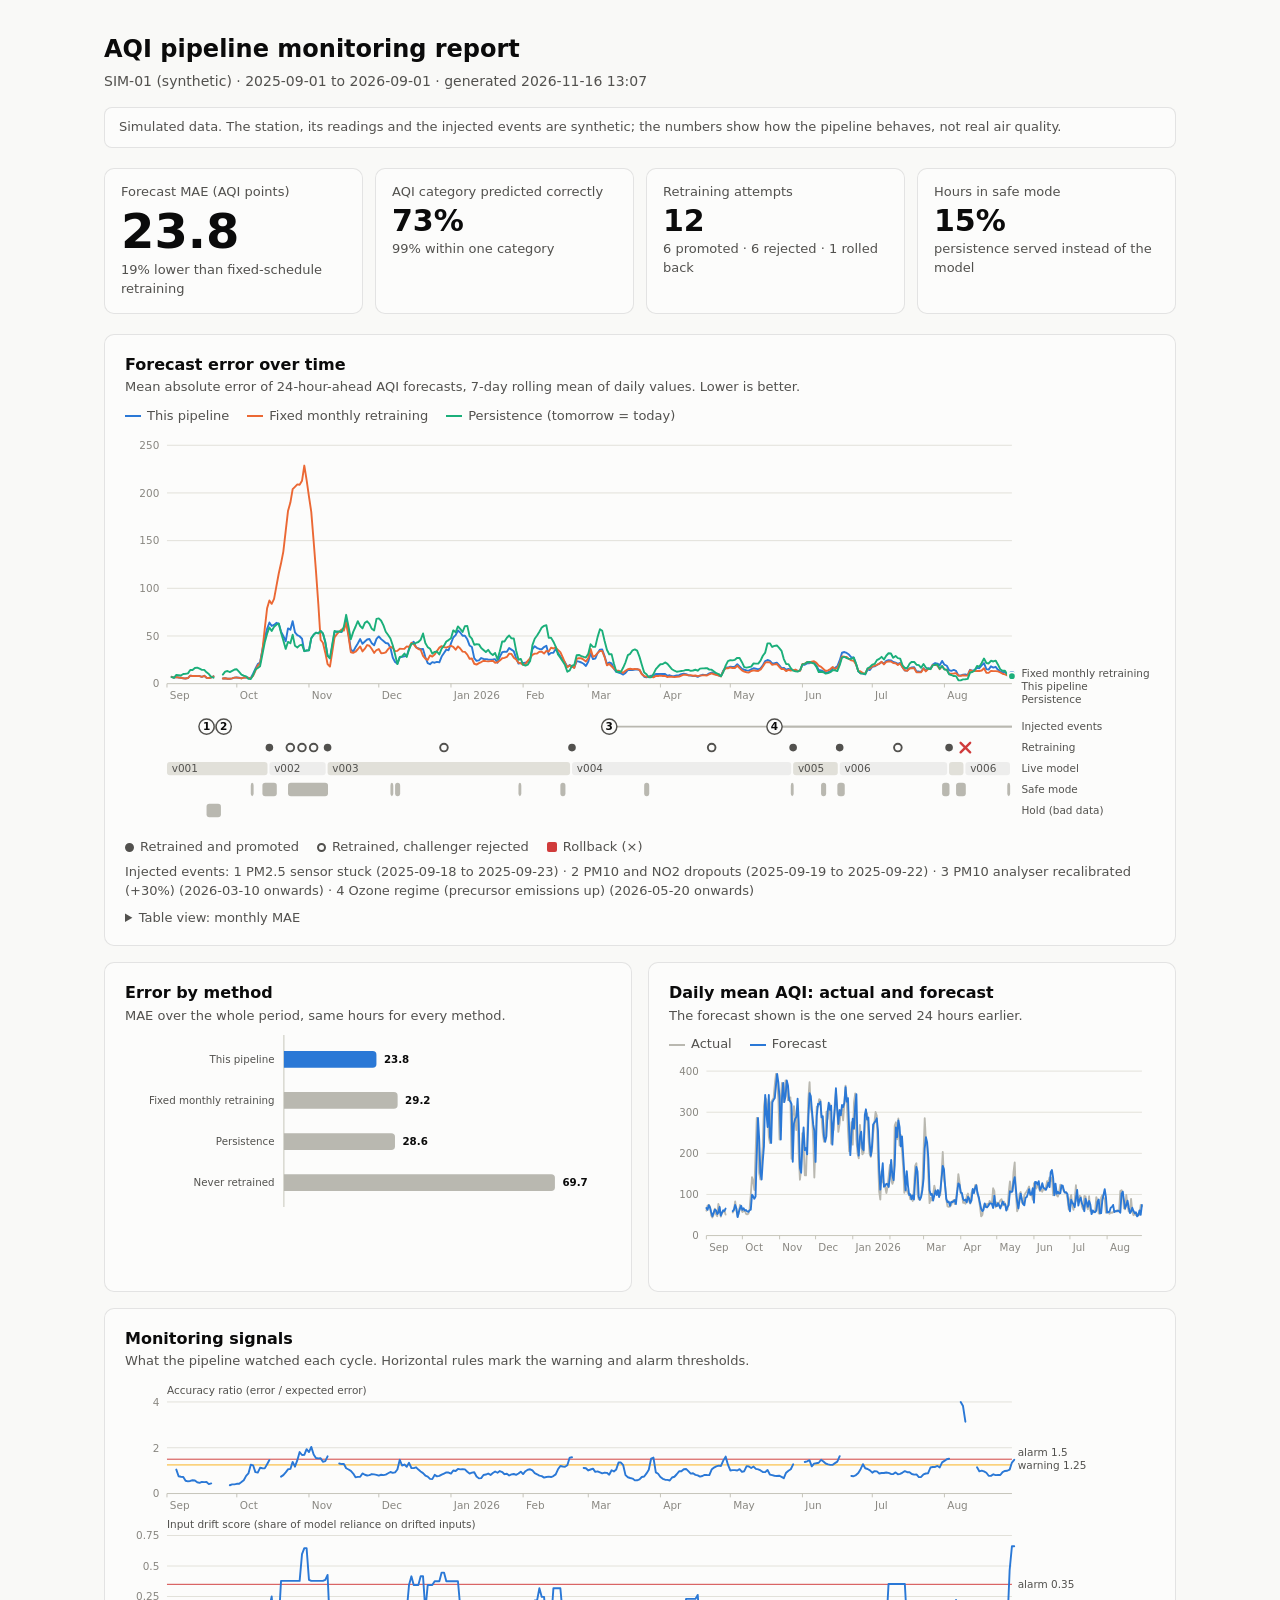
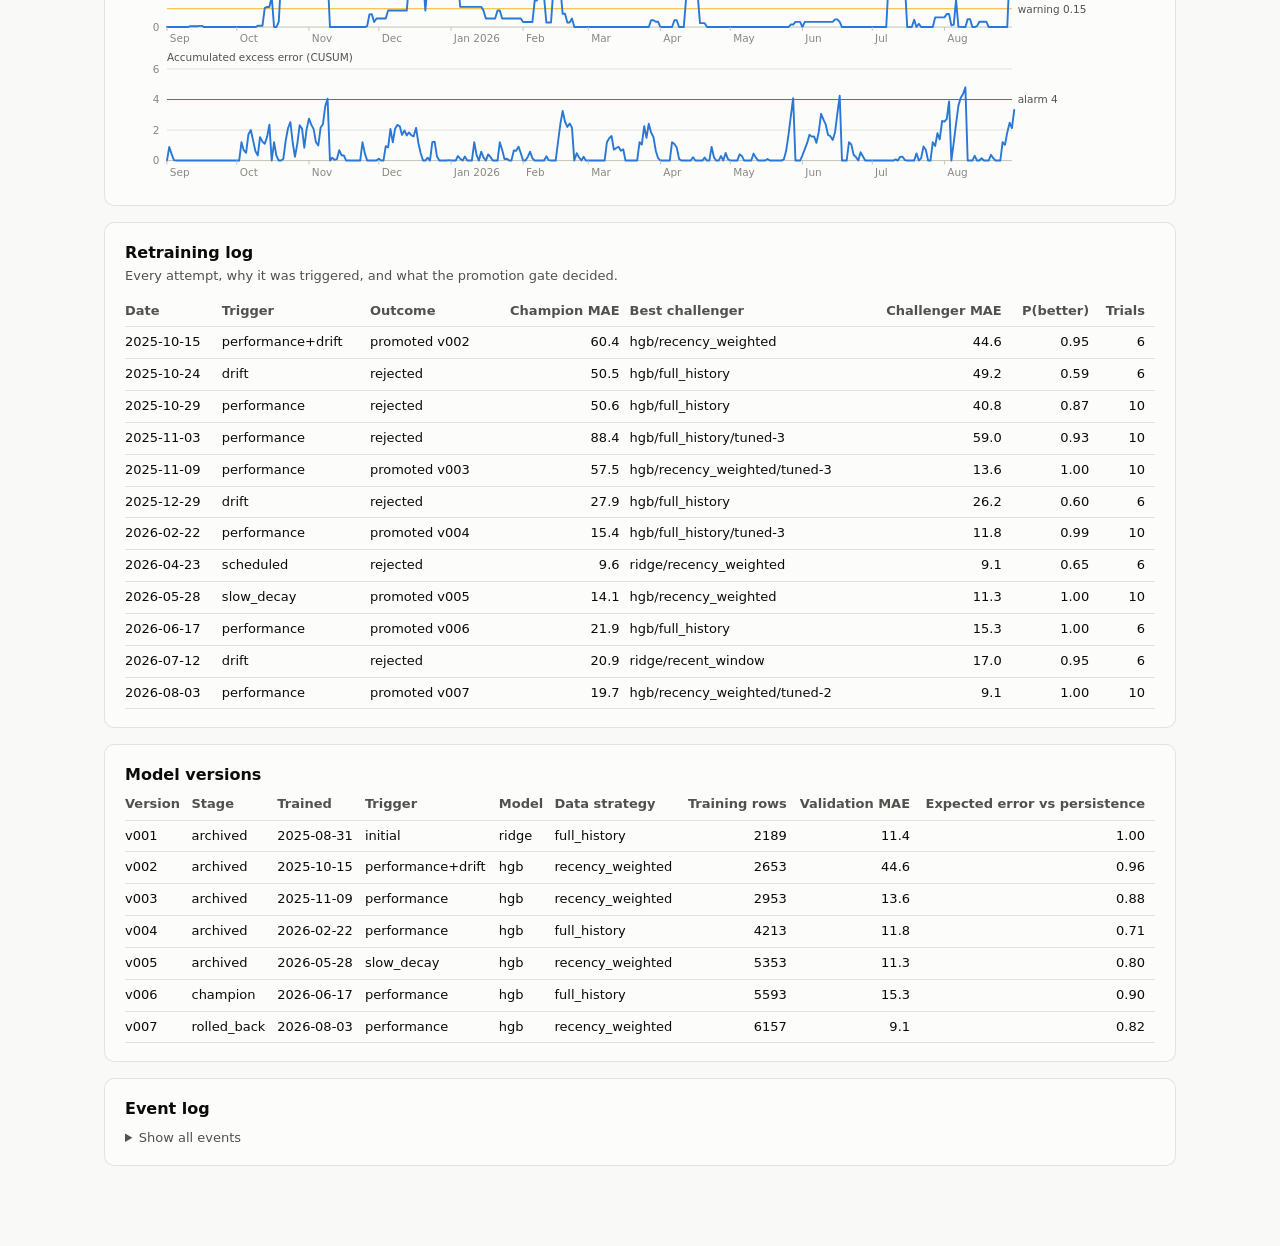
<file: sample_run/monitoring_report.html>
<!doctype html>
<html lang="en">
<head>
<meta charset="utf-8">
<meta name="viewport" content="width=device-width, initial-scale=1">
<title>AQI pipeline monitoring report</title>
<style>
.viz-root {
  color-scheme: light;
  --page: #f9f9f7; --surface: #fcfcfb; --ink: #0b0b0b; --ink2: #52514e; --muted: #898781;
  --grid: #e1e0d9; --axis: #c3c2b7; --border: rgba(11,11,11,0.10);
  --s1: #2a78d6; --s2: #eb6834; --s3: #1baf7a; --quiet: #b9b8b0;
  --warn: #fab219; --critical: #d03b3b; --good: #0ca30c; --band: rgba(11,11,11,0.06);
}
@media (prefers-color-scheme: dark) {
  :root:where(:not([data-theme="light"])) .viz-root {
    color-scheme: dark;
    --page: #0d0d0d; --surface: #1a1a19; --ink: #f0efec; --ink2: #c3c2b7; --muted: #898781;
    --grid: #2c2c2a; --axis: #383835; --border: rgba(255,255,255,0.10);
    --s1: #3987e5; --s2: #d95926; --s3: #199e70; --quiet: #5a5955; --band: rgba(255,255,255,0.07);
  }
}
:root[data-theme="dark"] .viz-root {
  color-scheme: dark;
  --page: #0d0d0d; --surface: #1a1a19; --ink: #f0efec; --ink2: #c3c2b7; --muted: #898781;
  --grid: #2c2c2a; --axis: #383835; --border: rgba(255,255,255,0.10);
  --s1: #3987e5; --s2: #d95926; --s3: #199e70; --quiet: #5a5955; --band: rgba(255,255,255,0.07);
}
* { box-sizing: border-box; }
html, body { margin: 0; }
body.viz-root { background: var(--page); color: var(--ink); font: 14px/1.45 system-ui, -apple-system, "Segoe UI", sans-serif; }
main { max-width: 1120px; margin: 0 auto; padding: 32px 24px 64px; }
h1 { font-size: 24px; font-weight: 650; margin: 0 0 4px; }
h2 { font-size: 16px; font-weight: 650; margin: 0 0 2px; }
.sub { color: var(--ink2); margin: 0; }
.note { color: var(--ink2); font-size: 13px; margin: 6px 0 0; }
.banner { margin: 16px 0 0; padding: 10px 14px; border: 1px solid var(--border); border-radius: 8px; background: var(--surface); color: var(--ink2); font-size: 13px; }
.tiles { display: grid; grid-template-columns: repeat(4, 1fr); gap: 12px; margin: 20px 0; }
.tile { background: var(--surface); border: 1px solid var(--border); border-radius: 10px; padding: 14px 16px; }
.tile .label { color: var(--ink2); font-size: 13px; }
.tile .value { font-size: 30px; font-weight: 650; line-height: 1.15; margin-top: 2px; }
.tile.hero .value { font-size: 48px; }
.tile .delta { color: var(--ink2); font-size: 13px; margin-top: 2px; }
.card { background: var(--surface); border: 1px solid var(--border); border-radius: 10px; padding: 18px 20px; margin: 0 0 16px; }
.card .sub { font-size: 13px; margin-bottom: 10px; }
.legend { display: flex; flex-wrap: wrap; gap: 6px 18px; margin: 6px 0 4px; color: var(--ink2); font-size: 13px; }
.legend span { display: inline-flex; align-items: center; gap: 6px; }
.key { width: 16px; height: 0; border-top: 2px solid; display: inline-block; }
.swatch { width: 10px; height: 10px; border-radius: 2px; display: inline-block; }
.dot { width: 9px; height: 9px; border-radius: 50%; display: inline-block; border: 2px solid var(--ink2); }
.dot.fill { background: var(--ink2); }
.chart { position: relative; }
svg { display: block; width: 100%; height: auto; overflow: visible; }
svg text { fill: var(--muted); font-size: 11px; font-variant-numeric: tabular-nums; }
svg text.lab { fill: var(--ink2); }
svg text.strong { fill: var(--ink); font-weight: 600; }
.tip { position: absolute; pointer-events: none; background: var(--surface); border: 1px solid var(--border); border-radius: 8px; padding: 8px 10px; font-size: 12px; box-shadow: 0 4px 16px rgba(0,0,0,.12); min-width: 150px; display: none; z-index: 2; }
.tip .t { color: var(--ink2); margin-bottom: 4px; }
.tip .r { display: flex; align-items: center; gap: 6px; justify-content: space-between; }
.tip .r b { font-weight: 650; color: var(--ink); }
.tip .r span { color: var(--ink2); display: inline-flex; align-items: center; gap: 6px; }
table { border-collapse: collapse; width: 100%; font-size: 13px; }
th, td { text-align: left; padding: 6px 10px 6px 0; border-bottom: 1px solid var(--grid); vertical-align: top; }
th { color: var(--ink2); font-weight: 600; }
td.num, th.num { text-align: right; font-variant-numeric: tabular-nums; }
details summary { cursor: pointer; color: var(--ink2); font-size: 13px; margin-top: 8px; }
.grid2 { display: grid; grid-template-columns: 1fr 1fr; gap: 16px; }
.pill { display: inline-block; padding: 1px 8px; border-radius: 999px; border: 1px solid var(--border); font-size: 12px; color: var(--ink2); }
@media (max-width: 820px) { .tiles { grid-template-columns: 1fr 1fr; } .grid2 { grid-template-columns: 1fr; } }
</style>
</head>
<body class="viz-root">
<main>
  <h1>AQI pipeline monitoring report</h1>
  <p class="sub" id="subtitle"></p>
  <div class="banner" id="banner" hidden></div>
  <div class="tiles" id="tiles"></div>

  <div class="card">
    <h2>Forecast error over time</h2>
    <p class="sub">Mean absolute error of 24-hour-ahead AQI forecasts, 7-day rolling mean of daily values. Lower is better.</p>
    <div class="legend" id="errLegend"></div>
    <div class="chart" id="errChart"></div>
    <div class="legend" id="laneLegend"></div>
    <details><summary>Table view: monthly MAE</summary><div id="monthlyTable"></div></details>
  </div>

  <div class="grid2">
    <div class="card">
      <h2>Error by method</h2>
      <p class="sub">MAE over the whole period, same hours for every method.</p>
      <div class="chart" id="barChart"></div>
    </div>
    <div class="card">
      <h2>Daily mean AQI: actual and forecast</h2>
      <p class="sub">The forecast shown is the one served 24 hours earlier.</p>
      <div class="legend" id="aqiLegend"></div>
      <div class="chart" id="aqiChart"></div>
    </div>
  </div>

  <div class="card">
    <h2>Monitoring signals</h2>
    <p class="sub">What the pipeline watched each cycle. Horizontal rules mark the warning and alarm thresholds.</p>
    <div class="chart" id="sigChart"></div>
  </div>

  <div class="card">
    <h2>Retraining log</h2>
    <p class="sub">Every attempt, why it was triggered, and what the promotion gate decided.</p>
    <div id="retrainTable"></div>
  </div>

  <div class="card">
    <h2>Model versions</h2>
    <div id="versionTable"></div>
  </div>

  <div class="card">
    <h2>Event log</h2>
    <details><summary>Show all events</summary><div id="eventTable"></div></details>
  </div>
</main>
<script id="report-data" type="application/json">{"location": "SIM-01 (synthetic)", "period": {"history_start": "2025-03-01", "production_start": "2025-09-01", "production_end": "2026-09-01"}, "seed": 7, "injected_events": [{"type": "sensor_stuck", "column": "pm25", "start": "2025-09-18", "end": "2025-09-23", "label": "PM2.5 sensor stuck"}, {"type": "sensor_dropout", "columns": ["pm10", "no2"], "start": "2025-09-19", "end": "2025-09-22", "rate": 0.7, "label": "PM10 and NO2 dropouts"}, {"type": "sensor_bias", "column": "pm10", "start": "2026-03-10", "factor": 1.3, "label": "PM10 analyser recalibrated (+30%)"}, {"type": "emission_regime", "start": "2026-05-20", "ramp_days": 15, "params": {"ozone_scale": 2.8}, "label": "Ozone regime (precursor emissions up)"}], "scored_hours": 8585, "comparison": {"pipeline": {"mae": 23.788, "rmse": 37.167, "bias": 0.876, "rel_mae": 0.833, "category_accuracy": 0.733, "category_within_one": 0.9861, "n": 8585, "retrainings": 12, "promotions": 6}, "static": {"mae": 69.669, "rmse": 108.003, "bias": -66.751, "rel_mae": 2.4397, "category_accuracy": 0.493, "category_within_one": 0.7703, "n": 8585, "retrainings": 0}, "scheduled": {"mae": 29.24, "rmse": 54.658, "bias": -10.9, "rel_mae": 1.0239, "category_accuracy": 0.7093, "category_within_one": 0.9539, "n": 8585, "retrainings": 12}, "persistence": {"mae": 28.557, "rmse": 42.917, "bias": -0.032, "rel_mae": 1.0, "category_accuracy": 0.6726, "category_within_one": 0.9793, "n": 8585, "retrainings": 0}}, "monthly_mae": [{"month": "2025-09", "n": 569, "mean_aqi": 60.5, "pipeline": 6.63, "static": 6.63, "scheduled": 6.63, "persistence": 12.52}, {"month": "2025-10", "n": 744, "mean_aqi": 209.7, "pipeline": 39.65, "static": 118.41, "scheduled": 115.93, "persistence": 35.0}, {"month": "2025-11", "n": 720, "mean_aqi": 271.7, "pipeline": 49.12, "static": 169.75, "scheduled": 41.71, "persistence": 57.65}, {"month": "2025-12", "n": 744, "mean_aqi": 285.8, "pipeline": 31.05, "static": 192.16, "scheduled": 35.35, "persistence": 39.2}, {"month": "2026-01", "n": 744, "mean_aqi": 209.4, "pipeline": 32.01, "static": 116.77, "scheduled": 25.79, "persistence": 40.39}, {"month": "2026-02", "n": 672, "mean_aqi": 150.9, "pipeline": 26.98, "static": 56.57, "scheduled": 27.76, "persistence": 33.95}, {"month": "2026-03", "n": 744, "mean_aqi": 121.9, "pipeline": 17.11, "static": 34.4, "scheduled": 16.78, "persistence": 27.64}, {"month": "2026-04", "n": 720, "mean_aqi": 87.7, "pipeline": 10.9, "static": 11.97, "scheduled": 10.36, "persistence": 16.39}, {"month": "2026-05", "n": 744, "mean_aqi": 95.7, "pipeline": 16.61, "static": 19.46, "scheduled": 15.31, "persistence": 23.57}, {"month": "2026-06", "n": 720, "mean_aqi": 113.4, "pipeline": 19.55, "static": 46.87, "scheduled": 19.79, "persistence": 18.56}, {"month": "2026-07", "n": 744, "mean_aqi": 79.4, "pipeline": 19.3, "static": 27.19, "scheduled": 17.57, "persistence": 21.37}, {"month": "2026-08", "n": 720, "mean_aqi": 65.9, "pipeline": 12.72, "static": 18.72, "scheduled": 11.34, "persistence": 12.93}], "daily": [{"date": "2025-09-01", "y": 60.39, "pipeline": 7.03, "static": 7.03, "scheduled": 7.03, "persistence": 3.21, "forecast": 66.85, "champion": "v001"}, {"date": "2025-09-02", "y": 73.16, "pipeline": 10.76, "static": 10.75, "scheduled": 10.75, "persistence": 12.84, "forecast": 62.4, "champion": "v001"}, {"date": "2025-09-03", "y": 74.5, "pipeline": 3.95, "static": 3.95, "scheduled": 3.95, "persistence": 4.4, "forecast": 73.82, "champion": "v001"}, {"date": "2025-09-04", "y": 70.58, "pipeline": 4.06, "static": 4.06, "scheduled": 4.06, "persistence": 4.16, "forecast": 68.0, "champion": "v001"}, {"date": "2025-09-05", "y": 49.12, "pipeline": 8.95, "static": 8.95, "scheduled": 8.95, "persistence": 21.45, "forecast": 57.21, "champion": "v001"}, {"date": "2025-09-06", "y": 44.01, "pipeline": 4.41, "static": 4.41, "scheduled": 4.41, "persistence": 7.26, "forecast": 46.71, "champion": "v001"}, {"date": "2025-09-07", "y": 51.1, "pipeline": 4.35, "static": 4.35, "scheduled": 4.35, "persistence": 7.09, "forecast": 54.8, "champion": "v001"}, {"date": "2025-09-08", "y": 65.56, "pipeline": 3.54, "static": 3.54, "scheduled": 3.54, "persistence": 14.46, "forecast": 62.86, "champion": "v001"}, {"date": "2025-09-09", "y": 51.92, "pipeline": 9.49, "static": 9.49, "scheduled": 9.49, "persistence": 13.64, "forecast": 61.41, "champion": "v001"}, {"date": "2025-09-10", "y": 47.02, "pipeline": 6.62, "static": 6.62, "scheduled": 6.62, "persistence": 7.3, "forecast": 52.16, "champion": "v001"}, {"date": "2025-09-11", "y": 76.86, "pipeline": 21.17, "static": 21.17, "scheduled": 21.17, "persistence": 29.84, "forecast": 55.69, "champion": "v001"}, {"date": "2025-09-12", "y": 67.7, "pipeline": 7.31, "static": 7.31, "scheduled": 7.31, "persistence": 20.74, "forecast": 69.81, "champion": "v001"}, {"date": "2025-09-13", "y": 45.93, "pipeline": 3.94, "static": 3.94, "scheduled": 3.94, "persistence": 21.77, "forecast": 48.54, "champion": "v001"}, {"date": "2025-09-14", "y": 55.01, "pipeline": 2.9, "static": 2.9, "scheduled": 2.9, "persistence": 10.08, "forecast": 55.66, "champion": "v001"}, {"date": "2025-09-15", "y": 57.8, "pipeline": 4.61, "static": 4.61, "scheduled": 4.61, "persistence": 6.81, "forecast": 61.69, "champion": "v001"}, {"date": "2025-09-16", "y": 60.42, "pipeline": 3.96, "static": 3.96, "scheduled": 3.96, "persistence": 4.97, "forecast": 59.46, "champion": "v001"}, {"date": "2025-09-17", "y": 51.11, "pipeline": 14.5, "static": 14.5, "scheduled": 14.5, "persistence": 6.99, "forecast": 65.61, "champion": "v001"}, {"date": "2025-09-18", "y": null, "pipeline": null, "static": null, "scheduled": null, "persistence": null, "forecast": null, "champion": "v001"}, {"date": "2025-09-19", "y": null, "pipeline": null, "static": null, "scheduled": null, "persistence": null, "forecast": null, "champion": "v001"}, {"date": "2025-09-20", "y": null, "pipeline": null, "static": null, "scheduled": null, "persistence": null, "forecast": null, "champion": "v001"}, {"date": "2025-09-21", "y": null, "pipeline": null, "static": null, "scheduled": null, "persistence": null, "forecast": null, "champion": "v001"}, {"date": "2025-09-22", "y": null, "pipeline": null, "static": null, "scheduled": null, "persistence": null, "forecast": null, "champion": "v001"}, {"date": "2025-09-23", "y": 56.24, "pipeline": 3.16, "static": 3.16, "scheduled": 3.16, "persistence": 1.24, "forecast": 59.4, "champion": "v001"}, {"date": "2025-09-24", "y": 61.69, "pipeline": 3.98, "static": 3.98, "scheduled": 3.98, "persistence": 5.6, "forecast": 62.91, "champion": "v001"}, {"date": "2025-09-25", "y": 83.29, "pipeline": 9.27, "static": 9.27, "scheduled": 9.27, "persistence": 21.6, "forecast": 74.41, "champion": "v001"}, {"date": "2025-09-26", "y": 61.58, "pipeline": 6.49, "static": 6.49, "scheduled": 6.49, "persistence": 22.1, "forecast": 65.87, "champion": "v001"}, {"date": "2025-09-27", "y": 46.48, "pipeline": 2.88, "static": 2.88, "scheduled": 2.88, "persistence": 16.16, "forecast": 44.78, "champion": "v001"}, {"date": "2025-09-28", "y": 53.28, "pipeline": 5.17, "static": 5.16, "scheduled": 5.16, "persistence": 6.8, "forecast": 57.09, "champion": "v001"}, {"date": "2025-09-29", "y": 74.33, "pipeline": 8.35, "static": 8.35, "scheduled": 8.35, "persistence": 21.04, "forecast": 66.2, "champion": "v001"}, {"date": "2025-09-30", "y": 64.73, "pipeline": 8.09, "static": 8.09, "scheduled": 8.09, "persistence": 10.65, "forecast": 72.54, "champion": "v001"}, {"date": "2025-10-01", "y": 57.37, "pipeline": 5.2, "static": 5.2, "scheduled": 4.78, "persistence": 7.44, "forecast": 62.56, "champion": "v001"}, {"date": "2025-10-02", "y": 59.16, "pipeline": 7.22, "static": 7.21, "scheduled": 7.21, "persistence": 2.04, "forecast": 66.38, "champion": "v001"}, {"date": "2025-10-03", "y": 60.99, "pipeline": 2.4, "static": 2.4, "scheduled": 2.35, "persistence": 3.08, "forecast": 61.07, "champion": "v001"}, {"date": "2025-10-04", "y": 53.04, "pipeline": 9.02, "static": 9.02, "scheduled": 8.94, "persistence": 7.95, "forecast": 62.06, "champion": "v001"}, {"date": "2025-10-05", "y": 51.68, "pipeline": 7.38, "static": 7.38, "scheduled": 7.3, "persistence": 2.0, "forecast": 59.06, "champion": "v001"}, {"date": "2025-10-06", "y": 53.13, "pipeline": 4.54, "static": 4.54, "scheduled": 4.35, "persistence": 1.53, "forecast": 57.67, "champion": "v001"}, {"date": "2025-10-07", "y": 62.85, "pipeline": 6.15, "static": 6.15, "scheduled": 5.98, "persistence": 9.9, "forecast": 61.69, "champion": "v001"}, {"date": "2025-10-08", "y": 99.4, "pipeline": 36.55, "static": 22.04, "scheduled": 20.95, "persistence": 36.55, "forecast": 62.85, "champion": "v001"}, {"date": "2025-10-09", "y": 142.29, "pipeline": 42.89, "static": 43.4, "scheduled": 44.74, "persistence": 42.89, "forecast": 99.4, "champion": "v001"}, {"date": "2025-10-10", "y": 132.26, "pipeline": 36.83, "static": 36.83, "scheduled": 40.51, "persistence": 14.1, "forecast": 95.43, "champion": "v001"}, {"date": "2025-10-11", "y": 110.98, "pipeline": 21.39, "static": 21.39, "scheduled": 25.02, "persistence": 21.28, "forecast": 89.59, "champion": "v001"}, {"date": "2025-10-12", "y": 197.85, "pipeline": 103.08, "static": 103.08, "scheduled": 105.13, "persistence": 89.2, "forecast": 94.77, "champion": "v001"}, {"date": "2025-10-13", "y": 286.45, "pipeline": 88.6, "static": 155.49, "scheduled": 159.79, "persistence": 88.59, "forecast": 197.85, "champion": "v001"}, {"date": "2025-10-14", "y": 235.11, "pipeline": 73.49, "static": 153.46, "scheduled": 157.69, "persistence": 73.49, "forecast": 286.45, "champion": "v001"}, {"date": "2025-10-15", "y": 151.8, "pipeline": 83.32, "static": 74.04, "scheduled": 77.58, "persistence": 83.32, "forecast": 235.11, "champion": "v002"}, {"date": "2025-10-16", "y": 136.46, "pipeline": 17.13, "static": 18.03, "scheduled": 19.94, "persistence": 17.13, "forecast": 151.8, "champion": "v002"}, {"date": "2025-10-17", "y": 180.52, "pipeline": 44.06, "static": 75.09, "scheduled": 77.17, "persistence": 44.06, "forecast": 136.46, "champion": "v002"}, {"date": "2025-10-18", "y": 217.3, "pipeline": 36.78, "static": 110.91, "scheduled": 117.01, "persistence": 36.78, "forecast": 180.52, "champion": "v002"}, {"date": "2025-10-19", "y": 314.88, "pipeline": 97.57, "static": 188.5, "scheduled": 199.06, "persistence": 97.57, "forecast": 217.3, "champion": "v002"}, {"date": "2025-10-20", "y": 336.11, "pipeline": 29.86, "static": 225.1, "scheduled": 235.18, "persistence": 21.23, "forecast": 342.06, "champion": "v002"}, {"date": "2025-10-21", "y": 330.78, "pipeline": 41.29, "static": 236.03, "scheduled": 243.22, "persistence": 16.47, "forecast": 299.14, "champion": "v002"}, {"date": "2025-10-22", "y": 308.78, "pipeline": 44.66, "static": 222.28, "scheduled": 229.93, "persistence": 22.0, "forecast": 264.12, "champion": "v002"}, {"date": "2025-10-23", "y": 240.3, "pipeline": 111.97, "static": 159.48, "scheduled": 165.11, "persistence": 68.48, "forecast": 342.1, "champion": "v002"}, {"date": "2025-10-24", "y": 224.96, "pipeline": 34.27, "static": 134.27, "scheduled": 139.67, "persistence": 34.27, "forecast": 240.3, "champion": "v002"}, {"date": "2025-10-25", "y": 324.41, "pipeline": 99.45, "static": 206.82, "scheduled": 215.61, "persistence": 99.45, "forecast": 224.96, "champion": "v002"}, {"date": "2025-10-26", "y": 330.0, "pipeline": 15.65, "static": 202.64, "scheduled": 215.79, "persistence": 15.65, "forecast": 324.41, "champion": "v002"}, {"date": "2025-10-27", "y": 334.69, "pipeline": 9.72, "static": 242.93, "scheduled": 253.43, "persistence": 9.72, "forecast": 330.0, "champion": "v002"}, {"date": "2025-10-28", "y": 366.63, "pipeline": 31.94, "static": 227.2, "scheduled": 240.54, "persistence": 31.94, "forecast": 334.69, "champion": "v002"}, {"date": "2025-10-29", "y": 393.08, "pipeline": 26.45, "static": 243.84, "scheduled": 258.67, "persistence": 26.45, "forecast": 366.63, "champion": "v002"}, {"date": "2025-10-30", "y": 372.52, "pipeline": 21.33, "static": 261.62, "scheduled": 276.9, "persistence": 21.33, "forecast": 393.08, "champion": "v002"}, {"date": "2025-10-31", "y": 333.55, "pipeline": 38.97, "static": 264.4, "scheduled": 34.39, "persistence": 38.97, "forecast": 372.52, "champion": "v002"}, {"date": "2025-11-01", "y": 233.49, "pipeline": 100.06, "static": 149.12, "scheduled": 92.88, "persistence": 100.06, "forecast": 333.55, "champion": "v002"}, {"date": "2025-11-02", "y": 335.73, "pipeline": 105.07, "static": 209.36, "scheduled": 104.88, "persistence": 105.07, "forecast": 233.49, "champion": "v002"}, {"date": "2025-11-03", "y": 371.3, "pipeline": 36.06, "static": 214.88, "scheduled": 37.08, "persistence": 36.06, "forecast": 335.73, "champion": "v002"}, {"date": "2025-11-04", "y": 324.63, "pipeline": 46.67, "static": 240.34, "scheduled": 25.66, "persistence": 46.67, "forecast": 371.3, "champion": "v002"}, {"date": "2025-11-05", "y": 339.43, "pipeline": 21.7, "static": 246.84, "scheduled": 12.86, "persistence": 21.7, "forecast": 324.63, "champion": "v002"}, {"date": "2025-11-06", "y": 376.97, "pipeline": 37.55, "static": 244.63, "scheduled": 13.79, "persistence": 37.55, "forecast": 339.43, "champion": "v002"}, {"date": "2025-11-07", "y": 364.69, "pipeline": 22.74, "static": 241.99, "scheduled": 13.25, "persistence": 22.74, "forecast": 376.97, "champion": "v002"}, {"date": "2025-11-08", "y": 329.34, "pipeline": 35.35, "static": 248.66, "scheduled": 20.07, "persistence": 35.35, "forecast": 364.69, "champion": "v002"}, {"date": "2025-11-09", "y": 330.09, "pipeline": 6.5, "static": 226.89, "scheduled": 21.34, "persistence": 6.5, "forecast": 329.34, "champion": "v003"}, {"date": "2025-11-10", "y": 335.88, "pipeline": 17.27, "static": 219.24, "scheduled": 18.22, "persistence": 15.07, "forecast": 325.78, "champion": "v003"}, {"date": "2025-11-11", "y": 186.72, "pipeline": 132.87, "static": 92.51, "scheduled": 131.75, "persistence": 149.16, "forecast": 319.59, "champion": "v003"}, {"date": "2025-11-12", "y": 289.48, "pipeline": 125.59, "static": 171.14, "scheduled": 121.47, "persistence": 121.18, "forecast": 179.5, "champion": "v003"}, {"date": "2025-11-13", "y": 314.65, "pipeline": 42.31, "static": 175.88, "scheduled": 37.22, "persistence": 29.19, "forecast": 272.34, "champion": "v003"}, {"date": "2025-11-14", "y": 287.38, "pipeline": 20.26, "static": 222.56, "scheduled": 32.0, "persistence": 27.27, "forecast": 284.34, "champion": "v003"}, {"date": "2025-11-15", "y": 256.63, "pipeline": 33.63, "static": 172.12, "scheduled": 36.49, "persistence": 33.95, "forecast": 288.65, "champion": "v003"}, {"date": "2025-11-16", "y": 299.15, "pipeline": 34.1, "static": 185.59, "scheduled": 12.47, "persistence": 42.6, "forecast": 332.94, "champion": "v003"}, {"date": "2025-11-17", "y": 196.98, "pipeline": 77.2, "static": 101.17, "scheduled": 76.24, "persistence": 102.16, "forecast": 274.18, "champion": "v003"}, {"date": "2025-11-18", "y": 135.75, "pipeline": 29.31, "static": 59.51, "scheduled": 29.75, "persistence": 61.23, "forecast": 164.08, "champion": "v003"}, {"date": "2025-11-19", "y": 164.68, "pipeline": 12.81, "static": 41.37, "scheduled": 6.96, "persistence": 28.93, "forecast": 152.78, "champion": "v003"}, {"date": "2025-11-20", "y": 248.97, "pipeline": 29.47, "static": 142.21, "scheduled": 32.69, "persistence": 84.28, "forecast": 220.03, "champion": "v003"}, {"date": "2025-11-21", "y": 222.43, "pipeline": 51.19, "static": 125.07, "scheduled": 40.17, "persistence": 64.45, "forecast": 262.72, "champion": "v003"}, {"date": "2025-11-22", "y": 146.57, "pipeline": 61.14, "static": 77.85, "scheduled": 54.61, "persistence": 75.86, "forecast": 207.71, "champion": "v003"}, {"date": "2025-11-23", "y": 146.42, "pipeline": 66.63, "static": 38.69, "scheduled": 32.63, "persistence": 6.63, "forecast": 213.05, "champion": "v003"}, {"date": "2025-11-24", "y": 230.77, "pipeline": 42.0, "static": 112.89, "scheduled": 39.74, "persistence": 84.35, "forecast": 197.52, "champion": "v003"}, {"date": "2025-11-25", "y": 332.82, "pipeline": 46.07, "static": 206.35, "scheduled": 50.04, "persistence": 102.05, "forecast": 286.75, "champion": "v003"}, {"date": "2025-11-26", "y": 373.25, "pipeline": 27.31, "static": 254.3, "scheduled": 33.66, "persistence": 40.43, "forecast": 346.05, "champion": "v003"}, {"date": "2025-11-27", "y": 308.54, "pipeline": 34.24, "static": 217.73, "scheduled": 27.94, "persistence": 65.05, "forecast": 339.13, "champion": "v003"}, {"date": "2025-11-28", "y": 295.16, "pipeline": 18.58, "static": 234.16, "scheduled": 15.76, "persistence": 28.13, "forecast": 302.74, "champion": "v003"}, {"date": "2025-11-29", "y": 232.64, "pipeline": 46.33, "static": 146.57, "scheduled": 26.52, "persistence": 64.11, "forecast": 270.31, "champion": "v003"}, {"date": "2025-11-30", "y": 141.03, "pipeline": 113.57, "static": 72.92, "scheduled": 53.19, "persistence": 91.6, "forecast": 254.61, "champion": "v003"}, {"date": "2025-12-01", "y": 228.87, "pipeline": 60.12, "static": 104.24, "scheduled": 47.18, "persistence": 88.47, "forecast": 179.11, "champion": "v003"}, {"date": "2025-12-02", "y": 313.17, "pipeline": 26.58, "static": 153.73, "scheduled": 19.35, "persistence": 84.3, "forecast": 290.98, "champion": "v003"}, {"date": "2025-12-03", "y": 313.42, "pipeline": 13.26, "static": 240.91, "scheduled": 34.3, "persistence": 6.72, "forecast": 320.13, "champion": "v003"}, {"date": "2025-12-04", "y": 331.51, "pipeline": 19.66, "static": 232.73, "scheduled": 34.15, "persistence": 18.2, "forecast": 319.19, "champion": "v003"}, {"date": "2025-12-05", "y": 329.09, "pipeline": 16.09, "static": 239.11, "scheduled": 38.89, "persistence": 3.78, "forecast": 325.6, "champion": "v003"}, {"date": "2025-12-06", "y": 290.39, "pipeline": 14.34, "static": 223.14, "scheduled": 42.17, "persistence": 38.7, "forecast": 287.4, "champion": "v003"}, {"date": "2025-12-07", "y": 249.82, "pipeline": 40.57, "static": 170.15, "scheduled": 47.7, "persistence": 40.57, "forecast": 290.39, "champion": "v003"}, {"date": "2025-12-08", "y": 228.26, "pipeline": 29.39, "static": 132.75, "scheduled": 21.99, "persistence": 21.56, "forecast": 241.03, "champion": "v003"}, {"date": "2025-12-09", "y": 241.58, "pipeline": 13.78, "static": 138.39, "scheduled": 21.3, "persistence": 13.78, "forecast": 228.26, "champion": "v003"}, {"date": "2025-12-10", "y": 301.16, "pipeline": 59.58, "static": 195.19, "scheduled": 50.73, "persistence": 59.58, "forecast": 241.58, "champion": "v003"}, {"date": "2025-12-11", "y": 282.88, "pipeline": 23.0, "static": 197.57, "scheduled": 32.81, "persistence": 23.0, "forecast": 301.16, "champion": "v003"}, {"date": "2025-12-12", "y": 306.88, "pipeline": 20.44, "static": 222.75, "scheduled": 39.62, "persistence": 24.0, "forecast": 322.87, "champion": "v003"}, {"date": "2025-12-13", "y": 319.49, "pipeline": 16.61, "static": 226.31, "scheduled": 59.76, "persistence": 12.61, "forecast": 305.71, "champion": "v003"}, {"date": "2025-12-14", "y": 223.75, "pipeline": 93.59, "static": 159.29, "scheduled": 43.31, "persistence": 95.74, "forecast": 315.99, "champion": "v003"}, {"date": "2025-12-15", "y": 252.45, "pipeline": 68.54, "static": 172.24, "scheduled": 51.94, "persistence": 63.15, "forecast": 221.11, "champion": "v003"}, {"date": "2025-12-16", "y": 257.0, "pipeline": 26.22, "static": 139.05, "scheduled": 12.59, "persistence": 16.06, "forecast": 274.14, "champion": "v003"}, {"date": "2025-12-17", "y": 322.15, "pipeline": 17.91, "static": 220.76, "scheduled": 26.61, "persistence": 65.15, "forecast": 308.53, "champion": "v003"}, {"date": "2025-12-18", "y": 351.03, "pipeline": 16.37, "static": 226.71, "scheduled": 20.31, "persistence": 28.88, "forecast": 358.16, "champion": "v003"}, {"date": "2025-12-19", "y": 311.56, "pipeline": 13.31, "static": 240.48, "scheduled": 34.82, "persistence": 40.25, "forecast": 310.15, "champion": "v003"}, {"date": "2025-12-20", "y": 252.36, "pipeline": 18.92, "static": 196.53, "scheduled": 14.31, "persistence": 59.2, "forecast": 271.28, "champion": "v003"}, {"date": "2025-12-21", "y": 271.34, "pipeline": 33.95, "static": 182.48, "scheduled": 22.96, "persistence": 26.0, "forecast": 305.29, "champion": "v003"}, {"date": "2025-12-22", "y": 303.68, "pipeline": 24.72, "static": 196.92, "scheduled": 42.37, "persistence": 32.34, "forecast": 292.25, "champion": "v003"}, {"date": "2025-12-23", "y": 308.24, "pipeline": 17.56, "static": 219.92, "scheduled": 45.86, "persistence": 5.23, "forecast": 317.42, "champion": "v003"}, {"date": "2025-12-24", "y": 279.97, "pipeline": 33.18, "static": 188.45, "scheduled": 18.38, "persistence": 28.27, "forecast": 312.46, "champion": "v003"}, {"date": "2025-12-25", "y": 321.8, "pipeline": 12.51, "static": 230.36, "scheduled": 35.54, "persistence": 42.48, "forecast": 322.39, "champion": "v003"}, {"date": "2025-12-26", "y": 364.5, "pipeline": 19.47, "static": 247.27, "scheduled": 60.26, "persistence": 42.7, "forecast": 361.12, "champion": "v003"}, {"date": "2025-12-27", "y": 327.08, "pipeline": 15.17, "static": 233.95, "scheduled": 38.95, "persistence": 37.74, "forecast": 325.86, "champion": "v003"}, {"date": "2025-12-28", "y": 258.17, "pipeline": 76.22, "static": 201.05, "scheduled": 34.48, "persistence": 68.91, "forecast": 334.39, "champion": "v003"}, {"date": "2025-12-29", "y": 204.87, "pipeline": 51.19, "static": 115.81, "scheduled": 35.56, "persistence": 53.3, "forecast": 255.79, "champion": "v003"}, {"date": "2025-12-30", "y": 237.04, "pipeline": 42.1, "static": 136.55, "scheduled": 41.68, "persistence": 36.12, "forecast": 195.67, "champion": "v003"}, {"date": "2025-12-31", "y": 275.4, "pipeline": 28.15, "static": 172.23, "scheduled": 25.84, "persistence": 38.36, "forecast": 247.61, "champion": "v003"}, {"date": "2026-01-01", "y": 221.22, "pipeline": 63.17, "static": 130.62, "scheduled": 40.82, "persistence": 56.01, "forecast": 284.39, "champion": "v003"}, {"date": "2026-01-02", "y": 322.39, "pipeline": 62.85, "static": 211.4, "scheduled": 53.01, "persistence": 101.17, "forecast": 259.54, "champion": "v003"}, {"date": "2026-01-03", "y": 345.45, "pipeline": 32.89, "static": 240.8, "scheduled": 17.55, "persistence": 23.38, "forecast": 312.55, "champion": "v003"}, {"date": "2026-01-04", "y": 233.15, "pipeline": 110.51, "static": 186.62, "scheduled": 59.5, "persistence": 112.3, "forecast": 343.66, "champion": "v003"}, {"date": "2026-01-05", "y": 198.19, "pipeline": 35.93, "static": 128.04, "scheduled": 19.68, "persistence": 35.2, "forecast": 218.63, "champion": "v003"}, {"date": "2026-01-06", "y": 187.7, "pipeline": 18.04, "static": 70.61, "scheduled": 18.52, "persistence": 13.14, "forecast": 194.64, "champion": "v003"}, {"date": "2026-01-07", "y": 269.21, "pipeline": 29.02, "static": 163.86, "scheduled": 23.77, "persistence": 81.51, "forecast": 240.18, "champion": "v003"}, {"date": "2026-01-08", "y": 221.44, "pipeline": 36.12, "static": 123.96, "scheduled": 21.17, "persistence": 57.28, "forecast": 252.54, "champion": "v003"}, {"date": "2026-01-09", "y": 197.8, "pipeline": 18.15, "static": 125.68, "scheduled": 22.26, "persistence": 26.26, "forecast": 212.39, "champion": "v003"}, {"date": "2026-01-10", "y": 200.99, "pipeline": 21.97, "static": 97.02, "scheduled": 20.15, "persistence": 4.41, "forecast": 207.6, "champion": "v003"}, {"date": "2026-01-11", "y": 268.8, "pipeline": 28.25, "static": 163.59, "scheduled": 21.08, "persistence": 67.94, "forecast": 293.08, "champion": "v003"}, {"date": "2026-01-12", "y": 294.23, "pipeline": 16.66, "static": 172.68, "scheduled": 12.99, "persistence": 38.35, "forecast": 306.97, "champion": "v003"}, {"date": "2026-01-13", "y": 297.17, "pipeline": 21.03, "static": 224.38, "scheduled": 29.9, "persistence": 12.72, "forecast": 281.87, "champion": "v003"}, {"date": "2026-01-14", "y": 241.4, "pipeline": 45.79, "static": 156.8, "scheduled": 31.07, "persistence": 55.76, "forecast": 287.09, "champion": "v003"}, {"date": "2026-01-15", "y": 199.0, "pipeline": 29.14, "static": 107.27, "scheduled": 30.86, "persistence": 42.4, "forecast": 228.14, "champion": "v003"}, {"date": "2026-01-16", "y": 191.3, "pipeline": 16.73, "static": 87.05, "scheduled": 19.42, "persistence": 11.14, "forecast": 194.14, "champion": "v003"}, {"date": "2026-01-17", "y": 205.79, "pipeline": 20.12, "static": 101.68, "scheduled": 18.5, "persistence": 20.51, "forecast": 216.16, "champion": "v003"}, {"date": "2026-01-18", "y": 248.04, "pipeline": 26.63, "static": 133.21, "scheduled": 23.5, "persistence": 42.25, "forecast": 270.17, "champion": "v003"}, {"date": "2026-01-19", "y": 273.35, "pipeline": 18.26, "static": 170.28, "scheduled": 14.48, "persistence": 25.31, "forecast": 274.63, "champion": "v003"}, {"date": "2026-01-20", "y": 300.38, "pipeline": 22.97, "static": 207.51, "scheduled": 16.12, "persistence": 27.86, "forecast": 278.15, "champion": "v003"}, {"date": "2026-01-21", "y": 291.97, "pipeline": 20.04, "static": 213.74, "scheduled": 33.97, "persistence": 8.58, "forecast": 285.17, "champion": "v003"}, {"date": "2026-01-22", "y": 189.53, "pipeline": 71.71, "static": 126.2, "scheduled": 43.27, "persistence": 102.49, "forecast": 255.52, "champion": "v003"}, {"date": "2026-01-23", "y": 106.53, "pipeline": 51.28, "static": 35.58, "scheduled": 36.94, "persistence": 83.0, "forecast": 157.81, "champion": "v003"}, {"date": "2026-01-24", "y": 87.44, "pipeline": 24.09, "static": 7.48, "scheduled": 21.22, "persistence": 20.77, "forecast": 111.53, "champion": "v003"}, {"date": "2026-01-25", "y": 156.62, "pipeline": 25.36, "static": 56.46, "scheduled": 29.79, "persistence": 69.18, "forecast": 145.86, "champion": "v003"}, {"date": "2026-01-26", "y": 130.8, "pipeline": 45.66, "static": 30.3, "scheduled": 39.1, "persistence": 41.82, "forecast": 175.93, "champion": "v003"}, {"date": "2026-01-27", "y": 126.18, "pipeline": 11.6, "static": 40.91, "scheduled": 13.24, "persistence": 6.74, "forecast": 118.83, "champion": "v003"}, {"date": "2026-01-28", "y": 119.35, "pipeline": 7.68, "static": 13.17, "scheduled": 6.76, "persistence": 6.83, "forecast": 120.97, "champion": "v003"}, {"date": "2026-01-29", "y": 103.61, "pipeline": 22.26, "static": 18.61, "scheduled": 30.94, "persistence": 16.06, "forecast": 125.87, "champion": "v003"}, {"date": "2026-01-30", "y": 118.16, "pipeline": 11.19, "static": 27.41, "scheduled": 12.14, "persistence": 14.55, "forecast": 124.95, "champion": "v003"}, {"date": "2026-01-31", "y": 145.3, "pipeline": 27.14, "static": 47.1, "scheduled": 17.92, "persistence": 27.14, "forecast": 118.16, "champion": "v003"}, {"date": "2026-02-01", "y": 171.54, "pipeline": 26.24, "static": 65.22, "scheduled": 18.06, "persistence": 26.24, "forecast": 145.3, "champion": "v003"}, {"date": "2026-02-02", "y": 137.12, "pipeline": 47.04, "static": 38.64, "scheduled": 45.5, "persistence": 34.85, "forecast": 184.17, "champion": "v003"}, {"date": "2026-02-03", "y": 125.7, "pipeline": 20.48, "static": 23.83, "scheduled": 35.82, "persistence": 14.15, "forecast": 145.61, "champion": "v003"}, {"date": "2026-02-04", "y": 134.32, "pipeline": 25.32, "static": 39.11, "scheduled": 26.32, "persistence": 33.23, "forecast": 134.86, "champion": "v003"}, {"date": "2026-02-05", "y": 266.86, "pipeline": 95.99, "static": 134.7, "scheduled": 56.42, "persistence": 132.54, "forecast": 170.87, "champion": "v003"}, {"date": "2026-02-06", "y": 275.47, "pipeline": 33.24, "static": 153.59, "scheduled": 20.17, "persistence": 61.21, "forecast": 262.69, "champion": "v003"}, {"date": "2026-02-07", "y": 234.25, "pipeline": 12.69, "static": 172.66, "scheduled": 19.83, "persistence": 51.48, "forecast": 239.56, "champion": "v003"}, {"date": "2026-02-08", "y": 284.72, "pipeline": 19.86, "static": 159.14, "scheduled": 30.03, "persistence": 54.01, "forecast": 280.22, "champion": "v003"}, {"date": "2026-02-09", "y": 219.39, "pipeline": 44.98, "static": 130.24, "scheduled": 45.99, "persistence": 65.34, "forecast": 264.37, "champion": "v003"}, {"date": "2026-02-10", "y": 245.01, "pipeline": 36.38, "static": 152.32, "scheduled": 22.5, "persistence": 26.24, "forecast": 216.72, "champion": "v003"}, {"date": "2026-02-11", "y": 206.57, "pipeline": 35.39, "static": 94.7, "scheduled": 44.98, "persistence": 38.44, "forecast": 241.11, "champion": "v003"}, {"date": "2026-02-12", "y": 167.33, "pipeline": 30.29, "static": 69.69, "scheduled": 52.03, "persistence": 39.24, "forecast": 196.95, "champion": "v003"}, {"date": "2026-02-13", "y": 104.09, "pipeline": 46.86, "static": 11.67, "scheduled": 49.34, "persistence": 63.24, "forecast": 150.96, "champion": "v003"}, {"date": "2026-02-14", "y": 116.43, "pipeline": 13.23, "static": 26.32, "scheduled": 13.49, "persistence": 21.17, "forecast": 109.72, "champion": "v003"}, {"date": "2026-02-15", "y": 109.9, "pipeline": 46.9, "static": 9.13, "scheduled": 39.13, "persistence": 18.71, "forecast": 156.79, "champion": "v003"}, {"date": "2026-02-16", "y": 102.43, "pipeline": 18.69, "static": 12.66, "scheduled": 25.72, "persistence": 7.72, "forecast": 120.92, "champion": "v003"}, {"date": "2026-02-17", "y": 100.2, "pipeline": 7.3, "static": 7.65, "scheduled": 6.73, "persistence": 2.69, "forecast": 98.63, "champion": "v003"}, {"date": "2026-02-18", "y": 88.29, "pipeline": 11.91, "static": 6.14, "scheduled": 9.07, "persistence": 11.91, "forecast": 100.2, "champion": "v003"}, {"date": "2026-02-19", "y": 97.66, "pipeline": 10.9, "static": 16.79, "scheduled": 9.16, "persistence": 10.9, "forecast": 88.29, "champion": "v003"}, {"date": "2026-02-20", "y": 84.2, "pipeline": 14.14, "static": 11.43, "scheduled": 16.96, "persistence": 14.14, "forecast": 97.66, "champion": "v003"}, {"date": "2026-02-21", "y": 114.4, "pipeline": 27.77, "static": 36.46, "scheduled": 26.62, "persistence": 30.95, "forecast": 87.84, "champion": "v003"}, {"date": "2026-02-22", "y": 169.41, "pipeline": 32.53, "static": 58.63, "scheduled": 34.75, "persistence": 55.01, "forecast": 139.68, "champion": "v004"}, {"date": "2026-02-23", "y": 176.02, "pipeline": 14.68, "static": 78.0, "scheduled": 12.46, "persistence": 11.71, "forecast": 166.92, "champion": "v004"}, {"date": "2026-02-24", "y": 102.28, "pipeline": 53.97, "static": 15.11, "scheduled": 73.72, "persistence": 73.74, "forecast": 156.24, "champion": "v004"}, {"date": "2026-02-25", "y": 88.16, "pipeline": 7.89, "static": 5.25, "scheduled": 13.76, "persistence": 14.11, "forecast": 93.99, "champion": "v004"}, {"date": "2026-02-26", "y": 87.8, "pipeline": 4.56, "static": 4.57, "scheduled": 7.9, "persistence": 3.67, "forecast": 87.15, "champion": "v004"}, {"date": "2026-02-27", "y": 95.25, "pipeline": 5.08, "static": 16.77, "scheduled": 7.4, "persistence": 7.45, "forecast": 94.78, "champion": "v004"}, {"date": "2026-02-28", "y": 121.69, "pipeline": 11.23, "static": 33.51, "scheduled": 13.3, "persistence": 26.44, "forecast": 110.82, "champion": "v004"}, {"date": "2026-03-01", "y": 204.45, "pipeline": 65.84, "static": 95.74, "scheduled": 60.45, "persistence": 82.76, "forecast": 138.61, "champion": "v004"}, {"date": "2026-03-02", "y": 285.37, "pipeline": 74.07, "static": 165.46, "scheduled": 78.69, "persistence": 80.92, "forecast": 211.31, "champion": "v004"}, {"date": "2026-03-03", "y": 230.6, "pipeline": 12.23, "static": 156.29, "scheduled": 15.72, "persistence": 55.18, "forecast": 239.12, "champion": "v004"}, {"date": "2026-03-04", "y": 219.56, "pipeline": 11.25, "static": 140.75, "scheduled": 22.42, "persistence": 13.56, "forecast": 226.27, "champion": "v004"}, {"date": "2026-03-05", "y": 144.38, "pipeline": 44.16, "static": 54.1, "scheduled": 26.03, "persistence": 75.17, "forecast": 188.03, "champion": "v004"}, {"date": "2026-03-06", "y": 78.92, "pipeline": 31.02, "static": 14.17, "scheduled": 24.19, "persistence": 65.47, "forecast": 109.94, "champion": "v004"}, {"date": "2026-03-07", "y": 91.3, "pipeline": 11.95, "static": 12.72, "scheduled": 11.25, "persistence": 14.46, "forecast": 99.34, "champion": "v004"}, {"date": "2026-03-08", "y": 85.47, "pipeline": 16.02, "static": 10.35, "scheduled": 17.02, "persistence": 8.97, "forecast": 101.21, "champion": "v004"}, {"date": "2026-03-09", "y": 98.8, "pipeline": 17.83, "static": 19.4, "scheduled": 18.02, "persistence": 16.13, "forecast": 84.96, "champion": "v004"}, {"date": "2026-03-10", "y": 121.35, "pipeline": 23.19, "static": 24.88, "scheduled": 26.23, "persistence": 22.72, "forecast": 98.17, "champion": "v004"}, {"date": "2026-03-11", "y": 107.32, "pipeline": 4.09, "static": 13.91, "scheduled": 5.39, "persistence": 14.03, "forecast": 109.84, "champion": "v004"}, {"date": "2026-03-12", "y": 103.31, "pipeline": 5.89, "static": 13.82, "scheduled": 8.7, "persistence": 5.93, "forecast": 98.47, "champion": "v004"}, {"date": "2026-03-13", "y": 107.44, "pipeline": 7.12, "static": 14.26, "scheduled": 10.74, "persistence": 7.29, "forecast": 110.63, "champion": "v004"}, {"date": "2026-03-14", "y": 97.0, "pipeline": 7.67, "static": 16.51, "scheduled": 8.79, "persistence": 10.44, "forecast": 93.3, "champion": "v004"}, {"date": "2026-03-15", "y": 98.96, "pipeline": 10.01, "static": 12.75, "scheduled": 11.36, "persistence": 10.18, "forecast": 108.52, "champion": "v004"}, {"date": "2026-03-16", "y": 146.64, "pipeline": 9.18, "static": 42.35, "scheduled": 8.38, "persistence": 47.67, "forecast": 138.3, "champion": "v004"}, {"date": "2026-03-17", "y": 203.13, "pipeline": 35.12, "static": 63.04, "scheduled": 41.35, "persistence": 61.16, "forecast": 169.45, "champion": "v004"}, {"date": "2026-03-18", "y": 136.68, "pipeline": 25.49, "static": 51.48, "scheduled": 16.91, "persistence": 66.45, "forecast": 161.05, "champion": "v004"}, {"date": "2026-03-19", "y": 120.86, "pipeline": 6.73, "static": 22.9, "scheduled": 11.61, "persistence": 15.82, "forecast": 119.03, "champion": "v004"}, {"date": "2026-03-20", "y": 87.83, "pipeline": 5.51, "static": 3.37, "scheduled": 7.31, "persistence": 33.03, "forecast": 89.14, "champion": "v004"}, {"date": "2026-03-21", "y": 70.87, "pipeline": 10.83, "static": 4.89, "scheduled": 11.6, "persistence": 16.96, "forecast": 81.39, "champion": "v004"}, {"date": "2026-03-22", "y": 69.82, "pipeline": 12.82, "static": 6.78, "scheduled": 10.29, "persistence": 1.47, "forecast": 82.64, "champion": "v004"}, {"date": "2026-03-23", "y": 70.44, "pipeline": 3.39, "static": 3.88, "scheduled": 3.25, "persistence": 1.68, "forecast": 72.56, "champion": "v004"}, {"date": "2026-03-24", "y": 73.89, "pipeline": 7.97, "static": 2.39, "scheduled": 8.37, "persistence": 3.45, "forecast": 81.87, "champion": "v004"}, {"date": "2026-03-25", "y": 83.34, "pipeline": 3.56, "static": 7.76, "scheduled": 3.3, "persistence": 9.45, "forecast": 81.34, "champion": "v004"}, {"date": "2026-03-26", "y": 86.4, "pipeline": 3.07, "static": 3.1, "scheduled": 6.82, "persistence": 3.07, "forecast": 83.34, "champion": "v004"}, {"date": "2026-03-27", "y": 76.5, "pipeline": 10.49, "static": 3.72, "scheduled": 6.61, "persistence": 10.49, "forecast": 86.4, "champion": "v004"}, {"date": "2026-03-28", "y": 86.61, "pipeline": 17.3, "static": 15.38, "scheduled": 11.55, "persistence": 17.3, "forecast": 76.5, "champion": "v004"}, {"date": "2026-03-29", "y": 111.48, "pipeline": 6.62, "static": 9.88, "scheduled": 6.2, "persistence": 24.88, "forecast": 105.46, "champion": "v004"}, {"date": "2026-03-30", "y": 149.33, "pipeline": 22.33, "static": 29.85, "scheduled": 14.14, "persistence": 37.85, "forecast": 127.01, "champion": "v004"}, {"date": "2026-03-31", "y": 129.99, "pipeline": 7.69, "static": 30.59, "scheduled": 7.63, "persistence": 22.98, "forecast": 123.16, "champion": "v004"}, {"date": "2026-04-01", "y": 103.48, "pipeline": 3.87, "static": 24.66, "scheduled": 6.76, "persistence": 26.51, "forecast": 104.68, "champion": "v004"}, {"date": "2026-04-02", "y": 102.78, "pipeline": 3.26, "static": 12.1, "scheduled": 3.48, "persistence": 3.91, "forecast": 103.26, "champion": "v004"}, {"date": "2026-04-03", "y": 79.88, "pipeline": 9.68, "static": 3.97, "scheduled": 6.85, "persistence": 22.9, "forecast": 89.19, "champion": "v004"}, {"date": "2026-04-04", "y": 80.33, "pipeline": 5.03, "static": 4.22, "scheduled": 4.28, "persistence": 6.45, "forecast": 84.92, "champion": "v004"}, {"date": "2026-04-05", "y": 77.48, "pipeline": 10.03, "static": 8.9, "scheduled": 8.8, "persistence": 4.75, "forecast": 87.51, "champion": "v004"}, {"date": "2026-04-06", "y": 95.76, "pipeline": 15.26, "static": 14.0, "scheduled": 12.53, "persistence": 18.28, "forecast": 80.57, "champion": "v004"}, {"date": "2026-04-07", "y": 102.2, "pipeline": 9.53, "static": 6.82, "scheduled": 5.86, "persistence": 12.59, "forecast": 94.06, "champion": "v004"}, {"date": "2026-04-08", "y": 83.48, "pipeline": 7.32, "static": 4.72, "scheduled": 9.0, "persistence": 18.72, "forecast": 90.07, "champion": "v004"}, {"date": "2026-04-09", "y": 78.16, "pipeline": 5.19, "static": 4.25, "scheduled": 4.55, "persistence": 6.83, "forecast": 79.24, "champion": "v004"}, {"date": "2026-04-10", "y": 103.35, "pipeline": 17.44, "static": 22.43, "scheduled": 14.8, "persistence": 25.19, "forecast": 85.91, "champion": "v004"}, {"date": "2026-04-11", "y": 112.34, "pipeline": 8.2, "static": 7.52, "scheduled": 11.19, "persistence": 9.57, "forecast": 113.09, "champion": "v004"}, {"date": "2026-04-12", "y": 104.2, "pipeline": 6.49, "static": 16.39, "scheduled": 7.11, "persistence": 9.28, "forecast": 103.61, "champion": "v004"}, {"date": "2026-04-13", "y": 122.79, "pipeline": 7.84, "static": 16.01, "scheduled": 8.15, "persistence": 18.59, "forecast": 116.06, "champion": "v004"}, {"date": "2026-04-14", "y": 123.38, "pipeline": 6.41, "static": 12.34, "scheduled": 7.67, "persistence": 5.96, "forecast": 122.3, "champion": "v004"}, {"date": "2026-04-15", "y": 102.1, "pipeline": 4.24, "static": 15.97, "scheduled": 4.35, "persistence": 21.27, "forecast": 103.26, "champion": "v004"}, {"date": "2026-04-16", "y": 90.09, "pipeline": 6.45, "static": 9.23, "scheduled": 6.82, "persistence": 12.03, "forecast": 93.92, "champion": "v004"}, {"date": "2026-04-17", "y": 71.54, "pipeline": 9.92, "static": 9.42, "scheduled": 10.29, "persistence": 18.55, "forecast": 79.13, "champion": "v004"}, {"date": "2026-04-18", "y": 46.73, "pipeline": 18.48, "static": 14.16, "scheduled": 14.48, "persistence": 24.81, "forecast": 65.21, "champion": "v004"}, {"date": "2026-04-19", "y": 50.49, "pipeline": 11.53, "static": 6.58, "scheduled": 9.27, "persistence": 10.93, "forecast": 59.63, "champion": "v004"}, {"date": "2026-04-20", "y": 69.4, "pipeline": 7.28, "static": 10.29, "scheduled": 9.68, "persistence": 18.92, "forecast": 62.51, "champion": "v004"}, {"date": "2026-04-21", "y": 76.55, "pipeline": 7.18, "static": 5.82, "scheduled": 5.34, "persistence": 7.83, "forecast": 78.28, "champion": "v004"}, {"date": "2026-04-22", "y": 70.8, "pipeline": 15.04, "static": 8.06, "scheduled": 13.65, "persistence": 9.68, "forecast": 69.37, "champion": "v004"}, {"date": "2026-04-23", "y": 77.17, "pipeline": 12.78, "static": 11.77, "scheduled": 12.69, "persistence": 12.03, "forecast": 68.58, "champion": "v004"}, {"date": "2026-04-24", "y": 72.33, "pipeline": 3.32, "static": 5.29, "scheduled": 4.11, "persistence": 5.75, "forecast": 72.59, "champion": "v004"}, {"date": "2026-04-25", "y": 84.23, "pipeline": 9.42, "static": 13.54, "scheduled": 10.28, "persistence": 11.9, "forecast": 77.89, "champion": "v004"}, {"date": "2026-04-26", "y": 80.56, "pipeline": 4.94, "static": 3.5, "scheduled": 4.13, "persistence": 4.36, "forecast": 78.38, "champion": "v004"}, {"date": "2026-04-27", "y": 77.35, "pipeline": 2.94, "static": 3.68, "scheduled": 3.08, "persistence": 3.21, "forecast": 77.06, "champion": "v004"}, {"date": "2026-04-28", "y": 114.98, "pipeline": 47.86, "static": 36.43, "scheduled": 44.53, "persistence": 37.63, "forecast": 67.11, "champion": "v004"}, {"date": "2026-04-29", "y": 107.9, "pipeline": 36.27, "static": 33.13, "scheduled": 34.41, "persistence": 57.37, "forecast": 96.87, "champion": "v004"}, {"date": "2026-04-30", "y": 68.85, "pipeline": 13.69, "static": 13.97, "scheduled": 12.72, "persistence": 45.91, "forecast": 72.27, "champion": "v004"}, {"date": "2026-05-01", "y": 80.55, "pipeline": 9.29, "static": 14.14, "scheduled": 9.61, "persistence": 12.26, "forecast": 71.77, "champion": "v004"}, {"date": "2026-05-02", "y": 71.9, "pipeline": 8.16, "static": 14.17, "scheduled": 6.79, "persistence": 9.82, "forecast": 78.94, "champion": "v004"}, {"date": "2026-05-03", "y": 79.79, "pipeline": 6.16, "static": 7.45, "scheduled": 4.13, "persistence": 8.59, "forecast": 73.87, "champion": "v004"}, {"date": "2026-05-04", "y": 85.49, "pipeline": 21.69, "static": 15.34, "scheduled": 19.69, "persistence": 17.96, "forecast": 65.9, "champion": "v004"}, {"date": "2026-05-05", "y": 88.34, "pipeline": 31.28, "static": 29.14, "scheduled": 26.64, "persistence": 37.38, "forecast": 74.95, "champion": "v004"}, {"date": "2026-05-06", "y": 73.05, "pipeline": 18.44, "static": 11.13, "scheduled": 17.87, "persistence": 25.86, "forecast": 82.79, "champion": "v004"}, {"date": "2026-05-07", "y": 82.33, "pipeline": 7.46, "static": 5.36, "scheduled": 4.03, "persistence": 9.28, "forecast": 75.1, "champion": "v004"}, {"date": "2026-05-08", "y": 77.02, "pipeline": 4.84, "static": 5.1, "scheduled": 4.55, "persistence": 8.74, "forecast": 76.35, "champion": "v004"}, {"date": "2026-05-09", "y": 63.04, "pipeline": 6.01, "static": 4.1, "scheduled": 4.66, "persistence": 13.98, "forecast": 60.96, "champion": "v004"}, {"date": "2026-05-10", "y": 63.2, "pipeline": 14.7, "static": 4.72, "scheduled": 15.44, "persistence": 11.83, "forecast": 69.58, "champion": "v004"}, {"date": "2026-05-11", "y": 105.11, "pipeline": 30.67, "static": 24.98, "scheduled": 25.13, "persistence": 41.91, "forecast": 74.44, "champion": "v004"}, {"date": "2026-05-12", "y": 131.63, "pipeline": 27.45, "static": 33.98, "scheduled": 23.55, "persistence": 35.11, "forecast": 107.79, "champion": "v004"}, {"date": "2026-05-13", "y": 104.87, "pipeline": 14.19, "static": 15.7, "scheduled": 15.53, "persistence": 26.77, "forecast": 106.29, "champion": "v004"}, {"date": "2026-05-14", "y": 109.47, "pipeline": 14.33, "static": 18.54, "scheduled": 14.49, "persistence": 31.21, "forecast": 106.71, "champion": "v004"}, {"date": "2026-05-15", "y": 153.47, "pipeline": 27.75, "static": 40.96, "scheduled": 27.36, "persistence": 44.0, "forecast": 129.77, "champion": "v004"}, {"date": "2026-05-16", "y": 177.8, "pipeline": 36.89, "static": 48.41, "scheduled": 32.53, "persistence": 37.33, "forecast": 142.02, "champion": "v004"}, {"date": "2026-05-17", "y": 98.35, "pipeline": 22.46, "static": 30.58, "scheduled": 19.95, "persistence": 79.45, "forecast": 112.22, "champion": "v004"}, {"date": "2026-05-18", "y": 59.16, "pipeline": 24.97, "static": 21.35, "scheduled": 22.68, "persistence": 41.98, "forecast": 84.09, "champion": "v004"}, {"date": "2026-05-19", "y": 66.66, "pipeline": 8.25, "static": 8.28, "scheduled": 6.87, "persistence": 9.08, "forecast": 66.06, "champion": "v004"}, {"date": "2026-05-20", "y": 101.86, "pipeline": 15.88, "static": 27.9, "scheduled": 17.25, "persistence": 35.2, "forecast": 85.98, "champion": "v004"}, {"date": "2026-05-21", "y": 106.11, "pipeline": 18.05, "static": 25.41, "scheduled": 17.77, "persistence": 33.56, "forecast": 102.1, "champion": "v004"}, {"date": "2026-05-22", "y": 79.87, "pipeline": 9.73, "static": 6.05, "scheduled": 7.3, "persistence": 26.85, "forecast": 87.79, "champion": "v004"}, {"date": "2026-05-23", "y": 79.17, "pipeline": 14.7, "static": 9.65, "scheduled": 15.24, "persistence": 15.09, "forecast": 76.38, "champion": "v004"}, {"date": "2026-05-24", "y": 97.79, "pipeline": 24.27, "static": 19.74, "scheduled": 20.73, "persistence": 18.62, "forecast": 73.51, "champion": "v004"}, {"date": "2026-05-25", "y": 103.67, "pipeline": 11.47, "static": 17.79, "scheduled": 7.34, "persistence": 6.85, "forecast": 92.2, "champion": "v004"}, {"date": "2026-05-26", "y": 107.39, "pipeline": 13.8, "static": 21.29, "scheduled": 16.09, "persistence": 7.33, "forecast": 93.59, "champion": "v004"}, {"date": "2026-05-27", "y": 112.9, "pipeline": 10.65, "static": 19.44, "scheduled": 11.67, "persistence": 5.65, "forecast": 102.25, "champion": "v004"}, {"date": "2026-05-28", "y": 119.31, "pipeline": 15.06, "static": 30.79, "scheduled": 21.23, "persistence": 15.06, "forecast": 112.9, "champion": "v005"}, {"date": "2026-05-29", "y": 97.79, "pipeline": 7.43, "static": 27.19, "scheduled": 11.37, "persistence": 21.52, "forecast": 99.87, "champion": "v005"}, {"date": "2026-05-30", "y": 103.73, "pipeline": 8.71, "static": 33.68, "scheduled": 5.66, "persistence": 13.87, "forecast": 100.1, "champion": "v005"}, {"date": "2026-05-31", "y": 87.2, "pipeline": 30.13, "static": 10.96, "scheduled": 21.32, "persistence": 28.43, "forecast": 115.52, "champion": "v005"}, {"date": "2026-06-01", "y": 127.26, "pipeline": 54.54, "static": 53.81, "scheduled": 57.17, "persistence": 49.25, "forecast": 79.99, "champion": "v005"}, {"date": "2026-06-02", "y": 119.07, "pipeline": 12.77, "static": 48.94, "scheduled": 17.86, "persistence": 11.71, "forecast": 130.65, "champion": "v005"}, {"date": "2026-06-03", "y": 114.56, "pipeline": 20.2, "static": 47.76, "scheduled": 25.1, "persistence": 16.91, "forecast": 129.7, "champion": "v005"}, {"date": "2026-06-04", "y": 125.48, "pipeline": 16.64, "static": 47.79, "scheduled": 17.18, "persistence": 17.65, "forecast": 123.95, "champion": "v005"}, {"date": "2026-06-05", "y": 117.12, "pipeline": 15.12, "static": 49.82, "scheduled": 16.61, "persistence": 14.45, "forecast": 132.23, "champion": "v005"}, {"date": "2026-06-06", "y": 108.24, "pipeline": 6.71, "static": 45.62, "scheduled": 9.35, "persistence": 9.62, "forecast": 110.86, "champion": "v005"}, {"date": "2026-06-07", "y": 111.4, "pipeline": 5.88, "static": 42.17, "scheduled": 9.59, "persistence": 3.7, "forecast": 115.51, "champion": "v005"}, {"date": "2026-06-08", "y": 106.6, "pipeline": 22.5, "static": 36.78, "scheduled": 36.66, "persistence": 11.19, "forecast": 127.47, "champion": "v005"}, {"date": "2026-06-09", "y": 114.58, "pipeline": 10.44, "static": 40.19, "scheduled": 8.93, "persistence": 14.05, "forecast": 115.78, "champion": "v005"}, {"date": "2026-06-10", "y": 111.25, "pipeline": 13.42, "static": 40.15, "scheduled": 9.29, "persistence": 13.42, "forecast": 114.58, "champion": "v005"}, {"date": "2026-06-11", "y": 118.39, "pipeline": 7.13, "static": 47.94, "scheduled": 2.97, "persistence": 7.13, "forecast": 111.25, "champion": "v005"}, {"date": "2026-06-12", "y": 132.49, "pipeline": 18.78, "static": 65.68, "scheduled": 21.34, "persistence": 18.77, "forecast": 118.38, "champion": "v005"}, {"date": "2026-06-13", "y": 129.81, "pipeline": 13.55, "static": 64.39, "scheduled": 18.25, "persistence": 16.17, "forecast": 128.4, "champion": "v005"}, {"date": "2026-06-14", "y": 141.67, "pipeline": 25.69, "static": 72.6, "scheduled": 25.22, "persistence": 17.96, "forecast": 117.81, "champion": "v005"}, {"date": "2026-06-15", "y": 133.15, "pipeline": 27.4, "static": 64.12, "scheduled": 21.24, "persistence": 11.28, "forecast": 154.3, "champion": "v005"}, {"date": "2026-06-16", "y": 141.07, "pipeline": 21.75, "static": 65.58, "scheduled": 17.16, "persistence": 7.93, "forecast": 159.53, "champion": "v005"}, {"date": "2026-06-17", "y": 98.16, "pipeline": 56.37, "static": 20.13, "scheduled": 42.06, "persistence": 56.37, "forecast": 141.08, "champion": "v006"}, {"date": "2026-06-18", "y": 126.01, "pipeline": 63.15, "static": 56.68, "scheduled": 54.92, "persistence": 63.15, "forecast": 98.16, "champion": "v006"}, {"date": "2026-06-19", "y": 101.56, "pipeline": 24.45, "static": 45.25, "scheduled": 18.55, "persistence": 24.45, "forecast": 126.01, "champion": "v006"}, {"date": "2026-06-20", "y": 97.88, "pipeline": 6.66, "static": 48.38, "scheduled": 16.46, "persistence": 6.66, "forecast": 101.56, "champion": "v006"}, {"date": "2026-06-21", "y": 95.02, "pipeline": 13.58, "static": 26.14, "scheduled": 11.47, "persistence": 11.83, "forecast": 106.58, "champion": "v006"}, {"date": "2026-06-22", "y": 105.46, "pipeline": 7.52, "static": 42.5, "scheduled": 10.54, "persistence": 11.89, "forecast": 101.95, "champion": "v006"}, {"date": "2026-06-23", "y": 123.73, "pipeline": 21.09, "static": 59.63, "scheduled": 14.16, "persistence": 18.43, "forecast": 103.27, "champion": "v006"}, {"date": "2026-06-24", "y": 115.28, "pipeline": 9.18, "static": 51.69, "scheduled": 15.62, "persistence": 11.32, "forecast": 122.29, "champion": "v006"}, {"date": "2026-06-25", "y": 115.99, "pipeline": 9.08, "static": 47.13, "scheduled": 8.04, "persistence": 5.45, "forecast": 121.35, "champion": "v006"}, {"date": "2026-06-26", "y": 106.72, "pipeline": 8.96, "static": 47.16, "scheduled": 13.08, "persistence": 9.68, "forecast": 109.16, "champion": "v006"}, {"date": "2026-06-27", "y": 104.88, "pipeline": 4.3, "static": 46.16, "scheduled": 4.67, "persistence": 5.15, "forecast": 104.41, "champion": "v006"}, {"date": "2026-06-28", "y": 105.39, "pipeline": 8.07, "static": 42.92, "scheduled": 8.84, "persistence": 8.45, "forecast": 104.73, "champion": "v006"}, {"date": "2026-06-29", "y": 89.59, "pipeline": 43.11, "static": 22.2, "scheduled": 44.47, "persistence": 55.09, "forecast": 100.22, "champion": "v006"}, {"date": "2026-06-30", "y": 63.41, "pipeline": 18.4, "static": 16.68, "scheduled": 16.96, "persistence": 27.68, "forecast": 73.96, "champion": "v006"}, {"date": "2026-07-01", "y": 87.79, "pipeline": 31.68, "static": 29.3, "scheduled": 30.57, "persistence": 28.25, "forecast": 58.84, "champion": "v006"}, {"date": "2026-07-02", "y": 98.59, "pipeline": 12.11, "static": 39.47, "scheduled": 11.3, "persistence": 10.84, "forecast": 87.11, "champion": "v006"}, {"date": "2026-07-03", "y": 74.74, "pipeline": 19.44, "static": 17.59, "scheduled": 21.18, "persistence": 37.73, "forecast": 80.34, "champion": "v006"}, {"date": "2026-07-04", "y": 62.6, "pipeline": 14.31, "static": 14.41, "scheduled": 13.73, "persistence": 13.62, "forecast": 76.44, "champion": "v006"}, {"date": "2026-07-05", "y": 86.21, "pipeline": 20.32, "static": 34.72, "scheduled": 22.4, "persistence": 23.62, "forecast": 69.39, "champion": "v006"}, {"date": "2026-07-06", "y": 122.24, "pipeline": 31.27, "static": 56.19, "scheduled": 25.59, "persistence": 36.03, "forecast": 90.97, "champion": "v006"}, {"date": "2026-07-07", "y": 84.56, "pipeline": 39.12, "static": 17.48, "scheduled": 34.62, "persistence": 55.33, "forecast": 111.23, "champion": "v006"}, {"date": "2026-07-08", "y": 87.57, "pipeline": 36.0, "static": 37.71, "scheduled": 33.99, "persistence": 45.92, "forecast": 72.96, "champion": "v006"}, {"date": "2026-07-09", "y": 96.42, "pipeline": 10.15, "static": 31.11, "scheduled": 11.58, "persistence": 9.22, "forecast": 86.27, "champion": "v006"}, {"date": "2026-07-10", "y": 95.33, "pipeline": 8.15, "static": 44.23, "scheduled": 9.84, "persistence": 6.57, "forecast": 91.85, "champion": "v006"}, {"date": "2026-07-11", "y": 71.22, "pipeline": 9.46, "static": 15.97, "scheduled": 12.2, "persistence": 26.53, "forecast": 78.24, "champion": "v006"}, {"date": "2026-07-12", "y": 63.9, "pipeline": 11.12, "static": 12.16, "scheduled": 9.46, "persistence": 7.97, "forecast": 72.02, "champion": "v006"}, {"date": "2026-07-13", "y": 96.09, "pipeline": 38.24, "static": 34.21, "scheduled": 36.36, "persistence": 32.33, "forecast": 59.21, "champion": "v006"}, {"date": "2026-07-14", "y": 95.15, "pipeline": 6.68, "static": 36.92, "scheduled": 6.09, "persistence": 6.83, "forecast": 89.69, "champion": "v006"}, {"date": "2026-07-15", "y": 71.19, "pipeline": 13.63, "static": 20.07, "scheduled": 11.89, "persistence": 26.29, "forecast": 80.89, "champion": "v006"}, {"date": "2026-07-16", "y": 64.06, "pipeline": 9.37, "static": 15.81, "scheduled": 8.93, "persistence": 8.05, "forecast": 70.15, "champion": "v006"}, {"date": "2026-07-17", "y": 95.77, "pipeline": 24.24, "static": 46.26, "scheduled": 26.2, "persistence": 37.86, "forecast": 84.16, "champion": "v006"}, {"date": "2026-07-18", "y": 60.11, "pipeline": 16.5, "static": 18.37, "scheduled": 13.66, "persistence": 41.02, "forecast": 75.78, "champion": "v006"}, {"date": "2026-07-19", "y": 61.17, "pipeline": 11.42, "static": 20.29, "scheduled": 9.26, "persistence": 7.15, "forecast": 52.08, "champion": "v006"}, {"date": "2026-07-20", "y": 55.54, "pipeline": 8.26, "static": 6.14, "scheduled": 7.39, "persistence": 11.88, "forecast": 61.17, "champion": "v006"}, {"date": "2026-07-21", "y": 57.88, "pipeline": 5.56, "static": 10.61, "scheduled": 5.84, "persistence": 3.41, "forecast": 57.39, "champion": "v006"}, {"date": "2026-07-22", "y": 58.13, "pipeline": 12.66, "static": 13.17, "scheduled": 12.76, "persistence": 6.8, "forecast": 56.7, "champion": "v006"}, {"date": "2026-07-23", "y": 93.46, "pipeline": 35.35, "static": 43.55, "scheduled": 36.16, "persistence": 35.75, "forecast": 60.65, "champion": "v006"}, {"date": "2026-07-24", "y": 85.33, "pipeline": 5.74, "static": 37.09, "scheduled": 5.29, "persistence": 13.28, "forecast": 82.35, "champion": "v006"}, {"date": "2026-07-25", "y": 54.08, "pipeline": 33.71, "static": 12.26, "scheduled": 30.44, "persistence": 31.25, "forecast": 87.79, "champion": "v006"}, {"date": "2026-07-26", "y": 52.83, "pipeline": 10.21, "static": 8.06, "scheduled": 9.13, "persistence": 4.05, "forecast": 54.77, "champion": "v006"}, {"date": "2026-07-27", "y": 92.15, "pipeline": 37.81, "static": 37.63, "scheduled": 37.61, "persistence": 39.55, "forecast": 54.63, "champion": "v006"}, {"date": "2026-07-28", "y": 98.18, "pipeline": 15.72, "static": 48.63, "scheduled": 6.63, "persistence": 8.17, "forecast": 84.45, "champion": "v006"}, {"date": "2026-07-29", "y": 92.25, "pipeline": 8.21, "static": 41.05, "scheduled": 7.07, "persistence": 10.03, "forecast": 98.7, "champion": "v006"}, {"date": "2026-07-30", "y": 89.58, "pipeline": 23.52, "static": 32.11, "scheduled": 10.45, "persistence": 3.22, "forecast": 112.92, "champion": "v006"}, {"date": "2026-07-31", "y": 55.78, "pipeline": 38.42, "static": 10.34, "scheduled": 27.08, "persistence": 33.79, "forecast": 94.2, "champion": "v006"}, {"date": "2026-08-01", "y": 57.28, "pipeline": 5.73, "static": 13.38, "scheduled": 8.29, "persistence": 5.72, "forecast": 55.78, "champion": "v006"}, {"date": "2026-08-02", "y": 57.87, "pipeline": 1.96, "static": 6.87, "scheduled": 4.57, "persistence": 1.96, "forecast": 57.28, "champion": "v006"}, {"date": "2026-08-03", "y": 53.06, "pipeline": 5.05, "static": 13.75, "scheduled": 10.9, "persistence": 5.05, "forecast": 57.86, "champion": "v007"}, {"date": "2026-08-04", "y": 56.33, "pipeline": 11.29, "static": 10.66, "scheduled": 5.32, "persistence": 3.89, "forecast": 67.61, "champion": "v007"}, {"date": "2026-08-05", "y": 55.33, "pipeline": 14.57, "static": 12.27, "scheduled": 8.44, "persistence": 2.27, "forecast": 69.79, "champion": "v007"}, {"date": "2026-08-06", "y": 57.05, "pipeline": 17.73, "static": 12.42, "scheduled": 13.24, "persistence": 2.79, "forecast": 74.48, "champion": "v007"}, {"date": "2026-08-07", "y": 59.65, "pipeline": 3.38, "static": 13.77, "scheduled": 8.01, "persistence": 3.38, "forecast": 57.05, "champion": "v007"}, {"date": "2026-08-08", "y": 58.94, "pipeline": 5.23, "static": 18.62, "scheduled": 6.69, "persistence": 5.22, "forecast": 59.65, "champion": "v007"}, {"date": "2026-08-09", "y": 61.06, "pipeline": 8.63, "static": 12.39, "scheduled": 8.72, "persistence": 8.63, "forecast": 58.94, "champion": "v007"}, {"date": "2026-08-10", "y": 58.53, "pipeline": 6.47, "static": 7.93, "scheduled": 8.73, "persistence": 6.47, "forecast": 61.06, "champion": "v006"}, {"date": "2026-08-11", "y": 60.17, "pipeline": 6.12, "static": 12.81, "scheduled": 6.72, "persistence": 6.48, "forecast": 59.41, "champion": "v006"}, {"date": "2026-08-12", "y": 108.44, "pipeline": 54.39, "static": 54.69, "scheduled": 46.94, "persistence": 48.27, "forecast": 55.58, "champion": "v006"}, {"date": "2026-08-13", "y": 110.35, "pipeline": 9.87, "static": 55.69, "scheduled": 7.02, "persistence": 6.76, "forecast": 101.8, "champion": "v006"}, {"date": "2026-08-14", "y": 104.14, "pipeline": 9.91, "static": 52.86, "scheduled": 7.28, "persistence": 15.77, "forecast": 106.82, "champion": "v006"}, {"date": "2026-08-15", "y": 66.32, "pipeline": 20.75, "static": 13.32, "scheduled": 7.46, "persistence": 37.82, "forecast": 86.65, "champion": "v006"}, {"date": "2026-08-16", "y": 64.0, "pipeline": 5.54, "static": 8.96, "scheduled": 9.15, "persistence": 3.03, "forecast": 65.92, "champion": "v006"}, {"date": "2026-08-17", "y": 98.72, "pipeline": 27.71, "static": 35.8, "scheduled": 12.02, "persistence": 34.71, "forecast": 73.64, "champion": "v006"}, {"date": "2026-08-18", "y": 73.97, "pipeline": 23.35, "static": 16.72, "scheduled": 23.71, "persistence": 38.51, "forecast": 84.76, "champion": "v006"}, {"date": "2026-08-19", "y": 58.67, "pipeline": 9.55, "static": 11.1, "scheduled": 13.62, "persistence": 15.29, "forecast": 68.18, "champion": "v006"}, {"date": "2026-08-20", "y": 57.72, "pipeline": 6.42, "static": 5.1, "scheduled": 6.0, "persistence": 3.0, "forecast": 54.44, "champion": "v006"}, {"date": "2026-08-21", "y": 89.05, "pipeline": 34.22, "static": 42.67, "scheduled": 21.66, "persistence": 35.38, "forecast": 58.65, "champion": "v006"}, {"date": "2026-08-22", "y": 57.81, "pipeline": 11.68, "static": 11.0, "scheduled": 6.47, "persistence": 33.07, "forecast": 67.76, "champion": "v006"}, {"date": "2026-08-23", "y": 49.47, "pipeline": 10.94, "static": 8.05, "scheduled": 9.17, "persistence": 9.39, "forecast": 59.55, "champion": "v006"}, {"date": "2026-08-24", "y": 53.38, "pipeline": 5.42, "static": 4.02, "scheduled": 9.95, "persistence": 4.63, "forecast": 54.26, "champion": "v006"}, {"date": "2026-08-25", "y": 49.75, "pipeline": 10.62, "static": 10.75, "scheduled": 14.91, "persistence": 4.12, "forecast": 56.7, "champion": "v006"}, {"date": "2026-08-26", "y": 51.28, "pipeline": 5.45, "static": 6.05, "scheduled": 4.41, "persistence": 5.34, "forecast": 46.51, "champion": "v006"}, {"date": "2026-08-27", "y": 53.71, "pipeline": 8.08, "static": 8.37, "scheduled": 2.33, "persistence": 4.18, "forecast": 49.14, "champion": "v006"}, {"date": "2026-08-28", "y": 50.49, "pipeline": 11.21, "static": 13.6, "scheduled": 12.64, "persistence": 6.4, "forecast": 61.16, "champion": "v006"}, {"date": "2026-08-29", "y": 74.35, "pipeline": 26.87, "static": 34.6, "scheduled": 23.47, "persistence": 26.87, "forecast": 50.49, "champion": "v006"}, {"date": "2026-08-30", "y": 71.14, "pipeline": 3.52, "static": 33.38, "scheduled": 12.46, "persistence": 3.52, "forecast": 74.35, "champion": "v006"}], "decisions": {"none": 244, "watch": 102, "retrain": 12, "hold": 7}, "safe_mode_hours": 1320, "retraining": {"attempts": 12, "promotions": 6, "rejected": 6, "rollbacks": 1}, "versions": [{"version": "v001", "stage": "archived", "trained_at": "2025-08-31 23:00:00", "trigger": "initial", "kind": "ridge", "strategy": "full_history", "n_train_rows": 2189, "val_mae": 11.4432, "ref_rel_mae": 1.0}, {"version": "v002", "stage": "archived", "trained_at": "2025-10-15 23:00:00", "trigger": "performance+drift", "kind": "hgb", "strategy": "recency_weighted", "n_train_rows": 2653, "val_mae": 44.578, "ref_rel_mae": 0.962}, {"version": "v003", "stage": "archived", "trained_at": "2025-11-09 23:00:00", "trigger": "performance", "kind": "hgb", "strategy": "recency_weighted", "n_train_rows": 2953, "val_mae": 13.587, "ref_rel_mae": 0.8796}, {"version": "v004", "stage": "archived", "trained_at": "2026-02-22 23:00:00", "trigger": "performance", "kind": "hgb", "strategy": "full_history", "n_train_rows": 4213, "val_mae": 11.791, "ref_rel_mae": 0.707}, {"version": "v005", "stage": "archived", "trained_at": "2026-05-28 23:00:00", "trigger": "slow_decay", "kind": "hgb", "strategy": "recency_weighted", "n_train_rows": 5353, "val_mae": 11.323, "ref_rel_mae": 0.7954}, {"version": "v006", "stage": "champion", "trained_at": "2026-06-17 23:00:00", "trigger": "performance", "kind": "hgb", "strategy": "full_history", "n_train_rows": 5593, "val_mae": 15.287, "ref_rel_mae": 0.9037}, {"version": "v007", "stage": "rolled_back", "trained_at": "2026-08-03 23:00:00", "trigger": "performance", "kind": "hgb", "strategy": "recency_weighted", "n_train_rows": 6157, "val_mae": 9.119, "ref_rel_mae": 0.8243}], "registry_history": [{"ts": "2025-08-31 23:00:00", "action": "register", "version": "v001"}, {"ts": "2025-08-31 23:00:00", "action": "promote", "version": "v001", "replaced": null, "reason": "initial model"}, {"ts": "2025-10-15 23:00:00", "action": "register", "version": "v002"}, {"ts": "2025-10-15 23:00:00", "action": "promote", "version": "v002", "replaced": "v001", "reason": "hgb/recency_weighted cut holdout MAE by 26.2% (60.4 -> 44.6, P better = 0.95)"}, {"ts": "2025-10-22 23:00:00", "action": "retire_shadow", "version": "v001", "reason": "probation passed: live MAE 35.9 vs 142.3"}, {"ts": "2025-11-09 23:00:00", "action": "register", "version": "v003"}, {"ts": "2025-11-09 23:00:00", "action": "promote", "version": "v003", "replaced": "v002", "reason": "hgb/recency_weighted/tuned-3 cut holdout MAE by 76.4% (57.5 -> 13.6, P better = 1.00)"}, {"ts": "2025-11-16 23:00:00", "action": "retire_shadow", "version": "v002", "reason": "probation passed: live MAE 62.0 vs 77.3"}, {"ts": "2026-02-22 23:00:00", "action": "register", "version": "v004"}, {"ts": "2026-02-22 23:00:00", "action": "promote", "version": "v004", "replaced": "v003", "reason": "hgb/full_history/tuned-3 cut holdout MAE by 23.5% (15.4 -> 11.8, P better = 0.99)"}, {"ts": "2026-03-01 23:00:00", "action": "retire_shadow", "version": "v003", "reason": "probation passed: live MAE 16.2 vs 17.9"}, {"ts": "2026-05-28 23:00:00", "action": "register", "version": "v005"}, {"ts": "2026-05-28 23:00:00", "action": "promote", "version": "v005", "replaced": "v004", "reason": "hgb/recency_weighted cut holdout MAE by 19.5% (14.1 -> 11.3, P better = 1.00)"}, {"ts": "2026-06-04 23:00:00", "action": "retire_shadow", "version": "v004", "reason": "probation passed: live MAE 22.3 vs 22.1"}, {"ts": "2026-06-17 23:00:00", "action": "register", "version": "v006"}, {"ts": "2026-06-17 23:00:00", "action": "promote", "version": "v006", "replaced": "v005", "reason": "hgb/full_history cut holdout MAE by 30.3% (21.9 -> 15.3, P better = 1.00)"}, {"ts": "2026-06-24 23:00:00", "action": "retire_shadow", "version": "v005", "reason": "probation passed: live MAE 18.4 vs 20.4"}, {"ts": "2026-08-03 23:00:00", "action": "register", "version": "v007"}, {"ts": "2026-08-03 23:00:00", "action": "promote", "version": "v007", "replaced": "v006", "reason": "hgb/recency_weighted/tuned-2 cut holdout MAE by 53.7% (19.7 -> 9.1, P better = 1.00)"}, {"ts": "2026-08-10 23:00:00", "action": "rollback", "version": "v006", "replaced": "v007", "reason": "live MAE 11.3 vs 9.3 for the previous model"}], "runtime_seconds": 163.8, "cycles": [{"date": "2025-09-01", "ratio": null, "drift": 0.0, "cusum": 0.0, "action": "none", "champion": "v001"}, {"date": "2025-09-02", "ratio": null, "drift": 0.0, "cusum": 0.8881, "action": "none", "champion": "v001"}, {"date": "2025-09-03", "ratio": null, "drift": 0.0, "cusum": 0.4256, "action": "none", "champion": "v001"}, {"date": "2025-09-04", "ratio": null, "drift": 0.0, "cusum": 0.0224, "action": "none", "champion": "v001"}, {"date": "2025-09-05", "ratio": 1.047, "drift": 0.0, "cusum": 0.0, "action": "none", "champion": "v001"}, {"date": "2025-09-06", "ratio": 0.754, "drift": 0.0, "cusum": 0.0, "action": "none", "champion": "v001"}, {"date": "2025-09-07", "ratio": 0.734, "drift": 0.0, "cusum": 0.0, "action": "none", "champion": "v001"}, {"date": "2025-09-08", "ratio": 0.72, "drift": 0.0, "cusum": 0.0, "action": "none", "champion": "v001"}, {"date": "2025-09-09", "ratio": 0.558, "drift": 0.0, "cusum": 0.0, "action": "none", "champion": "v001"}, {"date": "2025-09-10", "ratio": 0.535, "drift": 0.0, "cusum": 0.0, "action": "none", "champion": "v001"}, {"date": "2025-09-11", "ratio": 0.55, "drift": 0.0073, "cusum": 0.0, "action": "none", "champion": "v001"}, {"date": "2025-09-12", "ratio": 0.579, "drift": 0.0073, "cusum": 0.0, "action": "none", "champion": "v001"}, {"date": "2025-09-13", "ratio": 0.567, "drift": 0.0073, "cusum": 0.0, "action": "none", "champion": "v001"}, {"date": "2025-09-14", "ratio": 0.491, "drift": 0.0073, "cusum": 0.0, "action": "none", "champion": "v001"}, {"date": "2025-09-15", "ratio": 0.467, "drift": 0.0092, "cusum": 0.0, "action": "none", "champion": "v001"}, {"date": "2025-09-16", "ratio": 0.509, "drift": 0.0092, "cusum": 0.0, "action": "none", "champion": "v001"}, {"date": "2025-09-17", "ratio": 0.498, "drift": 0.0, "cusum": 0.0, "action": "none", "champion": "v001"}, {"date": "2025-09-18", "ratio": 0.505, "drift": 0.0, "cusum": 0.0, "action": "hold", "champion": "v001"}, {"date": "2025-09-19", "ratio": 0.413, "drift": 0.0, "cusum": 0.0, "action": "hold", "champion": "v001"}, {"date": "2025-09-20", "ratio": 0.441, "drift": 0.0, "cusum": 0.0, "action": "hold", "champion": "v001"}, {"date": "2025-09-21", "ratio": null, "drift": 0.0, "cusum": 0.0, "action": "hold", "champion": "v001"}, {"date": "2025-09-22", "ratio": null, "drift": 0.0, "cusum": 0.0, "action": "hold", "champion": "v001"}, {"date": "2025-09-23", "ratio": null, "drift": 0.0, "cusum": 0.0, "action": "hold", "champion": "v001"}, {"date": "2025-09-24", "ratio": null, "drift": 0.0, "cusum": 0.0, "action": "hold", "champion": "v001"}, {"date": "2025-09-25", "ratio": null, "drift": 0.0, "cusum": 0.0, "action": "none", "champion": "v001"}, {"date": "2025-09-26", "ratio": null, "drift": 0.0, "cusum": 0.0, "action": "none", "champion": "v001"}, {"date": "2025-09-27", "ratio": null, "drift": 0.0, "cusum": 0.0, "action": "none", "champion": "v001"}, {"date": "2025-09-28", "ratio": 0.361, "drift": 0.0, "cusum": 0.0, "action": "none", "champion": "v001"}, {"date": "2025-09-29", "ratio": 0.398, "drift": 0.0, "cusum": 0.0, "action": "none", "champion": "v001"}, {"date": "2025-09-30", "ratio": 0.398, "drift": 0.0, "cusum": 0.0, "action": "none", "champion": "v001"}, {"date": "2025-10-01", "ratio": 0.425, "drift": 0.0, "cusum": 0.0, "action": "none", "champion": "v001"}, {"date": "2025-10-02", "ratio": 0.43, "drift": 0.0, "cusum": 0.0, "action": "none", "champion": "v001"}, {"date": "2025-10-03", "ratio": 0.503, "drift": 0.0, "cusum": 1.2, "action": "none", "champion": "v001"}, {"date": "2025-10-04", "ratio": 0.585, "drift": 0.0, "cusum": 0.6802, "action": "none", "champion": "v001"}, {"date": "2025-10-05", "ratio": 0.77, "drift": 0.0, "cusum": 0.5148, "action": "none", "champion": "v001"}, {"date": "2025-10-06", "ratio": 0.879, "drift": 0.0, "cusum": 1.7148, "action": "none", "champion": "v001"}, {"date": "2025-10-07", "ratio": 1.264, "drift": 0.0, "cusum": 2.001, "action": "none", "champion": "v001"}, {"date": "2025-10-08", "ratio": 1.235, "drift": 0.0, "cusum": 1.3226, "action": "none", "champion": "v001"}, {"date": "2025-10-09", "ratio": 0.932, "drift": 0.0, "cusum": 0.6256, "action": "none", "champion": "v001"}, {"date": "2025-10-10", "ratio": 0.914, "drift": 0.0105, "cusum": 0.3374, "action": "none", "champion": "v001"}, {"date": "2025-10-11", "ratio": 1.126, "drift": 0.0105, "cusum": 1.5374, "action": "none", "champion": "v001"}, {"date": "2025-10-12", "ratio": 1.105, "drift": 0.0105, "cusum": 1.2426, "action": "none", "champion": "v001"}, {"date": "2025-10-13", "ratio": 1.102, "drift": 0.1545, "cusum": 1.0982, "action": "watch", "champion": "v001"}, {"date": "2025-10-14", "ratio": 1.284, "drift": 0.165, "cusum": 1.5532, "action": "watch", "champion": "v001"}, {"date": "2025-10-15", "ratio": 1.463, "drift": 0.165, "cusum": 2.3413, "action": "retrain", "champion": "v002"}, {"date": "2025-10-16", "ratio": null, "drift": 0.2497, "cusum": 0.0, "action": "watch", "champion": "v002"}, {"date": "2025-10-17", "ratio": null, "drift": 0.0, "cusum": 1.2, "action": "none", "champion": "v002"}, {"date": "2025-10-18", "ratio": null, "drift": 0.0, "cusum": 0.3328, "action": "none", "champion": "v002"}, {"date": "2025-10-19", "ratio": null, "drift": 0.0424, "cusum": 0.0, "action": "none", "champion": "v002"}, {"date": "2025-10-20", "ratio": 0.738, "drift": 0.3778, "cusum": 0.0, "action": "watch", "champion": "v002"}, {"date": "2025-10-21", "ratio": 0.804, "drift": 0.3778, "cusum": 0.1062, "action": "watch", "champion": "v002"}, {"date": "2025-10-22", "ratio": 0.924, "drift": 0.3778, "cusum": 1.3062, "action": "watch", "champion": "v002"}, {"date": "2025-10-23", "ratio": 1.06, "drift": 0.3778, "cusum": 2.1167, "action": "watch", "champion": "v002"}, {"date": "2025-10-24", "ratio": 1.077, "drift": 0.3778, "cusum": 2.5163, "action": "retrain", "champion": "v002"}, {"date": "2025-10-25", "ratio": 1.382, "drift": 0.3778, "cusum": 1.2, "action": "watch", "champion": "v002"}, {"date": "2025-10-26", "ratio": 1.177, "drift": 0.3778, "cusum": 0.2416, "action": "watch", "champion": "v002"}, {"date": "2025-10-27", "ratio": 1.457, "drift": 0.3778, "cusum": 1.1132, "action": "watch", "champion": "v002"}, {"date": "2025-10-28", "ratio": 1.814, "drift": 0.3778, "cusum": 2.3132, "action": "watch", "champion": "v002"}, {"date": "2025-10-29", "ratio": 1.684, "drift": 0.5966, "cusum": 2.091, "action": "retrain", "champion": "v002"}, {"date": "2025-10-30", "ratio": 1.693, "drift": 0.6472, "cusum": 0.844, "action": "watch", "champion": "v002"}, {"date": "2025-10-31", "ratio": 1.938, "drift": 0.6472, "cusum": 2.044, "action": "watch", "champion": "v002"}, {"date": "2025-11-01", "ratio": 1.812, "drift": 0.3866, "cusum": 2.7499, "action": "watch", "champion": "v002"}, {"date": "2025-11-02", "ratio": 2.038, "drift": 0.3778, "cusum": 2.3535, "action": "watch", "champion": "v002"}, {"date": "2025-11-03", "ratio": 1.708, "drift": 0.3778, "cusum": 2.0627, "action": "retrain", "champion": "v002"}, {"date": "2025-11-04", "ratio": 1.552, "drift": 0.3778, "cusum": 1.2, "action": "watch", "champion": "v002"}, {"date": "2025-11-05", "ratio": 1.536, "drift": 0.3778, "cusum": 0.9959, "action": "watch", "champion": "v002"}, {"date": "2025-11-06", "ratio": 1.547, "drift": 0.3778, "cusum": 2.1632, "action": "watch", "champion": "v002"}, {"date": "2025-11-07", "ratio": 1.383, "drift": 0.3778, "cusum": 2.3737, "action": "watch", "champion": "v002"}, {"date": "2025-11-08", "ratio": 1.416, "drift": 0.3866, "cusum": 3.5737, "action": "watch", "champion": "v002"}, {"date": "2025-11-09", "ratio": 1.626, "drift": 0.4267, "cusum": 4.0516, "action": "retrain", "champion": "v003"}, {"date": "2025-11-10", "ratio": null, "drift": 0.0, "cusum": 0.0, "action": "none", "champion": "v003"}, {"date": "2025-11-11", "ratio": null, "drift": 0.0, "cusum": 0.189, "action": "none", "champion": "v003"}, {"date": "2025-11-12", "ratio": null, "drift": 0.0, "cusum": 0.0465, "action": "none", "champion": "v003"}, {"date": "2025-11-13", "ratio": null, "drift": 0.0, "cusum": 0.0931, "action": "none", "champion": "v003"}, {"date": "2025-11-14", "ratio": 1.314, "drift": 0.0, "cusum": 0.6768, "action": "watch", "champion": "v003"}, {"date": "2025-11-15", "ratio": 1.286, "drift": 0.0, "cusum": 0.342, "action": "watch", "champion": "v003"}, {"date": "2025-11-16", "ratio": 1.286, "drift": 0.0, "cusum": 0.3294, "action": "watch", "champion": "v003"}, {"date": "2025-11-17", "ratio": 1.103, "drift": 0.0, "cusum": 0.0, "action": "none", "champion": "v003"}, {"date": "2025-11-18", "ratio": 1.048, "drift": 0.0, "cusum": 0.0, "action": "none", "champion": "v003"}, {"date": "2025-11-19", "ratio": 0.987, "drift": 0.0, "cusum": 0.0, "action": "none", "champion": "v003"}, {"date": "2025-11-20", "ratio": 0.872, "drift": 0.0, "cusum": 0.0, "action": "none", "champion": "v003"}, {"date": "2025-11-21", "ratio": 0.708, "drift": 0.0, "cusum": 0.0, "action": "none", "champion": "v003"}, {"date": "2025-11-22", "ratio": 0.729, "drift": 0.0, "cusum": 0.0, "action": "none", "champion": "v003"}, {"date": "2025-11-23", "ratio": 0.73, "drift": 0.0, "cusum": 0.0, "action": "none", "champion": "v003"}, {"date": "2025-11-24", "ratio": 0.88, "drift": 0.0, "cusum": 1.2, "action": "none", "champion": "v003"}, {"date": "2025-11-25", "ratio": 0.82, "drift": 0.0, "cusum": 0.4661, "action": "none", "champion": "v003"}, {"date": "2025-11-26", "ratio": 0.787, "drift": 0.008, "cusum": 0.0, "action": "none", "champion": "v003"}, {"date": "2025-11-27", "ratio": 0.804, "drift": 0.102, "cusum": 0.0, "action": "none", "champion": "v003"}, {"date": "2025-11-28", "ratio": 0.851, "drift": 0.1058, "cusum": 0.0, "action": "none", "champion": "v003"}, {"date": "2025-11-29", "ratio": 0.836, "drift": 0.0411, "cusum": 0.0, "action": "none", "champion": "v003"}, {"date": "2025-11-30", "ratio": 0.818, "drift": 0.0705, "cusum": 0.0, "action": "none", "champion": "v003"}, {"date": "2025-12-01", "ratio": 0.784, "drift": 0.0705, "cusum": 0.1095, "action": "none", "champion": "v003"}, {"date": "2025-12-02", "ratio": 0.82, "drift": 0.0705, "cusum": 0.0, "action": "none", "champion": "v003"}, {"date": "2025-12-03", "ratio": 0.804, "drift": 0.0705, "cusum": 0.0, "action": "none", "champion": "v003"}, {"date": "2025-12-04", "ratio": 0.83, "drift": 0.0705, "cusum": 0.9419, "action": "none", "champion": "v003"}, {"date": "2025-12-05", "ratio": 0.888, "drift": 0.1352, "cusum": 0.8706, "action": "none", "champion": "v003"}, {"date": "2025-12-06", "ratio": 0.941, "drift": 0.1352, "cusum": 2.0706, "action": "none", "champion": "v003"}, {"date": "2025-12-07", "ratio": 0.903, "drift": 0.1352, "cusum": 1.1918, "action": "none", "champion": "v003"}, {"date": "2025-12-08", "ratio": 0.925, "drift": 0.1352, "cusum": 2.0858, "action": "none", "champion": "v003"}, {"date": "2025-12-09", "ratio": 1.051, "drift": 0.1352, "cusum": 2.3352, "action": "none", "champion": "v003"}, {"date": "2025-12-10", "ratio": 1.473, "drift": 0.1352, "cusum": 2.2424, "action": "watch", "champion": "v003"}, {"date": "2025-12-11", "ratio": 1.223, "drift": 0.1352, "cusum": 1.6796, "action": "none", "champion": "v003"}, {"date": "2025-12-12", "ratio": 1.265, "drift": 0.1352, "cusum": 1.9759, "action": "watch", "champion": "v003"}, {"date": "2025-12-13", "ratio": 1.172, "drift": 0.1352, "cusum": 1.6443, "action": "none", "champion": "v003"}, {"date": "2025-12-14", "ratio": 1.342, "drift": 0.3449, "cusum": 1.8411, "action": "watch", "champion": "v003"}, {"date": "2025-12-15", "ratio": 1.116, "drift": 0.416, "cusum": 1.6525, "action": "watch", "champion": "v003"}, {"date": "2025-12-16", "ratio": 1.109, "drift": 0.3449, "cusum": 1.5864, "action": "watch", "champion": "v003"}, {"date": "2025-12-17", "ratio": 1.145, "drift": 0.3449, "cusum": 2.1429, "action": "watch", "champion": "v003"}, {"date": "2025-12-18", "ratio": 1.045, "drift": 0.3449, "cusum": 1.1554, "action": "watch", "champion": "v003"}, {"date": "2025-12-19", "ratio": 0.966, "drift": 0.416, "cusum": 0.4999, "action": "watch", "champion": "v003"}, {"date": "2025-12-20", "ratio": 0.892, "drift": 0.416, "cusum": 0.0, "action": "watch", "champion": "v003"}, {"date": "2025-12-21", "ratio": 0.786, "drift": 0.1352, "cusum": 0.0, "action": "none", "champion": "v003"}, {"date": "2025-12-22", "ratio": 0.743, "drift": 0.3449, "cusum": 0.1849, "action": "watch", "champion": "v003"}, {"date": "2025-12-23", "ratio": 0.643, "drift": 0.3449, "cusum": 0.0, "action": "watch", "champion": "v003"}, {"date": "2025-12-24", "ratio": 0.631, "drift": 0.3449, "cusum": 1.2, "action": "watch", "champion": "v003"}, {"date": "2025-12-25", "ratio": 0.816, "drift": 0.3752, "cusum": 1.2343, "action": "watch", "champion": "v003"}, {"date": "2025-12-26", "ratio": 0.75, "drift": 0.3752, "cusum": 0.2691, "action": "watch", "champion": "v003"}, {"date": "2025-12-27", "ratio": 0.772, "drift": 0.3752, "cusum": 0.0, "action": "watch", "champion": "v003"}, {"date": "2025-12-28", "ratio": 0.829, "drift": 0.4463, "cusum": 0.0, "action": "watch", "champion": "v003"}, {"date": "2025-12-29", "ratio": 0.877, "drift": 0.4463, "cusum": 0.0, "action": "retrain", "champion": "v003"}, {"date": "2025-12-30", "ratio": 0.919, "drift": 0.3752, "cusum": 0.0, "action": "watch", "champion": "v003"}, {"date": "2025-12-31", "ratio": 0.918, "drift": 0.3752, "cusum": 0.025, "action": "watch", "champion": "v003"}, {"date": "2026-01-01", "ratio": 0.871, "drift": 0.3752, "cusum": 0.0, "action": "watch", "champion": "v003"}, {"date": "2026-01-02", "ratio": 1.008, "drift": 0.3752, "cusum": 0.0, "action": "watch", "champion": "v003"}, {"date": "2026-01-03", "ratio": 0.984, "drift": 0.3752, "cusum": 0.0, "action": "watch", "champion": "v003"}, {"date": "2026-01-04", "ratio": 1.075, "drift": 0.3752, "cusum": 0.2996, "action": "watch", "champion": "v003"}, {"date": "2026-01-05", "ratio": 1.056, "drift": 0.1655, "cusum": 0.1184, "action": "watch", "champion": "v003"}, {"date": "2026-01-06", "ratio": 1.061, "drift": 0.1655, "cusum": 0.0, "action": "watch", "champion": "v003"}, {"date": "2026-01-07", "ratio": 1.053, "drift": 0.1655, "cusum": 0.2615, "action": "watch", "champion": "v003"}, {"date": "2026-01-08", "ratio": 0.948, "drift": 0.1655, "cusum": 0.0, "action": "watch", "champion": "v003"}, {"date": "2026-01-09", "ratio": 0.872, "drift": 0.1655, "cusum": 0.0, "action": "watch", "champion": "v003"}, {"date": "2026-01-10", "ratio": 0.914, "drift": 0.1655, "cusum": 0.0, "action": "watch", "champion": "v003"}, {"date": "2026-01-11", "ratio": 0.929, "drift": 0.1655, "cusum": 1.2, "action": "watch", "champion": "v003"}, {"date": "2026-01-12", "ratio": 0.746, "drift": 0.1655, "cusum": 0.3728, "action": "watch", "champion": "v003"}, {"date": "2026-01-13", "ratio": 0.662, "drift": 0.1655, "cusum": 0.0, "action": "watch", "champion": "v003"}, {"date": "2026-01-14", "ratio": 0.675, "drift": 0.1655, "cusum": 0.5799, "action": "watch", "champion": "v003"}, {"date": "2026-01-15", "ratio": 0.813, "drift": 0.1352, "cusum": 0.2134, "action": "none", "champion": "v003"}, {"date": "2026-01-16", "ratio": 0.83, "drift": 0.0705, "cusum": 0.0, "action": "none", "champion": "v003"}, {"date": "2026-01-17", "ratio": 0.877, "drift": 0.0705, "cusum": 0.4073, "action": "none", "champion": "v003"}, {"date": "2026-01-18", "ratio": 0.812, "drift": 0.0705, "cusum": 0.2228, "action": "none", "champion": "v003"}, {"date": "2026-01-19", "ratio": 0.897, "drift": 0.0705, "cusum": 0.0, "action": "none", "champion": "v003"}, {"date": "2026-01-20", "ratio": 0.962, "drift": 0.0705, "cusum": 0.0, "action": "none", "champion": "v003"}, {"date": "2026-01-21", "ratio": 0.907, "drift": 0.1352, "cusum": 0.0, "action": "none", "champion": "v003"}, {"date": "2026-01-22", "ratio": 0.983, "drift": 0.1352, "cusum": 1.2, "action": "none", "champion": "v003"}, {"date": "2026-01-23", "ratio": 0.938, "drift": 0.0705, "cusum": 0.6954, "action": "none", "champion": "v003"}, {"date": "2026-01-24", "ratio": 0.847, "drift": 0.0705, "cusum": 0.0977, "action": "none", "champion": "v003"}, {"date": "2026-01-25", "ratio": 0.861, "drift": 0.0705, "cusum": 0.116, "action": "none", "champion": "v003"}, {"date": "2026-01-26", "ratio": 0.788, "drift": 0.0705, "cusum": 0.0, "action": "none", "champion": "v003"}, {"date": "2026-01-27", "ratio": 0.839, "drift": 0.0705, "cusum": 0.0, "action": "none", "champion": "v003"}, {"date": "2026-01-28", "ratio": 0.854, "drift": 0.0705, "cusum": 0.6582, "action": "none", "champion": "v003"}, {"date": "2026-01-29", "ratio": 0.816, "drift": 0.0705, "cusum": 0.637, "action": "none", "champion": "v003"}, {"date": "2026-01-30", "ratio": 0.874, "drift": 0.0705, "cusum": 0.9127, "action": "none", "champion": "v003"}, {"date": "2026-01-31", "ratio": 0.955, "drift": 0.0705, "cusum": 0.4872, "action": "none", "champion": "v003"}, {"date": "2026-02-01", "ratio": 0.849, "drift": 0.0411, "cusum": 0.0, "action": "none", "champion": "v003"}, {"date": "2026-02-02", "ratio": 0.976, "drift": 0.0411, "cusum": 0.0, "action": "none", "champion": "v003"}, {"date": "2026-02-03", "ratio": 1.04, "drift": 0.0411, "cusum": 0.2348, "action": "none", "champion": "v003"}, {"date": "2026-02-04", "ratio": 1.057, "drift": 0.0411, "cusum": 0.5799, "action": "none", "champion": "v003"}, {"date": "2026-02-05", "ratio": 1.009, "drift": 0.0411, "cusum": 0.1462, "action": "none", "champion": "v003"}, {"date": "2026-02-06", "ratio": 0.89, "drift": 0.2177, "cusum": 0.0, "action": "watch", "champion": "v003"}, {"date": "2026-02-07", "ratio": 0.84, "drift": 0.2177, "cusum": 0.0, "action": "watch", "champion": "v003"}, {"date": "2026-02-08", "ratio": 0.783, "drift": 0.3182, "cusum": 0.0, "action": "watch", "champion": "v003"}, {"date": "2026-02-09", "ratio": 0.759, "drift": 0.2471, "cusum": 0.0, "action": "watch", "champion": "v003"}, {"date": "2026-02-10", "ratio": 0.697, "drift": 0.2471, "cusum": 0.0, "action": "watch", "champion": "v003"}, {"date": "2026-02-11", "ratio": 0.72, "drift": 0.0374, "cusum": 0.2763, "action": "none", "champion": "v003"}, {"date": "2026-02-12", "ratio": 0.738, "drift": 0.0374, "cusum": 0.0228, "action": "none", "champion": "v003"}, {"date": "2026-02-13", "ratio": 0.72, "drift": 0.0374, "cusum": 0.0, "action": "none", "champion": "v003"}, {"date": "2026-02-14", "ratio": 0.762, "drift": 0.3182, "cusum": 0.0, "action": "watch", "champion": "v003"}, {"date": "2026-02-15", "ratio": 0.839, "drift": 0.3182, "cusum": 0.0, "action": "watch", "champion": "v003"}, {"date": "2026-02-16", "ratio": 1.06, "drift": 0.3182, "cusum": 1.2, "action": "watch", "champion": "v003"}, {"date": "2026-02-17", "ratio": 1.206, "drift": 0.3182, "cusum": 2.4, "action": "watch", "champion": "v003"}, {"date": "2026-02-18", "ratio": 1.181, "drift": 0.1085, "cusum": 3.2489, "action": "none", "champion": "v003"}, {"date": "2026-02-19", "ratio": 1.17, "drift": 0.1085, "cusum": 2.5429, "action": "none", "champion": "v003"}, {"date": "2026-02-20", "ratio": 1.238, "drift": 0.0374, "cusum": 2.2064, "action": "none", "champion": "v003"}, {"date": "2026-02-21", "ratio": 1.57, "drift": 0.0374, "cusum": 2.4255, "action": "watch", "champion": "v003"}, {"date": "2026-02-22", "ratio": 1.582, "drift": 0.0705, "cusum": 2.1457, "action": "retrain", "champion": "v004"}, {"date": "2026-02-23", "ratio": null, "drift": 0.0, "cusum": 0.0, "action": "none", "champion": "v004"}, {"date": "2026-02-24", "ratio": null, "drift": 0.0, "cusum": 0.4815, "action": "none", "champion": "v004"}, {"date": "2026-02-25", "ratio": null, "drift": 0.0, "cusum": 0.2215, "action": "none", "champion": "v004"}, {"date": "2026-02-26", "ratio": null, "drift": 0.0, "cusum": 0.0, "action": "none", "champion": "v004"}, {"date": "2026-02-27", "ratio": 1.116, "drift": 0.0, "cusum": 0.2475, "action": "none", "champion": "v004"}, {"date": "2026-02-28", "ratio": 1.106, "drift": 0.0, "cusum": 0.0, "action": "none", "champion": "v004"}, {"date": "2026-03-01", "ratio": 1.009, "drift": 0.0, "cusum": 0.0, "action": "none", "champion": "v004"}, {"date": "2026-03-02", "ratio": 1.05, "drift": 0.0, "cusum": 0.0, "action": "none", "champion": "v004"}, {"date": "2026-03-03", "ratio": 1.089, "drift": 0.0, "cusum": 0.0, "action": "none", "champion": "v004"}, {"date": "2026-03-04", "ratio": 0.946, "drift": 0.0, "cusum": 0.0, "action": "none", "champion": "v004"}, {"date": "2026-03-05", "ratio": 0.965, "drift": 0.0, "cusum": 0.0, "action": "none", "champion": "v004"}, {"date": "2026-03-06", "ratio": 0.927, "drift": 0.0, "cusum": 0.0, "action": "none", "champion": "v004"}, {"date": "2026-03-07", "ratio": 0.884, "drift": 0.0, "cusum": 0.0, "action": "none", "champion": "v004"}, {"date": "2026-03-08", "ratio": 0.914, "drift": 0.0, "cusum": 0.0, "action": "none", "champion": "v004"}, {"date": "2026-03-09", "ratio": 0.905, "drift": 0.0, "cusum": 1.2, "action": "none", "champion": "v004"}, {"date": "2026-03-10", "ratio": 0.821, "drift": 0.0, "cusum": 1.4639, "action": "none", "champion": "v004"}, {"date": "2026-03-11", "ratio": 1.015, "drift": 0.0, "cusum": 1.6075, "action": "none", "champion": "v004"}, {"date": "2026-03-12", "ratio": 0.967, "drift": 0.0, "cusum": 0.7196, "action": "none", "champion": "v004"}, {"date": "2026-03-13", "ratio": 1.053, "drift": 0.0, "cusum": 0.8235, "action": "none", "champion": "v004"}, {"date": "2026-03-14", "ratio": 1.36, "drift": 0.0, "cusum": 0.9048, "action": "watch", "champion": "v004"}, {"date": "2026-03-15", "ratio": 1.353, "drift": 0.0, "cusum": 0.6445, "action": "watch", "champion": "v004"}, {"date": "2026-03-16", "ratio": 1.236, "drift": 0.0, "cusum": 0.7345, "action": "none", "champion": "v004"}, {"date": "2026-03-17", "ratio": 0.803, "drift": 0.0, "cusum": 0.0, "action": "none", "champion": "v004"}, {"date": "2026-03-18", "ratio": 0.714, "drift": 0.0, "cusum": 0.0, "action": "none", "champion": "v004"}, {"date": "2026-03-19", "ratio": 0.68, "drift": 0.0, "cusum": 0.0, "action": "none", "champion": "v004"}, {"date": "2026-03-20", "ratio": 0.654, "drift": 0.0, "cusum": 0.0, "action": "none", "champion": "v004"}, {"date": "2026-03-21", "ratio": 0.576, "drift": 0.0, "cusum": 0.0, "action": "none", "champion": "v004"}, {"date": "2026-03-22", "ratio": 0.579, "drift": 0.0, "cusum": 0.0, "action": "none", "champion": "v004"}, {"date": "2026-03-23", "ratio": 0.616, "drift": 0.0, "cusum": 1.2, "action": "none", "champion": "v004"}, {"date": "2026-03-24", "ratio": 0.719, "drift": 0.0, "cusum": 1.051, "action": "none", "champion": "v004"}, {"date": "2026-03-25", "ratio": 0.741, "drift": 0.0, "cusum": 2.251, "action": "none", "champion": "v004"}, {"date": "2026-03-26", "ratio": 0.878, "drift": 0.0, "cusum": 1.4845, "action": "none", "champion": "v004"}, {"date": "2026-03-27", "ratio": 1.037, "drift": 0.0, "cusum": 2.4184, "action": "none", "champion": "v004"}, {"date": "2026-03-28", "ratio": 1.53, "drift": 0.0557, "cusum": 1.8187, "action": "none", "champion": "v004"}, {"date": "2026-03-29", "ratio": 1.571, "drift": 0.0557, "cusum": 1.5456, "action": "none", "champion": "v004"}, {"date": "2026-03-30", "ratio": 0.923, "drift": 0.0429, "cusum": 0.6221, "action": "none", "champion": "v004"}, {"date": "2026-03-31", "ratio": 0.861, "drift": 0.0429, "cusum": 0.1564, "action": "none", "champion": "v004"}, {"date": "2026-04-01", "ratio": 0.724, "drift": 0.0, "cusum": 0.0, "action": "none", "champion": "v004"}, {"date": "2026-04-02", "ratio": 0.641, "drift": 0.0, "cusum": 0.0, "action": "none", "champion": "v004"}, {"date": "2026-04-03", "ratio": 0.605, "drift": 0.0, "cusum": 0.0, "action": "none", "champion": "v004"}, {"date": "2026-04-04", "ratio": 0.597, "drift": 0.0, "cusum": 0.0, "action": "none", "champion": "v004"}, {"date": "2026-04-05", "ratio": 0.569, "drift": 0.0, "cusum": 0.0, "action": "none", "champion": "v004"}, {"date": "2026-04-06", "ratio": 0.698, "drift": 0.0, "cusum": 1.2, "action": "none", "champion": "v004"}, {"date": "2026-04-07", "ratio": 0.733, "drift": 0.0557, "cusum": 1.0806, "action": "none", "champion": "v004"}, {"date": "2026-04-08", "ratio": 0.84, "drift": 0.0557, "cusum": 0.851, "action": "none", "champion": "v004"}, {"date": "2026-04-09", "ratio": 0.97, "drift": 0.0, "cusum": 0.1039, "action": "none", "champion": "v004"}, {"date": "2026-04-10", "ratio": 0.969, "drift": 0.0, "cusum": 0.0, "action": "none", "champion": "v004"}, {"date": "2026-04-11", "ratio": 1.064, "drift": 0.0, "cusum": 0.0, "action": "none", "champion": "v004"}, {"date": "2026-04-12", "ratio": 1.076, "drift": 0.2308, "cusum": 0.0, "action": "watch", "champion": "v004"}, {"date": "2026-04-13", "ratio": 0.978, "drift": 0.2308, "cusum": 0.0, "action": "watch", "champion": "v004"}, {"date": "2026-04-14", "ratio": 0.871, "drift": 0.2308, "cusum": 0.0, "action": "watch", "champion": "v004"}, {"date": "2026-04-15", "ratio": 0.885, "drift": 0.2308, "cusum": 0.2195, "action": "watch", "champion": "v004"}, {"date": "2026-04-16", "ratio": 0.817, "drift": 0.2308, "cusum": 0.0, "action": "watch", "champion": "v004"}, {"date": "2026-04-17", "ratio": 0.792, "drift": 0.263, "cusum": 0.0, "action": "watch", "champion": "v004"}, {"date": "2026-04-18", "ratio": 0.736, "drift": 0.0323, "cusum": 0.0, "action": "none", "champion": "v004"}, {"date": "2026-04-19", "ratio": 0.766, "drift": 0.0323, "cusum": 0.0, "action": "none", "champion": "v004"}, {"date": "2026-04-20", "ratio": 0.818, "drift": 0.0323, "cusum": 0.1922, "action": "none", "champion": "v004"}, {"date": "2026-04-21", "ratio": 0.809, "drift": 0.0, "cusum": 0.0, "action": "none", "champion": "v004"}, {"date": "2026-04-22", "ratio": 0.805, "drift": 0.0, "cusum": 0.0, "action": "none", "champion": "v004"}, {"date": "2026-04-23", "ratio": 1.045, "drift": 0.0, "cusum": 0.8961, "action": "retrain", "champion": "v004"}, {"date": "2026-04-24", "ratio": 1.132, "drift": 0.0, "cusum": 0.2026, "action": "none", "champion": "v004"}, {"date": "2026-04-25", "ratio": 1.189, "drift": 0.0, "cusum": 0.0, "action": "none", "champion": "v004"}, {"date": "2026-04-26", "ratio": 1.222, "drift": 0.0, "cusum": 0.0, "action": "none", "champion": "v004"}, {"date": "2026-04-27", "ratio": 1.203, "drift": 0.0, "cusum": 0.3018, "action": "none", "champion": "v004"}, {"date": "2026-04-28", "ratio": 1.436, "drift": 0.0, "cusum": 0.0009, "action": "none", "champion": "v004"}, {"date": "2026-04-29", "ratio": 1.611, "drift": 0.0, "cusum": 0.4997, "action": "watch", "champion": "v004"}, {"date": "2026-04-30", "ratio": 1.257, "drift": 0.0, "cusum": 0.0939, "action": "watch", "champion": "v004"}, {"date": "2026-05-01", "ratio": 1.008, "drift": 0.0, "cusum": 0.0, "action": "none", "champion": "v004"}, {"date": "2026-05-02", "ratio": 1.019, "drift": 0.0, "cusum": 0.0, "action": "none", "champion": "v004"}, {"date": "2026-05-03", "ratio": 1.021, "drift": 0.0, "cusum": 0.0, "action": "none", "champion": "v004"}, {"date": "2026-05-04", "ratio": 1.007, "drift": 0.0, "cusum": 0.0, "action": "none", "champion": "v004"}, {"date": "2026-05-05", "ratio": 1.068, "drift": 0.0, "cusum": 0.4077, "action": "none", "champion": "v004"}, {"date": "2026-05-06", "ratio": 0.946, "drift": 0.0, "cusum": 0.2913, "action": "none", "champion": "v004"}, {"date": "2026-05-07", "ratio": 0.975, "drift": 0.0, "cusum": 0.0, "action": "none", "champion": "v004"}, {"date": "2026-05-08", "ratio": 1.196, "drift": 0.0, "cusum": 0.0, "action": "none", "champion": "v004"}, {"date": "2026-05-09", "ratio": 1.179, "drift": 0.0, "cusum": 0.0, "action": "none", "champion": "v004"}, {"date": "2026-05-10", "ratio": 1.114, "drift": 0.0, "cusum": 0.0, "action": "none", "champion": "v004"}, {"date": "2026-05-11", "ratio": 1.181, "drift": 0.0, "cusum": 0.4583, "action": "none", "champion": "v004"}, {"date": "2026-05-12", "ratio": 1.077, "drift": 0.0, "cusum": 0.1932, "action": "none", "champion": "v004"}, {"date": "2026-05-13", "ratio": 1.056, "drift": 0.0, "cusum": 0.0, "action": "none", "champion": "v004"}, {"date": "2026-05-14", "ratio": 1.009, "drift": 0.0, "cusum": 0.0, "action": "none", "champion": "v004"}, {"date": "2026-05-15", "ratio": 0.936, "drift": 0.0, "cusum": 0.0, "action": "none", "champion": "v004"}, {"date": "2026-05-16", "ratio": 0.933, "drift": 0.0, "cusum": 0.0, "action": "none", "champion": "v004"}, {"date": "2026-05-17", "ratio": 1.029, "drift": 0.0, "cusum": 0.0979, "action": "none", "champion": "v004"}, {"date": "2026-05-18", "ratio": 0.831, "drift": 0.0, "cusum": 0.0, "action": "none", "champion": "v004"}, {"date": "2026-05-19", "ratio": 0.803, "drift": 0.0, "cusum": 0.0, "action": "none", "champion": "v004"}, {"date": "2026-05-20", "ratio": 0.78, "drift": 0.0, "cusum": 0.0, "action": "none", "champion": "v004"}, {"date": "2026-05-21", "ratio": 0.765, "drift": 0.0, "cusum": 0.0, "action": "none", "champion": "v004"}, {"date": "2026-05-22", "ratio": 0.778, "drift": 0.0, "cusum": 0.0, "action": "none", "champion": "v004"}, {"date": "2026-05-23", "ratio": 0.731, "drift": 0.0, "cusum": 0.0, "action": "none", "champion": "v004"}, {"date": "2026-05-24", "ratio": 0.669, "drift": 0.0, "cusum": 0.0778, "action": "none", "champion": "v004"}, {"date": "2026-05-25", "ratio": 0.908, "drift": 0.0, "cusum": 0.622, "action": "none", "champion": "v004"}, {"date": "2026-05-26", "ratio": 0.997, "drift": 0.0, "cusum": 1.69, "action": "none", "champion": "v004"}, {"date": "2026-05-27", "ratio": 1.063, "drift": 0.0205, "cusum": 2.89, "action": "none", "champion": "v004"}, {"date": "2026-05-28", "ratio": 1.274, "drift": 0.0205, "cusum": 4.09, "action": "retrain", "champion": "v005"}, {"date": "2026-05-29", "ratio": null, "drift": 0.0423, "cusum": 0.0, "action": "none", "champion": "v005"}, {"date": "2026-05-30", "ratio": null, "drift": 0.0423, "cusum": 0.0, "action": "none", "champion": "v005"}, {"date": "2026-05-31", "ratio": null, "drift": 0.0423, "cusum": 0.0, "action": "none", "champion": "v005"}, {"date": "2026-06-01", "ratio": null, "drift": 0.0, "cusum": 0.3391, "action": "none", "champion": "v005"}, {"date": "2026-06-02", "ratio": 1.379, "drift": 0.0423, "cusum": 0.7515, "action": "watch", "champion": "v005"}, {"date": "2026-06-03", "ratio": 1.408, "drift": 0.0423, "cusum": 1.138, "action": "watch", "champion": "v005"}, {"date": "2026-06-04", "ratio": 1.46, "drift": 0.0423, "cusum": 1.6847, "action": "watch", "champion": "v005"}, {"date": "2026-06-05", "ratio": 1.187, "drift": 0.0423, "cusum": 1.5695, "action": "none", "champion": "v005"}, {"date": "2026-06-06", "ratio": 1.305, "drift": 0.0423, "cusum": 1.5857, "action": "watch", "champion": "v005"}, {"date": "2026-06-07", "ratio": 1.326, "drift": 0.0423, "cusum": 1.1634, "action": "watch", "champion": "v005"}, {"date": "2026-06-08", "ratio": 1.345, "drift": 0.0423, "cusum": 1.86, "action": "watch", "champion": "v005"}, {"date": "2026-06-09", "ratio": 1.473, "drift": 0.0423, "cusum": 3.06, "action": "watch", "champion": "v005"}, {"date": "2026-06-10", "ratio": 1.4, "drift": 0.0423, "cusum": 2.6938, "action": "watch", "champion": "v005"}, {"date": "2026-06-11", "ratio": 1.313, "drift": 0.0423, "cusum": 2.3764, "action": "none", "champion": "v005"}, {"date": "2026-06-12", "ratio": 1.274, "drift": 0.0423, "cusum": 1.6758, "action": "none", "champion": "v005"}, {"date": "2026-06-13", "ratio": 1.254, "drift": 0.0423, "cusum": 1.5973, "action": "none", "champion": "v005"}, {"date": "2026-06-14", "ratio": 1.258, "drift": 0.0423, "cusum": 1.3508, "action": "none", "champion": "v005"}, {"date": "2026-06-15", "ratio": 1.329, "drift": 0.0626, "cusum": 1.8495, "action": "watch", "champion": "v005"}, {"date": "2026-06-16", "ratio": 1.39, "drift": 0.0626, "cusum": 3.0495, "action": "watch", "champion": "v005"}, {"date": "2026-06-17", "ratio": 1.635, "drift": 0.0423, "cusum": 4.2495, "action": "retrain", "champion": "v006"}, {"date": "2026-06-18", "ratio": null, "drift": 0.0, "cusum": 0.0, "action": "none", "champion": "v006"}, {"date": "2026-06-19", "ratio": null, "drift": 0.0, "cusum": 0.0, "action": "none", "champion": "v006"}, {"date": "2026-06-20", "ratio": null, "drift": 0.0, "cusum": 0.0, "action": "none", "champion": "v006"}, {"date": "2026-06-21", "ratio": null, "drift": 0.0, "cusum": 1.2, "action": "none", "champion": "v006"}, {"date": "2026-06-22", "ratio": 0.768, "drift": 0.0, "cusum": 1.0483, "action": "none", "champion": "v006"}, {"date": "2026-06-23", "ratio": 0.755, "drift": 0.0, "cusum": 0.3809, "action": "none", "champion": "v006"}, {"date": "2026-06-24", "ratio": 0.807, "drift": 0.0, "cusum": 0.2251, "action": "none", "champion": "v006"}, {"date": "2026-06-25", "ratio": 0.894, "drift": 0.0, "cusum": 0.0, "action": "none", "champion": "v006"}, {"date": "2026-06-26", "ratio": 1.061, "drift": 0.0, "cusum": 0.5442, "action": "none", "champion": "v006"}, {"date": "2026-06-27", "ratio": 1.284, "drift": 0.0, "cusum": 0.2679, "action": "none", "champion": "v006"}, {"date": "2026-06-28", "ratio": 1.106, "drift": 0.0, "cusum": 0.0, "action": "none", "champion": "v006"}, {"date": "2026-06-29", "ratio": 1.072, "drift": 0.0, "cusum": 0.0, "action": "none", "champion": "v006"}, {"date": "2026-06-30", "ratio": 1.011, "drift": 0.0, "cusum": 0.0, "action": "none", "champion": "v006"}, {"date": "2026-07-01", "ratio": 0.911, "drift": 0.0, "cusum": 0.0, "action": "none", "champion": "v006"}, {"date": "2026-07-02", "ratio": 0.979, "drift": 0.0, "cusum": 0.0, "action": "none", "champion": "v006"}, {"date": "2026-07-03", "ratio": 0.965, "drift": 0.0, "cusum": 0.0, "action": "none", "champion": "v006"}, {"date": "2026-07-04", "ratio": 0.876, "drift": 0.0, "cusum": 0.0, "action": "none", "champion": "v006"}, {"date": "2026-07-05", "ratio": 0.896, "drift": 0.0, "cusum": 0.0, "action": "none", "champion": "v006"}, {"date": "2026-07-06", "ratio": 0.896, "drift": 0.0, "cusum": 0.0, "action": "none", "champion": "v006"}, {"date": "2026-07-07", "ratio": 0.918, "drift": 0.0, "cusum": 0.0, "action": "none", "champion": "v006"}, {"date": "2026-07-08", "ratio": 0.906, "drift": 0.3525, "cusum": 0.0, "action": "watch", "champion": "v006"}, {"date": "2026-07-09", "ratio": 0.856, "drift": 0.3525, "cusum": 0.0, "action": "watch", "champion": "v006"}, {"date": "2026-07-10", "ratio": 0.852, "drift": 0.3525, "cusum": 0.0, "action": "watch", "champion": "v006"}, {"date": "2026-07-11", "ratio": 0.926, "drift": 0.3525, "cusum": 0.0733, "action": "watch", "champion": "v006"}, {"date": "2026-07-12", "ratio": 0.841, "drift": 0.3525, "cusum": 0.0, "action": "retrain", "champion": "v006"}, {"date": "2026-07-13", "ratio": 0.857, "drift": 0.3525, "cusum": 0.2427, "action": "watch", "champion": "v006"}, {"date": "2026-07-14", "ratio": 0.916, "drift": 0.3525, "cusum": 0.2514, "action": "watch", "champion": "v006"}, {"date": "2026-07-15", "ratio": 0.979, "drift": 0.3525, "cusum": 0.0355, "action": "watch", "champion": "v006"}, {"date": "2026-07-16", "ratio": 0.932, "drift": 0.0, "cusum": 0.0, "action": "none", "champion": "v006"}, {"date": "2026-07-17", "ratio": 0.934, "drift": 0.0, "cusum": 0.0, "action": "none", "champion": "v006"}, {"date": "2026-07-18", "ratio": 0.855, "drift": 0.0, "cusum": 0.0, "action": "none", "champion": "v006"}, {"date": "2026-07-19", "ratio": 0.827, "drift": 0.059, "cusum": 0.0, "action": "none", "champion": "v006"}, {"date": "2026-07-20", "ratio": 0.833, "drift": 0.0, "cusum": 0.4675, "action": "none", "champion": "v006"}, {"date": "2026-07-21", "ratio": 0.717, "drift": 0.0276, "cusum": 0.0, "action": "none", "champion": "v006"}, {"date": "2026-07-22", "ratio": 0.726, "drift": 0.0, "cusum": 0.1566, "action": "none", "champion": "v006"}, {"date": "2026-07-23", "ratio": 0.838, "drift": 0.0, "cusum": 0.9169, "action": "none", "champion": "v006"}, {"date": "2026-07-24", "ratio": 0.877, "drift": 0.0, "cusum": 0.711, "action": "none", "champion": "v006"}, {"date": "2026-07-25", "ratio": 0.886, "drift": 0.0, "cusum": 0.0, "action": "none", "champion": "v006"}, {"date": "2026-07-26", "ratio": 1.139, "drift": 0.0, "cusum": 0.0, "action": "none", "champion": "v006"}, {"date": "2026-07-27", "ratio": 1.159, "drift": 0.0, "cusum": 1.2, "action": "none", "champion": "v006"}, {"date": "2026-07-28", "ratio": 1.164, "drift": 0.0788, "cusum": 0.9581, "action": "none", "champion": "v006"}, {"date": "2026-07-29", "ratio": 1.205, "drift": 0.0788, "cusum": 1.788, "action": "none", "champion": "v006"}, {"date": "2026-07-30", "ratio": 1.143, "drift": 0.0788, "cusum": 1.3944, "action": "none", "champion": "v006"}, {"date": "2026-07-31", "ratio": 1.363, "drift": 0.0788, "cusum": 2.5944, "action": "watch", "champion": "v006"}, {"date": "2026-08-01", "ratio": 1.426, "drift": 0.0788, "cusum": 2.5527, "action": "watch", "champion": "v006"}, {"date": "2026-08-02", "ratio": 1.499, "drift": 0.1064, "cusum": 2.7401, "action": "watch", "champion": "v006"}, {"date": "2026-08-03", "ratio": 1.52, "drift": 0.1064, "cusum": 3.883, "action": "retrain", "champion": "v007"}, {"date": "2026-08-04", "ratio": null, "drift": 0.0136, "cusum": 0.0, "action": "none", "champion": "v007"}, {"date": "2026-08-05", "ratio": null, "drift": 0.0207, "cusum": 1.2, "action": "none", "champion": "v007"}, {"date": "2026-08-06", "ratio": null, "drift": 0.223, "cusum": 2.4, "action": "watch", "champion": "v007"}, {"date": "2026-08-07", "ratio": null, "drift": 0.0013, "cusum": 3.6, "action": "none", "champion": "v007"}, {"date": "2026-08-08", "ratio": 4.789, "drift": 0.0013, "cusum": 4.1209, "action": "watch", "champion": "v007"}, {"date": "2026-08-09", "ratio": 3.82, "drift": 0.0, "cusum": 4.3573, "action": "watch", "champion": "v007"}, {"date": "2026-08-10", "ratio": 3.137, "drift": 0.0, "cusum": 4.8031, "action": "watch", "champion": "v006"}, {"date": "2026-08-11", "ratio": null, "drift": 0.0646, "cusum": 0.0, "action": "none", "champion": "v006"}, {"date": "2026-08-12", "ratio": null, "drift": 0.0646, "cusum": 0.0, "action": "none", "champion": "v006"}, {"date": "2026-08-13", "ratio": null, "drift": 0.0, "cusum": 0.0, "action": "none", "champion": "v006"}, {"date": "2026-08-14", "ratio": null, "drift": 0.0, "cusum": 0.3138, "action": "none", "champion": "v006"}, {"date": "2026-08-15", "ratio": 1.149, "drift": 0.0069, "cusum": 0.0, "action": "none", "champion": "v006"}, {"date": "2026-08-16", "ratio": 0.971, "drift": 0.044, "cusum": 0.0, "action": "none", "champion": "v006"}, {"date": "2026-08-17", "ratio": 0.998, "drift": 0.044, "cusum": 0.1491, "action": "none", "champion": "v006"}, {"date": "2026-08-18", "ratio": 0.972, "drift": 0.044, "cusum": 0.0, "action": "none", "champion": "v006"}, {"date": "2026-08-19", "ratio": 0.907, "drift": 0.044, "cusum": 0.0, "action": "none", "champion": "v006"}, {"date": "2026-08-20", "ratio": 0.777, "drift": 0.0, "cusum": 0.0, "action": "none", "champion": "v006"}, {"date": "2026-08-21", "ratio": 0.771, "drift": 0.0, "cusum": 0.3779, "action": "none", "champion": "v006"}, {"date": "2026-08-22", "ratio": 0.841, "drift": 0.0, "cusum": 0.1481, "action": "none", "champion": "v006"}, {"date": "2026-08-23", "ratio": 0.804, "drift": 0.0, "cusum": 0.0, "action": "none", "champion": "v006"}, {"date": "2026-08-24", "ratio": 0.809, "drift": 0.0, "cusum": 0.0, "action": "none", "champion": "v006"}, {"date": "2026-08-25", "ratio": 0.807, "drift": 0.0, "cusum": 0.0, "action": "none", "champion": "v006"}, {"date": "2026-08-26", "ratio": 0.937, "drift": 0.0, "cusum": 1.2, "action": "none", "champion": "v006"}, {"date": "2026-08-27", "ratio": 0.988, "drift": 0.0, "cusum": 1.0309, "action": "none", "champion": "v006"}, {"date": "2026-08-28", "ratio": 0.995, "drift": 0.0, "cusum": 1.8445, "action": "none", "champion": "v006"}, {"date": "2026-08-29", "ratio": 1.045, "drift": 0.4671, "cusum": 2.4808, "action": "watch", "champion": "v006"}, {"date": "2026-08-30", "ratio": 1.353, "drift": 0.6615, "cusum": 2.1194, "action": "watch", "champion": "v006"}, {"date": "2026-08-31", "ratio": 1.475, "drift": 0.6615, "cusum": 3.3194, "action": "watch", "champion": "v006"}], "simulated": true, "generated_at": "2026-11-16 13:07", "version_spans": [{"version": "v001", "start": "2025-09-01", "end": "2025-10-15"}, {"version": "v002", "start": "2025-10-15", "end": "2025-11-09"}, {"version": "v003", "start": "2025-11-09", "end": "2026-02-22"}, {"version": "v004", "start": "2026-02-22", "end": "2026-05-28"}, {"version": "v005", "start": "2026-05-28", "end": "2026-06-17"}, {"version": "v006", "start": "2026-06-17", "end": "2026-08-03"}, {"version": "v007", "start": "2026-08-03", "end": "2026-08-10"}, {"version": "v006", "start": "2026-08-10", "end": "2026-09-01"}], "safe_spans": [{"value": true, "start": "2025-10-07", "end": "2025-10-09"}, {"value": true, "start": "2025-10-12", "end": "2025-10-19"}, {"value": true, "start": "2025-10-23", "end": "2025-11-10"}, {"value": true, "start": "2025-12-06", "end": "2025-12-07"}, {"value": true, "start": "2025-12-08", "end": "2025-12-11"}, {"value": true, "start": "2026-01-30", "end": "2026-02-01"}, {"value": true, "start": "2026-02-17", "end": "2026-02-20"}, {"value": true, "start": "2026-03-25", "end": "2026-03-28"}, {"value": true, "start": "2026-05-27", "end": "2026-05-29"}, {"value": true, "start": "2026-06-09", "end": "2026-06-12"}, {"value": true, "start": "2026-06-16", "end": "2026-06-20"}, {"value": true, "start": "2026-07-31", "end": "2026-08-04"}, {"value": true, "start": "2026-08-06", "end": "2026-08-11"}, {"value": true, "start": "2026-08-28", "end": "2026-09-01"}], "hold_spans": [{"value": true, "start": "2025-09-18", "end": "2025-09-25"}], "retrain_log": [{"date": "2025-10-15", "trigger": "performance+drift", "outcome": "promoted", "version": "v002", "champion_mae": 60.4354, "best": "hgb/recency_weighted", "best_mae": 44.578, "prob": 0.95, "trials": 6, "reason": "hgb/recency_weighted cut holdout MAE by 26.2% (60.4 -> 44.6, P better = 0.95)"}, {"date": "2025-10-24", "trigger": "drift", "outcome": "rejected", "version": null, "champion_mae": 50.5341, "best": "hgb/full_history", "best_mae": 49.191, "prob": 0.592, "trials": 6, "reason": "best challenger hgb/full_history cut holdout MAE by 2.7% (P better = 0.59); needs >= 5% with P >= 0.95"}, {"date": "2025-10-29", "trigger": "performance", "outcome": "rejected", "version": null, "champion_mae": 50.6204, "best": "hgb/full_history", "best_mae": 40.787, "prob": 0.866, "trials": 10, "reason": "best challenger hgb/full_history cut holdout MAE by 19.4% (P better = 0.87); needs >= 5% with P >= 0.95"}, {"date": "2025-11-03", "trigger": "performance", "outcome": "rejected", "version": null, "champion_mae": 88.4476, "best": "hgb/full_history/tuned-3", "best_mae": 59.0, "prob": 0.934, "trials": 10, "reason": "best challenger hgb/full_history/tuned-3 cut holdout MAE by 33.3% (P better = 0.93); needs >= 5% with P >= 0.95"}, {"date": "2025-11-09", "trigger": "performance", "outcome": "promoted", "version": "v003", "champion_mae": 57.4789, "best": "hgb/recency_weighted/tuned-3", "best_mae": 13.587, "prob": 1.0, "trials": 10, "reason": "hgb/recency_weighted/tuned-3 cut holdout MAE by 76.4% (57.5 -> 13.6, P better = 1.00)"}, {"date": "2025-12-29", "trigger": "drift", "outcome": "rejected", "version": null, "champion_mae": 27.8907, "best": "hgb/full_history", "best_mae": 26.241, "prob": 0.602, "trials": 6, "reason": "best challenger hgb/full_history cut holdout MAE by 5.9% (P better = 0.60); needs >= 5% with P >= 0.95"}, {"date": "2026-02-22", "trigger": "performance", "outcome": "promoted", "version": "v004", "champion_mae": 15.4227, "best": "hgb/full_history/tuned-3", "best_mae": 11.791, "prob": 0.992, "trials": 10, "reason": "hgb/full_history/tuned-3 cut holdout MAE by 23.5% (15.4 -> 11.8, P better = 0.99)"}, {"date": "2026-04-23", "trigger": "scheduled", "outcome": "rejected", "version": null, "champion_mae": 9.6074, "best": "ridge/recency_weighted", "best_mae": 9.136, "prob": 0.652, "trials": 6, "reason": "best challenger ridge/recency_weighted cut holdout MAE by 4.9% (P better = 0.65); needs >= 5% with P >= 0.95"}, {"date": "2026-05-28", "trigger": "slow_decay", "outcome": "promoted", "version": "v005", "champion_mae": 14.0641, "best": "hgb/recency_weighted", "best_mae": 11.323, "prob": 0.998, "trials": 10, "reason": "hgb/recency_weighted cut holdout MAE by 19.5% (14.1 -> 11.3, P better = 1.00)"}, {"date": "2026-06-17", "trigger": "performance", "outcome": "promoted", "version": "v006", "champion_mae": 21.9284, "best": "hgb/full_history", "best_mae": 15.287, "prob": 1.0, "trials": 6, "reason": "hgb/full_history cut holdout MAE by 30.3% (21.9 -> 15.3, P better = 1.00)"}, {"date": "2026-07-12", "trigger": "drift", "outcome": "rejected", "version": null, "champion_mae": 20.8727, "best": "ridge/recent_window", "best_mae": 16.968, "prob": 0.948, "trials": 6, "reason": "best challenger ridge/recent_window cut holdout MAE by 18.7% (P better = 0.95); needs >= 5% with P >= 0.95"}, {"date": "2026-08-03", "trigger": "performance", "outcome": "promoted", "version": "v007", "champion_mae": 19.6787, "best": "hgb/recency_weighted/tuned-2", "best_mae": 9.119, "prob": 1.0, "trials": 10, "reason": "hgb/recency_weighted/tuned-2 cut holdout MAE by 53.7% (19.7 -> 9.1, P better = 1.00)"}], "rollbacks": [{"date": "2026-08-10", "message": "rolled back v007 -> v006: live MAE 11.3 vs 9.3 over 144 forecasts"}], "events": [{"ts": "2025-08-31 23:00:00", "kind": "bootstrap", "message": "trained v001 (ridge) on 2189 rows; backtest MAE 11.4, 1.10 x persistence"}, {"ts": "2025-09-18 23:00:00", "kind": "data_quality", "message": "24 readings from a stuck sensor; pm25: 100% of readings missing or faulty"}, {"ts": "2025-09-18 23:00:00", "kind": "hold", "message": "33% of recent core-sensor readings are missing or faulty; retraining is on hold until the data is clean"}, {"ts": "2025-09-19 23:00:00", "kind": "data_quality", "message": "24 readings from a stuck sensor; pm25: 100% of readings missing or faulty; pm10: 71% of readings missing or faulty; no2: 62% of readings missing or faulty"}, {"ts": "2025-09-20 23:00:00", "kind": "data_quality", "message": "24 readings from a stuck sensor; pm25: 100% of readings missing or faulty; pm10: 67% of readings missing or faulty; no2: 71% of readings missing or faulty"}, {"ts": "2025-09-21 23:00:00", "kind": "data_quality", "message": "24 readings from a stuck sensor; pm25: 100% of readings missing or faulty; pm10: 75% of readings missing or faulty; no2: 67% of readings missing or faulty"}, {"ts": "2025-09-22 23:00:00", "kind": "data_quality", "message": "24 readings from a stuck sensor; pm25: 100% of readings missing or faulty"}, {"ts": "2025-10-07 23:00:00", "kind": "safe_mode_on", "message": "serving persistence: v001 MAE 6.98 vs 3.83 for persistence over the last 3 days"}, {"ts": "2025-10-09 23:00:00", "kind": "safe_mode_off", "message": "serving v001 again: MAE 10.91 vs 15.99 for persistence"}, {"ts": "2025-10-12 23:00:00", "kind": "safe_mode_on", "message": "serving persistence: v001 MAE 33.87 vs 26.09 for persistence over the last 3 days"}, {"ts": "2025-10-15 23:00:00", "kind": "promotion", "message": "v002 replaces v001 (performance+drift): hgb/recency_weighted cut holdout MAE by 26.2% (60.4 -> 44.6, P better = 0.95)"}, {"ts": "2025-10-19 23:00:00", "kind": "safe_mode_off", "message": "serving v002 again: MAE 31.22 vs 32.66 for persistence"}, {"ts": "2025-10-22 23:00:00", "kind": "probation_passed", "message": "v002 confirmed: live MAE 35.9 vs 142.3 for v001 over 144 forecasts"}, {"ts": "2025-10-23 23:00:00", "kind": "safe_mode_on", "message": "serving persistence: v002 MAE 38.6 vs 19.9 for persistence over the last 3 days"}, {"ts": "2025-10-24 23:00:00", "kind": "retrain_rejected", "message": "kept v002 (drift): best challenger hgb/full_history cut holdout MAE by 2.7% (P better = 0.59); needs >= 5% with P >= 0.95"}, {"ts": "2025-10-29 23:00:00", "kind": "retrain_rejected", "message": "kept v002 (performance): best challenger hgb/full_history cut holdout MAE by 19.4% (P better = 0.87); needs >= 5% with P >= 0.95"}, {"ts": "2025-11-03 23:00:00", "kind": "retrain_rejected", "message": "kept v002 (performance): best challenger hgb/full_history/tuned-3 cut holdout MAE by 33.3% (P better = 0.93); needs >= 5% with P >= 0.95"}, {"ts": "2025-11-09 23:00:00", "kind": "promotion", "message": "v003 replaces v002 (performance): hgb/recency_weighted/tuned-3 cut holdout MAE by 76.4% (57.5 -> 13.6, P better = 1.00)"}, {"ts": "2025-11-16 23:00:00", "kind": "probation_passed", "message": "v003 confirmed: live MAE 62.0 vs 77.3 for v002 over 144 forecasts"}, {"ts": "2025-12-06 23:00:00", "kind": "safe_mode_on", "message": "serving persistence: v003 MAE 16.34 vs 9.57 for persistence over the last 3 days"}, {"ts": "2025-12-07 23:00:00", "kind": "safe_mode_off", "message": "serving v003 again: MAE 16.7 vs 20.23 for persistence"}, {"ts": "2025-12-08 23:00:00", "kind": "safe_mode_on", "message": "serving persistence: v003 MAE 36.24 vs 27.68 for persistence over the last 3 days"}, {"ts": "2025-12-11 23:00:00", "kind": "safe_mode_off", "message": "serving v003 again: MAE 27.55 vs 31.64 for persistence"}, {"ts": "2025-12-29 23:00:00", "kind": "retrain_rejected", "message": "kept v003 (drift): best challenger hgb/full_history cut holdout MAE by 5.9% (P better = 0.60); needs >= 5% with P >= 0.95"}, {"ts": "2026-01-30 23:00:00", "kind": "safe_mode_on", "message": "serving persistence: v003 MAE 13.85 vs 9.88 for persistence over the last 3 days"}, {"ts": "2026-02-01 23:00:00", "kind": "safe_mode_off", "message": "serving v003 again: MAE 15.28 vs 19.25 for persistence"}, {"ts": "2026-02-17 23:00:00", "kind": "safe_mode_on", "message": "serving persistence: v003 MAE 26.27 vs 15.87 for persistence over the last 3 days"}, {"ts": "2026-02-20 23:00:00", "kind": "safe_mode_off", "message": "serving v003 again: MAE 7.59 vs 8.5 for persistence"}, {"ts": "2026-02-22 23:00:00", "kind": "promotion", "message": "v004 replaces v003 (performance): hgb/full_history/tuned-3 cut holdout MAE by 23.5% (15.4 -> 11.8, P better = 0.99)"}, {"ts": "2026-03-01 23:00:00", "kind": "probation_passed", "message": "v004 confirmed: live MAE 16.2 vs 17.9 for v003 over 144 forecasts"}, {"ts": "2026-03-25 23:00:00", "kind": "safe_mode_on", "message": "serving persistence: v004 MAE 8.06 vs 2.2 for persistence over the last 3 days"}, {"ts": "2026-03-28 23:00:00", "kind": "safe_mode_off", "message": "serving v004 again: MAE 5.11 vs 7.67 for persistence"}, {"ts": "2026-04-23 23:00:00", "kind": "retrain_rejected", "message": "kept v004 (scheduled): best challenger ridge/recency_weighted cut holdout MAE by 4.9% (P better = 0.65); needs >= 5% with P >= 0.95"}, {"ts": "2026-05-27 23:00:00", "kind": "safe_mode_on", "message": "serving persistence: v004 MAE 16.51 vs 10.93 for persistence over the last 3 days"}, {"ts": "2026-05-28 23:00:00", "kind": "promotion", "message": "v005 replaces v004 (slow_decay): hgb/recency_weighted cut holdout MAE by 19.5% (14.1 -> 11.3, P better = 1.00)"}, {"ts": "2026-06-04 23:00:00", "kind": "probation_passed", "message": "v005 confirmed: live MAE 22.3 vs 22.1 for v004 over 144 forecasts"}, {"ts": "2026-06-09 23:00:00", "kind": "safe_mode_on", "message": "serving persistence: v005 MAE 11.7 vs 8.17 for persistence over the last 3 days"}, {"ts": "2026-06-12 23:00:00", "kind": "safe_mode_off", "message": "serving v005 again: MAE 8.11 vs 11.53 for persistence"}, {"ts": "2026-06-16 23:00:00", "kind": "safe_mode_on", "message": "serving persistence: v005 MAE 22.21 vs 15.13 for persistence over the last 3 days"}, {"ts": "2026-06-17 23:00:00", "kind": "promotion", "message": "v006 replaces v005 (performance): hgb/full_history cut holdout MAE by 30.3% (21.9 -> 15.3, P better = 1.00)"}, {"ts": "2026-06-20 23:00:00", "kind": "safe_mode_off", "message": "serving v006 again: MAE 25.0 vs 43.8 for persistence"}, {"ts": "2026-06-24 23:00:00", "kind": "probation_passed", "message": "v006 confirmed: live MAE 18.4 vs 20.4 for v005 over 144 forecasts"}, {"ts": "2026-07-12 23:00:00", "kind": "data_quality", "message": "11 readings from a stuck sensor; humidity: 46% of readings missing or faulty"}, {"ts": "2026-07-12 23:00:00", "kind": "retrain_rejected", "message": "kept v006 (drift): best challenger ridge/recent_window cut holdout MAE by 18.7% (P better = 0.95); needs >= 5% with P >= 0.95"}, {"ts": "2026-07-13 23:00:00", "kind": "data_quality", "message": "9 readings from a stuck sensor; humidity: 38% of readings missing or faulty"}, {"ts": "2026-07-20 23:00:00", "kind": "data_quality", "message": "9 readings from a stuck sensor; humidity: 38% of readings missing or faulty"}, {"ts": "2026-07-21 23:00:00", "kind": "data_quality", "message": "10 readings from a stuck sensor; humidity: 42% of readings missing or faulty"}, {"ts": "2026-07-22 23:00:00", "kind": "data_quality", "message": "8 readings from a stuck sensor; humidity: 33% of readings missing or faulty"}, {"ts": "2026-07-26 23:00:00", "kind": "data_quality", "message": "10 readings from a stuck sensor; humidity: 42% of readings missing or faulty"}, {"ts": "2026-07-27 23:00:00", "kind": "data_quality", "message": "6 readings from a stuck sensor; humidity: 25% of readings missing or faulty"}, {"ts": "2026-07-31 23:00:00", "kind": "safe_mode_on", "message": "serving persistence: v006 MAE 15.82 vs 7.14 for persistence over the last 3 days"}, {"ts": "2026-08-02 23:00:00", "kind": "data_quality", "message": "14 readings from a stuck sensor; humidity: 58% of readings missing or faulty"}, {"ts": "2026-08-03 23:00:00", "kind": "data_quality", "message": "12 readings from a stuck sensor; humidity: 50% of readings missing or faulty"}, {"ts": "2026-08-03 23:00:00", "kind": "promotion", "message": "v007 replaces v006 (performance): hgb/recency_weighted/tuned-2 cut holdout MAE by 53.7% (19.7 -> 9.1, P better = 1.00)"}, {"ts": "2026-08-04 23:00:00", "kind": "data_quality", "message": "24 readings from a stuck sensor; humidity: 100% of readings missing or faulty"}, {"ts": "2026-08-05 23:00:00", "kind": "data_quality", "message": "9 readings from a stuck sensor; humidity: 38% of readings missing or faulty"}, {"ts": "2026-08-06 23:00:00", "kind": "data_quality", "message": "7 readings from a stuck sensor; humidity: 29% of readings missing or faulty"}, {"ts": "2026-08-06 23:00:00", "kind": "safe_mode_on", "message": "serving persistence: v007 MAE 12.93 vs 3.08 for persistence over the last 3 days"}, {"ts": "2026-08-10 23:00:00", "kind": "rollback", "message": "rolled back v007 -> v006: live MAE 11.3 vs 9.3 over 144 forecasts"}, {"ts": "2026-08-27 23:00:00", "kind": "data_quality", "message": "7 readings from a stuck sensor; humidity: 29% of readings missing or faulty"}, {"ts": "2026-08-28 23:00:00", "kind": "data_quality", "message": "8 readings from a stuck sensor; humidity: 33% of readings missing or faulty"}, {"ts": "2026-08-28 23:00:00", "kind": "safe_mode_on", "message": "serving persistence: v006 MAE 8.05 vs 4.54 for persistence over the last 3 days"}, {"ts": "2026-08-29 23:00:00", "kind": "data_quality", "message": "7 readings from a stuck sensor; humidity: 29% of readings missing or faulty"}], "thresholds": {"perf_warn": 1.25, "perf_critical": 1.5, "drift_warn": 0.15, "drift_alert": 0.35, "cusum_alarm": 4.0}}</script>
<script>
(function () {
  const D = JSON.parse(document.getElementById('report-data').textContent);
  const NS = 'http://www.w3.org/2000/svg';
  const $ = (id) => document.getElementById(id);
  const el = (tag, attrs, parent, text) => {
    const n = document.createElementNS(NS, tag);
    for (const k in attrs) n.setAttribute(k, attrs[k]);
    if (text != null) n.textContent = text;
    if (parent) parent.appendChild(n);
    return n;
  };
  const h = (tag, cls, parent, text) => {
    const n = document.createElement(tag);
    if (cls) n.className = cls;
    if (text != null) n.textContent = text;
    if (parent) parent.appendChild(n);
    return n;
  };
  const day = (s) => Date.parse(String(s).slice(0, 10) + 'T00:00:00Z');
  const fmtDate = (t) => new Date(t).toISOString().slice(0, 10);
  const MONTHS = ['Jan','Feb','Mar','Apr','May','Jun','Jul','Aug','Sep','Oct','Nov','Dec'];
  const fmt = (v, d) => (v == null || isNaN(v)) ? '–' : Number(v).toFixed(d == null ? 1 : d);
  const css = (name) => 'var(' + name + ')';

  function rolling(values, w) {
    return values.map((_, i) => {
      const part = values.slice(Math.max(0, i - w + 1), i + 1).filter((v) => v != null);
      return part.length >= Math.min(3, w) ? part.reduce((a, b) => a + b, 0) / part.length : null;
    });
  }
  function niceTicks(max, n) {
    const raw = max / n, mag = Math.pow(10, Math.floor(Math.log10(raw)));
    const step = [1, 2, 2.5, 5, 10].map((m) => m * mag).find((s) => s >= raw);
    const out = [0];
    while (out[out.length - 1] < max - 1e-9) out.push(+(out[out.length - 1] + step).toFixed(6));
    return out;
  }
  function monthTicks(t0, t1) {
    const out = [], d = new Date(t0);
    d.setUTCDate(1);
    while (d.getTime() <= t1) {
      if (d.getTime() >= t0) out.push(d.getTime());
      d.setUTCMonth(d.getUTCMonth() + 1);
    }
    return out;
  }
  function pathOf(xs, ys, X, Y) {
    let d = '', pen = false;
    for (let i = 0; i < xs.length; i++) {
      if (ys[i] == null) { pen = false; continue; }
      d += (pen ? 'L' : 'M') + X(xs[i]).toFixed(1) + ' ' + Y(ys[i]).toFixed(1);
      pen = true;
    }
    return d;
  }

  /* A time-series panel: lines, optional threshold rules, crosshair tooltip. */
  function linePanel(svg, box, xs, series, opt) {
    const t0 = opt.t0, t1 = opt.t1;
    const X = (t) => box.x + (t - t0) / (t1 - t0) * box.w;
    let max = opt.max || 0;
    if (!opt.max) series.forEach((s) => s.values.forEach((v) => { if (v != null && v > max) max = v; }));
    (opt.rules || []).forEach((r) => { if (r.value > max) max = r.value; });
    if (opt.cap) max = Math.min(max, opt.cap);
    const ticks = niceTicks(max, opt.ticks || 4);
    const top = ticks[ticks.length - 1];
    const Y = (v) => box.y + box.h - Math.min(v, top) / top * box.h;
    ticks.forEach((v) => {
      el('line', { x1: box.x, x2: box.x + box.w, y1: Y(v), y2: Y(v), stroke: css(v === 0 ? '--axis' : '--grid'), 'stroke-width': 1 }, svg);
      el('text', { x: box.x - 8, y: Y(v) + 4, 'text-anchor': 'end' }, svg, String(v));
    });
    if (opt.title) el('text', { x: box.x, y: box.y - 8, class: 'lab' }, svg, opt.title);
    let lastLabelY = Infinity;
    (opt.rules || []).slice().sort((a, b) => a.value - b.value).forEach((r) => {
      el('line', { x1: box.x, x2: box.x + box.w, y1: Y(r.value), y2: Y(r.value), stroke: css(r.color), 'stroke-width': 1 }, svg);
      const ly = Math.min(Y(r.value) + 4, lastLabelY - 13);
      el('text', { x: box.x + box.w + 6, y: ly, class: 'lab' }, svg, r.label);
      lastLabelY = ly;
    });
    series.forEach((s) => {
      el('path', { d: pathOf(xs, s.values, X, Y), fill: 'none', stroke: css(s.color), 'stroke-width': 2, 'stroke-linejoin': 'round', 'stroke-linecap': 'round' }, svg);
    });
    if (opt.endLabels) {
      const ends = series.map((s) => {
        let i = s.values.length - 1;
        while (i > 0 && s.values[i] == null) i--;
        return { s, i, y: Y(s.values[i]) };
      }).sort((a, b) => a.y - b.y);
      ends.forEach((e) => {
        el('circle', { cx: X(xs[e.i]), cy: e.y, r: 4, fill: css(e.s.color), stroke: css('--surface'), 'stroke-width': 2 }, svg);
      });
    }
    return { X, Y, top };
  }
  function xAxis(svg, box, t0, t1, X) {
    let lastEnd = -Infinity;
    monthTicks(t0, t1).forEach((t) => {
      const d = new Date(t);
      el('line', { x1: X(t), x2: X(t), y1: box.y + box.h, y2: box.y + box.h + 4, stroke: css('--axis') }, svg);
      const label = MONTHS[d.getUTCMonth()] + (d.getUTCMonth() === 0 ? ' ' + d.getUTCFullYear() : '');
      const x = X(t) + 3, width = label.length * 6.2;
      if (x < lastEnd + 8 || x + width > box.x + box.w + 30) return;
      el('text', { x, y: box.y + box.h + 16 }, svg, label);
      lastEnd = x + width;
    });
  }
  function attachHover(host, svg, W, H, box, xs, X, rows, panels) {
    const tip = h('div', 'tip', host);
    const hair = el('line', { y1: panels.y0, y2: panels.y1, stroke: css('--muted'), 'stroke-width': 1, visibility: 'hidden' }, svg);
    const hit = el('rect', { x: box.x, y: panels.y0, width: box.w, height: panels.y1 - panels.y0, fill: 'transparent', tabindex: 0 }, svg);
    function show(i) {
      const x = X(xs[i]);
      hair.setAttribute('x1', x); hair.setAttribute('x2', x); hair.setAttribute('visibility', 'visible');
      tip.textContent = '';
      h('div', 't', tip, fmtDate(xs[i]));
      rows(i).forEach((r) => {
        const row = h('div', 'r', tip);
        const name = h('span', null, row);
        if (r.color) { const k = h('i', 'key', name); k.style.borderColor = css(r.color); }
        name.appendChild(document.createTextNode(r.name));
        h('b', null, row, r.value);
      });
      tip.style.display = 'block';
      const scale = svg.getBoundingClientRect().width / W;
      const left = x * scale + 14, wTip = tip.offsetWidth;
      tip.style.left = (left + wTip > svg.getBoundingClientRect().width ? x * scale - wTip - 14 : left) + 'px';
      tip.style.top = (panels.y0 * scale) + 'px';
    }
    function hide() { tip.style.display = 'none'; hair.setAttribute('visibility', 'hidden'); }
    let cur = xs.length - 1;
    hit.addEventListener('pointermove', (ev) => {
      const r = svg.getBoundingClientRect();
      const t = (ev.clientX - r.left) / r.width * W;
      let best = 0, bd = Infinity;
      xs.forEach((v, i) => { const d = Math.abs(X(v) - t); if (d < bd) { bd = d; best = i; } });
      cur = best; show(best);
    });
    hit.addEventListener('pointerleave', hide);
    hit.addEventListener('focus', () => show(cur));
    hit.addEventListener('blur', hide);
    hit.addEventListener('keydown', (ev) => {
      if (ev.key === 'ArrowLeft') { cur = Math.max(0, cur - 1); show(cur); }
      if (ev.key === 'ArrowRight') { cur = Math.min(xs.length - 1, cur + 1); show(cur); }
    });
  }
  function legend(host, items) {
    items.forEach((it) => {
      const s = h('span', null, host);
      const k = h('i', it.kind || 'key', s);
      if ((it.kind || 'key') === 'key') k.style.borderColor = css(it.color);
      else if (it.kind === 'swatch') k.style.background = css(it.color);
      s.appendChild(document.createTextNode(it.name));
    });
  }
  function table(host, cols, rows) {
    const t = h('table', null, host), head = h('tr', null, h('thead', null, t)), body = h('tbody', null, t);
    cols.forEach((c) => h('th', c.num ? 'num' : null, head, c.name));
    rows.forEach((r) => { const tr = h('tr', null, body); cols.forEach((c) => h('td', c.num ? 'num' : null, tr, c.get(r))); });
  }

  /* ---------- header and tiles ---------- */
  const cmp = D.comparison || {};
  const P = cmp.pipeline || {};
  $('subtitle').textContent = D.location + ' · ' + D.period.production_start.slice(0, 10) + ' to ' + D.period.production_end.slice(0, 10) + ' · generated ' + D.generated_at;
  if (D.simulated) {
    $('banner').hidden = false;
    $('banner').textContent = 'Simulated data. The station, its readings and the injected events are synthetic; the numbers show how the pipeline behaves, not real air quality.';
  }
  const tiles = $('tiles');
  function tile(label, value, delta, hero) {
    const t = h('div', 'tile' + (hero ? ' hero' : ''), tiles);
    h('div', 'label', t, label); h('div', 'value', t, value); if (delta) h('div', 'delta', t, delta);
  }
  const vs = cmp.scheduled ? ((1 - P.mae / cmp.scheduled.mae) * 100).toFixed(0) + '% lower than fixed-schedule retraining' : (cmp.persistence ? 'persistence: ' + fmt(cmp.persistence.mae) : '');
  tile('Forecast MAE (AQI points)', fmt(P.mae), vs, true);
  tile('AQI category predicted correctly', P.category_accuracy != null ? (P.category_accuracy * 100).toFixed(0) + '%' : '–', P.category_within_one != null ? (P.category_within_one * 100).toFixed(0) + '% within one category' : '');
  tile('Retraining attempts', String(D.retraining.attempts), D.retraining.promotions + ' promoted · ' + D.retraining.rejected + ' rejected · ' + D.retraining.rollbacks + ' rolled back');
  tile('Hours in safe mode', D.scored_hours ? ((D.safe_mode_hours / D.scored_hours) * 100).toFixed(0) + '%' : '–', 'persistence served instead of the model');

  /* ---------- error over time with lanes ---------- */
  const days = D.daily.map((r) => day(r.date));
  const t0 = days[0], t1 = days[days.length - 1];
  const hasBase = D.daily.some((r) => r.scheduled != null);
  const errSeries = [{ key: 'pipeline', name: 'This pipeline', color: '--s1' }]
    .concat(hasBase ? [{ key: 'scheduled', name: 'Fixed monthly retraining', color: '--s2' }] : [])
    .concat([{ key: 'persistence', name: 'Persistence (tomorrow = today)', color: '--s3' }]);
  errSeries.forEach((s) => { s.values = rolling(D.daily.map((r) => r[s.key]), 7); });
  legend($('errLegend'), errSeries);
  (function () {
    const W = 1080, lanes = [
      { name: 'Live model', items: D.version_spans.map((v) => ({ a: day(v.start), b: day(v.end), label: v.version, alt: true })) },
      { name: 'Safe mode', items: D.safe_spans.map((v) => ({ a: day(v.start), b: day(v.end) })), solid: true },
      { name: 'Hold (bad data)', items: D.hold_spans.map((v) => ({ a: day(v.start), b: day(v.end) })), solid: true },
    ].filter((l) => l.items.length);
    const inj = (D.injected_events || []).map((e, i) => ({ n: i + 1, a: day(e.start), b: e.end ? day(e.end) : null, label: e.label || e.type, start: e.start, end: e.end }));
    const box = { x: 44, y: 16, w: W - 44 - 150, h: 250 };
    const laneH = 22, laneY0 = box.y + box.h + 34 + (inj.length ? laneH : 0);
    const H = laneY0 + (lanes.length + 1) * laneH + 12;
    const svg = el('svg', { viewBox: '0 0 ' + W + ' ' + H, role: 'img', 'aria-label': 'Forecast error over time by method, with events and model versions' }, $('errChart'));
    const sc = linePanel(svg, box, days, errSeries, { t0, t1, endLabels: true, ticks: 5 });
    xAxis(svg, box, t0, t1, sc.X);
    // direct end labels, nudged apart with leader-free spacing
    const ends = errSeries.map((s) => { let i = s.values.length - 1; while (i > 0 && s.values[i] == null) i--; return { s, y: sc.Y(s.values[i]) }; }).sort((a, b) => a.y - b.y);
    for (let i = 1; i < ends.length; i++) if (ends[i].y - ends[i - 1].y < 14) ends[i].y = ends[i - 1].y + 14;
    ends.forEach((e) => el('text', { x: box.x + box.w + 10, y: e.y + 4, class: 'lab' }, svg, e.s.name.split(' (')[0]));
    if (inj.length) {
      const iy = laneY0 - laneH;
      el('text', { x: box.x + box.w + 10, y: iy + laneH / 2 + 4, class: 'lab' }, svg, 'Injected events');
      let lastX = -Infinity;
      inj.forEach((e) => {
        const x0 = sc.X(e.a), x = Math.max(x0, lastX + 18);
        lastX = x;
        if (e.b) el('rect', { x, y: iy + 8, width: Math.max(sc.X(e.b) - x, 3), height: 6, rx: 3, fill: css('--quiet') }, svg);
        else el('path', { d: 'M' + x + ' ' + (iy + 11) + 'H' + (box.x + box.w), stroke: css('--quiet'), 'stroke-width': 2 }, svg);
        el('circle', { cx: x, cy: iy + 11, r: 8, fill: css('--surface'), stroke: css('--ink2'), 'stroke-width': 1.5 }, svg);
        el('text', { x, y: iy + 15, 'text-anchor': 'middle', class: 'strong' }, svg, String(e.n));
      });
      const list = h('div', 'note', $('errChart').parentNode);
      list.textContent = 'Injected events: ' + inj.map((e) => e.n + ' ' + e.label + ' (' + e.start.slice(0, 10) + (e.end ? ' to ' + e.end.slice(0, 10) : ' onwards') + ')').join(' · ');
      $('errChart').parentNode.insertBefore(list, $('laneLegend').nextSibling);
    }
    // retraining markers on their own lane, first
    const ry = laneY0 + laneH / 2;
    el('text', { x: box.x + box.w + 10, y: ry + 4, class: 'lab' }, svg, 'Retraining');
    D.retrain_log.forEach((r) => {
      const x = sc.X(day(r.date));
      if (r.outcome === 'promoted') el('circle', { cx: x, cy: ry, r: 5, fill: css('--ink2'), stroke: css('--surface'), 'stroke-width': 2 }, svg);
      else el('circle', { cx: x, cy: ry, r: 4, fill: css('--surface'), stroke: css('--ink2'), 'stroke-width': 2 }, svg);
      el('title', {}, svg.lastChild, r.date + ': ' + r.outcome + ' (' + r.trigger + ')');
    });
    D.rollbacks.forEach((r) => {
      const x = sc.X(day(r.date));
      el('path', { d: 'M' + (x - 5) + ' ' + (ry - 5) + 'L' + (x + 5) + ' ' + (ry + 5) + 'M' + (x + 5) + ' ' + (ry - 5) + 'L' + (x - 5) + ' ' + (ry + 5), stroke: css('--critical'), 'stroke-width': 2.5, 'stroke-linecap': 'round' }, svg);
    });
    lanes.forEach((lane, li) => {
      const y = laneY0 + (li + 1) * laneH;
      el('text', { x: box.x + box.w + 10, y: y + laneH / 2 + 4, class: 'lab' }, svg, lane.name);
      lane.items.forEach((it, k) => {
        const x = sc.X(Math.max(it.a, t0)), w = Math.max(sc.X(Math.min(it.b, t1)) - x - 2, 3);
        el('rect', { x, y: y + 4, width: w, height: laneH - 8, rx: 3, fill: css(lane.solid ? '--quiet' : (it.alt && k % 2 ? '--band' : '--grid')) }, svg);
        if (it.label && w > it.label.length * 6.2 + 8) el('text', { x: x + 5, y: y + laneH / 2 + 4, class: 'lab' }, svg, it.label);
        else if (it.label) el('title', {}, svg.lastChild, it.label);
      });
    });
    attachHover($('errChart'), svg, W, H, box, days, sc.X, (i) => errSeries.map((s) => ({ name: s.name.split(' (')[0], color: s.color, value: fmt(s.values[i]) })).concat([{ name: 'Live model', value: D.daily[i].champion || '–' }]), { y0: box.y, y1: laneY0 + (lanes.length + 1) * laneH });
    legend($('laneLegend'), [{ kind: 'dot fill', name: 'Retrained and promoted' }, { kind: 'dot', name: 'Retrained, challenger rejected' }].concat(D.rollbacks.length ? [{ kind: 'swatch', color: '--critical', name: 'Rollback (×)' }] : []));
    const cols = [{ name: 'Month', get: (r) => r.month }, { name: 'Mean AQI', num: true, get: (r) => fmt(r.mean_aqi, 0) }, { name: 'This pipeline', num: true, get: (r) => fmt(r.pipeline) }]
      .concat(hasBase ? [{ name: 'Fixed monthly', num: true, get: (r) => fmt(r.scheduled) }, { name: 'Never retrained', num: true, get: (r) => fmt(r.static) }] : [])
      .concat([{ name: 'Persistence', num: true, get: (r) => fmt(r.persistence) }]);
    table($('monthlyTable'), cols, D.monthly_mae);
  })();

  /* ---------- bars: error by method ---------- */
  (function () {
    const items = [['pipeline', 'This pipeline'], ['scheduled', 'Fixed monthly retraining'], ['persistence', 'Persistence'], ['static', 'Never retrained']]
      .filter((k) => cmp[k[0]]).map((k) => ({ name: k[1], v: cmp[k[0]].mae, hi: k[0] === 'pipeline' }));
    const W = 520, rowH = 44, x0 = 170, H = items.length * rowH + 8, max = Math.max.apply(null, items.map((i) => i.v));
    const svg = el('svg', { viewBox: '0 0 ' + W + ' ' + H, role: 'img', 'aria-label': 'Mean absolute error by method' }, $('barChart'));
    el('line', { x1: x0, x2: x0, y1: 0, y2: H, stroke: css('--axis') }, svg);
    items.forEach((it, i) => {
      const y = i * rowH + rowH / 2 + 4, w = it.v / max * (W - x0 - 60);
      el('text', { x: x0 - 10, y: y + 4, 'text-anchor': 'end', class: 'lab' }, svg, it.name);
      const bar = el('path', { d: 'M' + x0 + ' ' + (y - 9) + 'h' + (w - 4) + 'a4 4 0 0 1 4 4v10a4 4 0 0 1 -4 4h' + (-(w - 4)) + 'z', fill: css(it.hi ? '--s1' : '--quiet'), tabindex: 0 }, svg);
      el('title', {}, bar, it.name + ': MAE ' + fmt(it.v, 2));
      el('text', { x: x0 + w + 8, y: y + 4, class: 'strong' }, svg, fmt(it.v));
    });
  })();

  /* ---------- actual vs forecast AQI ---------- */
  (function () {
    const W = 520, H = 230, box = { x: 40, y: 14, w: W - 40 - 14, h: 176 };
    const series = [{ name: 'Actual', color: '--quiet', values: D.daily.map((r) => r.y) }, { name: 'Forecast', color: '--s1', values: D.daily.map((r) => r.forecast) }];
    legend($('aqiLegend'), series);
    const svg = el('svg', { viewBox: '0 0 ' + W + ' ' + H, role: 'img', 'aria-label': 'Daily mean AQI, actual and forecast' }, $('aqiChart'));
    const sc = linePanel(svg, box, days, series, { t0, t1, ticks: 5 });
    xAxis(svg, box, t0, t1, sc.X);
    attachHover($('aqiChart'), svg, W, H, box, days, sc.X, (i) => series.map((s) => ({ name: s.name, color: s.color, value: fmt(s.values[i], 0) })), { y0: box.y, y1: box.y + box.h });
  })();

  /* ---------- monitoring signals: small multiples, shared x ---------- */
  (function () {
    const cyc = D.cycles, xs = cyc.map((c) => day(c.date));
    const W = 1080, ph = 96, gap = 44, x0 = 44, w = W - 44 - 150;
    const panels = [
      { title: 'Accuracy ratio (error / expected error)', key: 'ratio', color: '--s1', cap: 4, rules: [{ value: D.thresholds.perf_warn, color: '--warn', label: 'warning ' + D.thresholds.perf_warn }, { value: D.thresholds.perf_critical, color: '--critical', label: 'alarm ' + D.thresholds.perf_critical }] },
      { title: 'Input drift score (share of model reliance on drifted inputs)', key: 'drift', color: '--s1', rules: [{ value: D.thresholds.drift_warn, color: '--warn', label: 'warning ' + D.thresholds.drift_warn }, { value: D.thresholds.drift_alert, color: '--critical', label: 'alarm ' + D.thresholds.drift_alert }] },
      { title: 'Accumulated excess error (CUSUM)', key: 'cusum', color: '--s1', rules: [{ value: D.thresholds.cusum_alarm, color: '--critical', label: 'alarm ' + D.thresholds.cusum_alarm }] },
    ];
    const H = panels.length * (ph + gap) + 6;
    const svg = el('svg', { viewBox: '0 0 ' + W + ' ' + H, role: 'img', 'aria-label': 'Monitoring signals per cycle' }, $('sigChart'));
    let X = null;
    panels.forEach((p, i) => {
      const box = { x: x0, y: 22 + i * (ph + gap), w, h: ph };
      const sc = linePanel(svg, box, xs, [{ color: p.color, values: cyc.map((c) => c[p.key]) }], { t0, t1, title: p.title, rules: p.rules, cap: p.cap, ticks: 3 });
      xAxis(svg, box, t0, t1, sc.X); X = sc.X;
    });
    attachHover($('sigChart'), svg, W, H, { x: x0, w }, xs, X, (i) => [
      { name: 'Accuracy ratio', value: fmt(cyc[i].ratio, 2) }, { name: 'Drift score', value: fmt(cyc[i].drift, 2) },
      { name: 'CUSUM', value: fmt(cyc[i].cusum, 2) }, { name: 'Decision', value: cyc[i].action }, { name: 'Live model', value: cyc[i].champion },
    ], { y0: 22, y1: H - gap + 8 });
  })();

  /* ---------- tables ---------- */
  table($('retrainTable'), [
    { name: 'Date', get: (r) => r.date }, { name: 'Trigger', get: (r) => r.trigger }, { name: 'Outcome', get: (r) => r.outcome + (r.version ? ' ' + r.version : '') },
    { name: 'Champion MAE', num: true, get: (r) => fmt(r.champion_mae) }, { name: 'Best challenger', get: (r) => r.best }, { name: 'Challenger MAE', num: true, get: (r) => fmt(r.best_mae) },
    { name: 'P(better)', num: true, get: (r) => fmt(r.prob, 2) }, { name: 'Trials', num: true, get: (r) => String(r.trials) },
  ], D.retrain_log);
  table($('versionTable'), [
    { name: 'Version', get: (r) => r.version }, { name: 'Stage', get: (r) => r.stage }, { name: 'Trained', get: (r) => String(r.trained_at).slice(0, 10) },
    { name: 'Trigger', get: (r) => r.trigger }, { name: 'Model', get: (r) => r.kind }, { name: 'Data strategy', get: (r) => r.strategy },
    { name: 'Training rows', num: true, get: (r) => String(r.n_train_rows) }, { name: 'Validation MAE', num: true, get: (r) => fmt(r.val_mae) },
    { name: 'Expected error vs persistence', num: true, get: (r) => fmt(r.ref_rel_mae, 2) },
  ], D.versions);
  table($('eventTable'), [{ name: 'Time', get: (r) => r.ts.slice(0, 10) }, { name: 'Kind', get: (r) => r.kind }, { name: 'Message', get: (r) => r.message }], D.events);
})();
</script>
</body>
</html>
</file>
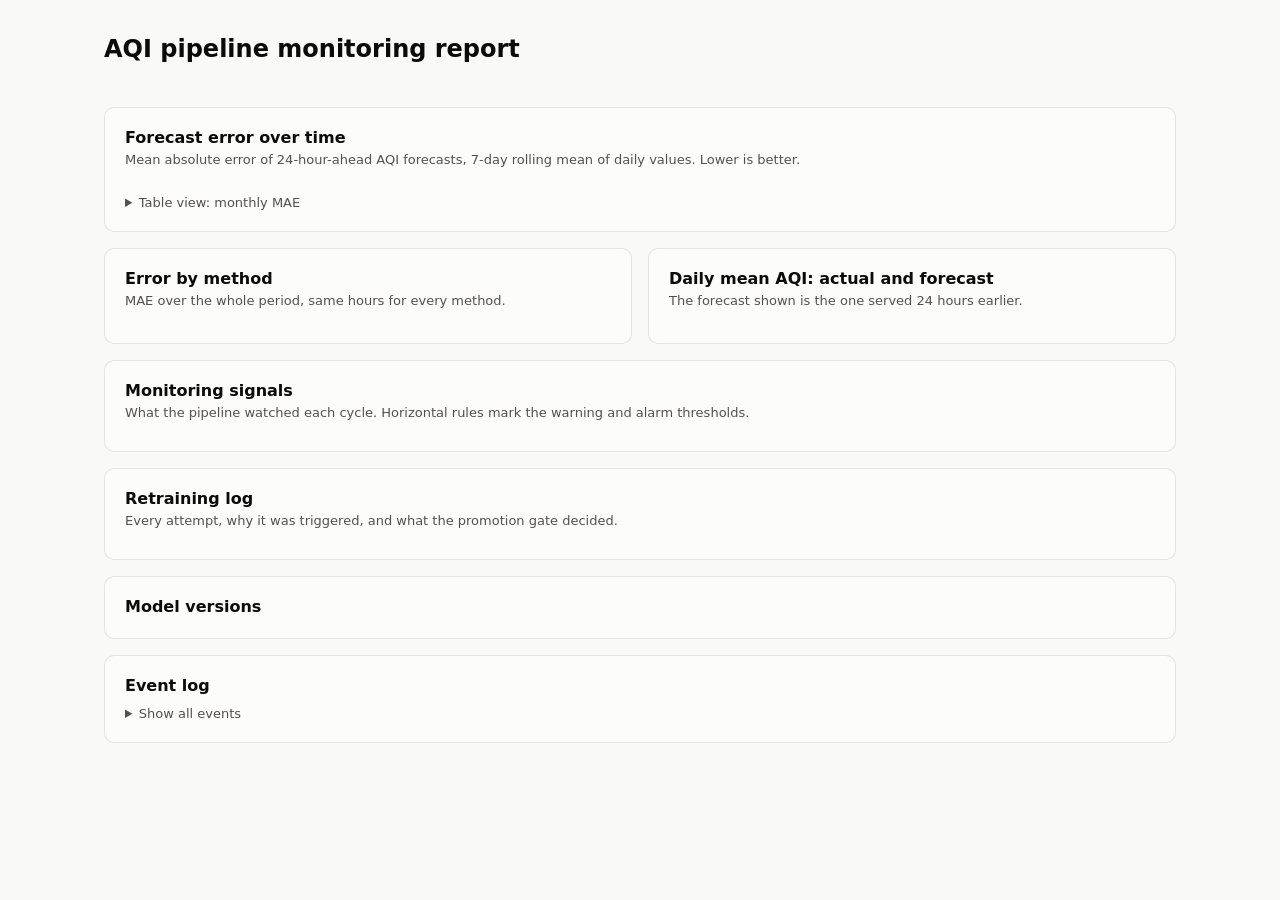
<file: src/aqi_pipeline/report_template.html>
<!doctype html>
<html lang="en">
<head>
<meta charset="utf-8">
<meta name="viewport" content="width=device-width, initial-scale=1">
<title>AQI pipeline monitoring report</title>
<style>
.viz-root {
  color-scheme: light;
  --page: #f9f9f7; --surface: #fcfcfb; --ink: #0b0b0b; --ink2: #52514e; --muted: #898781;
  --grid: #e1e0d9; --axis: #c3c2b7; --border: rgba(11,11,11,0.10);
  --s1: #2a78d6; --s2: #eb6834; --s3: #1baf7a; --quiet: #b9b8b0;
  --warn: #fab219; --critical: #d03b3b; --good: #0ca30c; --band: rgba(11,11,11,0.06);
}
@media (prefers-color-scheme: dark) {
  :root:where(:not([data-theme="light"])) .viz-root {
    color-scheme: dark;
    --page: #0d0d0d; --surface: #1a1a19; --ink: #f0efec; --ink2: #c3c2b7; --muted: #898781;
    --grid: #2c2c2a; --axis: #383835; --border: rgba(255,255,255,0.10);
    --s1: #3987e5; --s2: #d95926; --s3: #199e70; --quiet: #5a5955; --band: rgba(255,255,255,0.07);
  }
}
:root[data-theme="dark"] .viz-root {
  color-scheme: dark;
  --page: #0d0d0d; --surface: #1a1a19; --ink: #f0efec; --ink2: #c3c2b7; --muted: #898781;
  --grid: #2c2c2a; --axis: #383835; --border: rgba(255,255,255,0.10);
  --s1: #3987e5; --s2: #d95926; --s3: #199e70; --quiet: #5a5955; --band: rgba(255,255,255,0.07);
}
* { box-sizing: border-box; }
html, body { margin: 0; }
body.viz-root { background: var(--page); color: var(--ink); font: 14px/1.45 system-ui, -apple-system, "Segoe UI", sans-serif; }
main { max-width: 1120px; margin: 0 auto; padding: 32px 24px 64px; }
h1 { font-size: 24px; font-weight: 650; margin: 0 0 4px; }
h2 { font-size: 16px; font-weight: 650; margin: 0 0 2px; }
.sub { color: var(--ink2); margin: 0; }
.note { color: var(--ink2); font-size: 13px; margin: 6px 0 0; }
.banner { margin: 16px 0 0; padding: 10px 14px; border: 1px solid var(--border); border-radius: 8px; background: var(--surface); color: var(--ink2); font-size: 13px; }
.tiles { display: grid; grid-template-columns: repeat(4, 1fr); gap: 12px; margin: 20px 0; }
.tile { background: var(--surface); border: 1px solid var(--border); border-radius: 10px; padding: 14px 16px; }
.tile .label { color: var(--ink2); font-size: 13px; }
.tile .value { font-size: 30px; font-weight: 650; line-height: 1.15; margin-top: 2px; }
.tile.hero .value { font-size: 48px; }
.tile .delta { color: var(--ink2); font-size: 13px; margin-top: 2px; }
.card { background: var(--surface); border: 1px solid var(--border); border-radius: 10px; padding: 18px 20px; margin: 0 0 16px; }
.card .sub { font-size: 13px; margin-bottom: 10px; }
.legend { display: flex; flex-wrap: wrap; gap: 6px 18px; margin: 6px 0 4px; color: var(--ink2); font-size: 13px; }
.legend span { display: inline-flex; align-items: center; gap: 6px; }
.key { width: 16px; height: 0; border-top: 2px solid; display: inline-block; }
.swatch { width: 10px; height: 10px; border-radius: 2px; display: inline-block; }
.dot { width: 9px; height: 9px; border-radius: 50%; display: inline-block; border: 2px solid var(--ink2); }
.dot.fill { background: var(--ink2); }
.chart { position: relative; }
svg { display: block; width: 100%; height: auto; overflow: visible; }
svg text { fill: var(--muted); font-size: 11px; font-variant-numeric: tabular-nums; }
svg text.lab { fill: var(--ink2); }
svg text.strong { fill: var(--ink); font-weight: 600; }
.tip { position: absolute; pointer-events: none; background: var(--surface); border: 1px solid var(--border); border-radius: 8px; padding: 8px 10px; font-size: 12px; box-shadow: 0 4px 16px rgba(0,0,0,.12); min-width: 150px; display: none; z-index: 2; }
.tip .t { color: var(--ink2); margin-bottom: 4px; }
.tip .r { display: flex; align-items: center; gap: 6px; justify-content: space-between; }
.tip .r b { font-weight: 650; color: var(--ink); }
.tip .r span { color: var(--ink2); display: inline-flex; align-items: center; gap: 6px; }
table { border-collapse: collapse; width: 100%; font-size: 13px; }
th, td { text-align: left; padding: 6px 10px 6px 0; border-bottom: 1px solid var(--grid); vertical-align: top; }
th { color: var(--ink2); font-weight: 600; }
td.num, th.num { text-align: right; font-variant-numeric: tabular-nums; }
details summary { cursor: pointer; color: var(--ink2); font-size: 13px; margin-top: 8px; }
.grid2 { display: grid; grid-template-columns: 1fr 1fr; gap: 16px; }
.pill { display: inline-block; padding: 1px 8px; border-radius: 999px; border: 1px solid var(--border); font-size: 12px; color: var(--ink2); }
@media (max-width: 820px) { .tiles { grid-template-columns: 1fr 1fr; } .grid2 { grid-template-columns: 1fr; } }
</style>
</head>
<body class="viz-root">
<main>
  <h1>AQI pipeline monitoring report</h1>
  <p class="sub" id="subtitle"></p>
  <div class="banner" id="banner" hidden></div>
  <div class="tiles" id="tiles"></div>

  <div class="card">
    <h2>Forecast error over time</h2>
    <p class="sub">Mean absolute error of 24-hour-ahead AQI forecasts, 7-day rolling mean of daily values. Lower is better.</p>
    <div class="legend" id="errLegend"></div>
    <div class="chart" id="errChart"></div>
    <div class="legend" id="laneLegend"></div>
    <details><summary>Table view: monthly MAE</summary><div id="monthlyTable"></div></details>
  </div>

  <div class="grid2">
    <div class="card">
      <h2>Error by method</h2>
      <p class="sub">MAE over the whole period, same hours for every method.</p>
      <div class="chart" id="barChart"></div>
    </div>
    <div class="card">
      <h2>Daily mean AQI: actual and forecast</h2>
      <p class="sub">The forecast shown is the one served 24 hours earlier.</p>
      <div class="legend" id="aqiLegend"></div>
      <div class="chart" id="aqiChart"></div>
    </div>
  </div>

  <div class="card">
    <h2>Monitoring signals</h2>
    <p class="sub">What the pipeline watched each cycle. Horizontal rules mark the warning and alarm thresholds.</p>
    <div class="chart" id="sigChart"></div>
  </div>

  <div class="card">
    <h2>Retraining log</h2>
    <p class="sub">Every attempt, why it was triggered, and what the promotion gate decided.</p>
    <div id="retrainTable"></div>
  </div>

  <div class="card">
    <h2>Model versions</h2>
    <div id="versionTable"></div>
  </div>

  <div class="card">
    <h2>Event log</h2>
    <details><summary>Show all events</summary><div id="eventTable"></div></details>
  </div>
</main>
<script id="report-data" type="application/json">__DATA__</script>
<script>
(function () {
  const D = JSON.parse(document.getElementById('report-data').textContent);
  const NS = 'http://www.w3.org/2000/svg';
  const $ = (id) => document.getElementById(id);
  const el = (tag, attrs, parent, text) => {
    const n = document.createElementNS(NS, tag);
    for (const k in attrs) n.setAttribute(k, attrs[k]);
    if (text != null) n.textContent = text;
    if (parent) parent.appendChild(n);
    return n;
  };
  const h = (tag, cls, parent, text) => {
    const n = document.createElement(tag);
    if (cls) n.className = cls;
    if (text != null) n.textContent = text;
    if (parent) parent.appendChild(n);
    return n;
  };
  const day = (s) => Date.parse(String(s).slice(0, 10) + 'T00:00:00Z');
  const fmtDate = (t) => new Date(t).toISOString().slice(0, 10);
  const MONTHS = ['Jan','Feb','Mar','Apr','May','Jun','Jul','Aug','Sep','Oct','Nov','Dec'];
  const fmt = (v, d) => (v == null || isNaN(v)) ? '–' : Number(v).toFixed(d == null ? 1 : d);
  const css = (name) => 'var(' + name + ')';

  function rolling(values, w) {
    return values.map((_, i) => {
      const part = values.slice(Math.max(0, i - w + 1), i + 1).filter((v) => v != null);
      return part.length >= Math.min(3, w) ? part.reduce((a, b) => a + b, 0) / part.length : null;
    });
  }
  function niceTicks(max, n) {
    const raw = max / n, mag = Math.pow(10, Math.floor(Math.log10(raw)));
    const step = [1, 2, 2.5, 5, 10].map((m) => m * mag).find((s) => s >= raw);
    const out = [0];
    while (out[out.length - 1] < max - 1e-9) out.push(+(out[out.length - 1] + step).toFixed(6));
    return out;
  }
  function monthTicks(t0, t1) {
    const out = [], d = new Date(t0);
    d.setUTCDate(1);
    while (d.getTime() <= t1) {
      if (d.getTime() >= t0) out.push(d.getTime());
      d.setUTCMonth(d.getUTCMonth() + 1);
    }
    return out;
  }
  function pathOf(xs, ys, X, Y) {
    let d = '', pen = false;
    for (let i = 0; i < xs.length; i++) {
      if (ys[i] == null) { pen = false; continue; }
      d += (pen ? 'L' : 'M') + X(xs[i]).toFixed(1) + ' ' + Y(ys[i]).toFixed(1);
      pen = true;
    }
    return d;
  }

  /* A time-series panel: lines, optional threshold rules, crosshair tooltip. */
  function linePanel(svg, box, xs, series, opt) {
    const t0 = opt.t0, t1 = opt.t1;
    const X = (t) => box.x + (t - t0) / (t1 - t0) * box.w;
    let max = opt.max || 0;
    if (!opt.max) series.forEach((s) => s.values.forEach((v) => { if (v != null && v > max) max = v; }));
    (opt.rules || []).forEach((r) => { if (r.value > max) max = r.value; });
    if (opt.cap) max = Math.min(max, opt.cap);
    const ticks = niceTicks(max, opt.ticks || 4);
    const top = ticks[ticks.length - 1];
    const Y = (v) => box.y + box.h - Math.min(v, top) / top * box.h;
    ticks.forEach((v) => {
      el('line', { x1: box.x, x2: box.x + box.w, y1: Y(v), y2: Y(v), stroke: css(v === 0 ? '--axis' : '--grid'), 'stroke-width': 1 }, svg);
      el('text', { x: box.x - 8, y: Y(v) + 4, 'text-anchor': 'end' }, svg, String(v));
    });
    if (opt.title) el('text', { x: box.x, y: box.y - 8, class: 'lab' }, svg, opt.title);
    let lastLabelY = Infinity;
    (opt.rules || []).slice().sort((a, b) => a.value - b.value).forEach((r) => {
      el('line', { x1: box.x, x2: box.x + box.w, y1: Y(r.value), y2: Y(r.value), stroke: css(r.color), 'stroke-width': 1 }, svg);
      const ly = Math.min(Y(r.value) + 4, lastLabelY - 13);
      el('text', { x: box.x + box.w + 6, y: ly, class: 'lab' }, svg, r.label);
      lastLabelY = ly;
    });
    series.forEach((s) => {
      el('path', { d: pathOf(xs, s.values, X, Y), fill: 'none', stroke: css(s.color), 'stroke-width': 2, 'stroke-linejoin': 'round', 'stroke-linecap': 'round' }, svg);
    });
    if (opt.endLabels) {
      const ends = series.map((s) => {
        let i = s.values.length - 1;
        while (i > 0 && s.values[i] == null) i--;
        return { s, i, y: Y(s.values[i]) };
      }).sort((a, b) => a.y - b.y);
      ends.forEach((e) => {
        el('circle', { cx: X(xs[e.i]), cy: e.y, r: 4, fill: css(e.s.color), stroke: css('--surface'), 'stroke-width': 2 }, svg);
      });
    }
    return { X, Y, top };
  }
  function xAxis(svg, box, t0, t1, X) {
    let lastEnd = -Infinity;
    monthTicks(t0, t1).forEach((t) => {
      const d = new Date(t);
      el('line', { x1: X(t), x2: X(t), y1: box.y + box.h, y2: box.y + box.h + 4, stroke: css('--axis') }, svg);
      const label = MONTHS[d.getUTCMonth()] + (d.getUTCMonth() === 0 ? ' ' + d.getUTCFullYear() : '');
      const x = X(t) + 3, width = label.length * 6.2;
      if (x < lastEnd + 8 || x + width > box.x + box.w + 30) return;
      el('text', { x, y: box.y + box.h + 16 }, svg, label);
      lastEnd = x + width;
    });
  }
  function attachHover(host, svg, W, H, box, xs, X, rows, panels) {
    const tip = h('div', 'tip', host);
    const hair = el('line', { y1: panels.y0, y2: panels.y1, stroke: css('--muted'), 'stroke-width': 1, visibility: 'hidden' }, svg);
    const hit = el('rect', { x: box.x, y: panels.y0, width: box.w, height: panels.y1 - panels.y0, fill: 'transparent', tabindex: 0 }, svg);
    function show(i) {
      const x = X(xs[i]);
      hair.setAttribute('x1', x); hair.setAttribute('x2', x); hair.setAttribute('visibility', 'visible');
      tip.textContent = '';
      h('div', 't', tip, fmtDate(xs[i]));
      rows(i).forEach((r) => {
        const row = h('div', 'r', tip);
        const name = h('span', null, row);
        if (r.color) { const k = h('i', 'key', name); k.style.borderColor = css(r.color); }
        name.appendChild(document.createTextNode(r.name));
        h('b', null, row, r.value);
      });
      tip.style.display = 'block';
      const scale = svg.getBoundingClientRect().width / W;
      const left = x * scale + 14, wTip = tip.offsetWidth;
      tip.style.left = (left + wTip > svg.getBoundingClientRect().width ? x * scale - wTip - 14 : left) + 'px';
      tip.style.top = (panels.y0 * scale) + 'px';
    }
    function hide() { tip.style.display = 'none'; hair.setAttribute('visibility', 'hidden'); }
    let cur = xs.length - 1;
    hit.addEventListener('pointermove', (ev) => {
      const r = svg.getBoundingClientRect();
      const t = (ev.clientX - r.left) / r.width * W;
      let best = 0, bd = Infinity;
      xs.forEach((v, i) => { const d = Math.abs(X(v) - t); if (d < bd) { bd = d; best = i; } });
      cur = best; show(best);
    });
    hit.addEventListener('pointerleave', hide);
    hit.addEventListener('focus', () => show(cur));
    hit.addEventListener('blur', hide);
    hit.addEventListener('keydown', (ev) => {
      if (ev.key === 'ArrowLeft') { cur = Math.max(0, cur - 1); show(cur); }
      if (ev.key === 'ArrowRight') { cur = Math.min(xs.length - 1, cur + 1); show(cur); }
    });
  }
  function legend(host, items) {
    items.forEach((it) => {
      const s = h('span', null, host);
      const k = h('i', it.kind || 'key', s);
      if ((it.kind || 'key') === 'key') k.style.borderColor = css(it.color);
      else if (it.kind === 'swatch') k.style.background = css(it.color);
      s.appendChild(document.createTextNode(it.name));
    });
  }
  function table(host, cols, rows) {
    const t = h('table', null, host), head = h('tr', null, h('thead', null, t)), body = h('tbody', null, t);
    cols.forEach((c) => h('th', c.num ? 'num' : null, head, c.name));
    rows.forEach((r) => { const tr = h('tr', null, body); cols.forEach((c) => h('td', c.num ? 'num' : null, tr, c.get(r))); });
  }

  /* ---------- header and tiles ---------- */
  const cmp = D.comparison || {};
  const P = cmp.pipeline || {};
  $('subtitle').textContent = D.location + ' · ' + D.period.production_start.slice(0, 10) + ' to ' + D.period.production_end.slice(0, 10) + ' · generated ' + D.generated_at;
  if (D.simulated) {
    $('banner').hidden = false;
    $('banner').textContent = 'Simulated data. The station, its readings and the injected events are synthetic; the numbers show how the pipeline behaves, not real air quality.';
  }
  const tiles = $('tiles');
  function tile(label, value, delta, hero) {
    const t = h('div', 'tile' + (hero ? ' hero' : ''), tiles);
    h('div', 'label', t, label); h('div', 'value', t, value); if (delta) h('div', 'delta', t, delta);
  }
  const vs = cmp.scheduled ? ((1 - P.mae / cmp.scheduled.mae) * 100).toFixed(0) + '% lower than fixed-schedule retraining' : (cmp.persistence ? 'persistence: ' + fmt(cmp.persistence.mae) : '');
  tile('Forecast MAE (AQI points)', fmt(P.mae), vs, true);
  tile('AQI category predicted correctly', P.category_accuracy != null ? (P.category_accuracy * 100).toFixed(0) + '%' : '–', P.category_within_one != null ? (P.category_within_one * 100).toFixed(0) + '% within one category' : '');
  tile('Retraining attempts', String(D.retraining.attempts), D.retraining.promotions + ' promoted · ' + D.retraining.rejected + ' rejected · ' + D.retraining.rollbacks + ' rolled back');
  tile('Hours in safe mode', D.scored_hours ? ((D.safe_mode_hours / D.scored_hours) * 100).toFixed(0) + '%' : '–', 'persistence served instead of the model');

  /* ---------- error over time with lanes ---------- */
  const days = D.daily.map((r) => day(r.date));
  const t0 = days[0], t1 = days[days.length - 1];
  const hasBase = D.daily.some((r) => r.scheduled != null);
  const errSeries = [{ key: 'pipeline', name: 'This pipeline', color: '--s1' }]
    .concat(hasBase ? [{ key: 'scheduled', name: 'Fixed monthly retraining', color: '--s2' }] : [])
    .concat([{ key: 'persistence', name: 'Persistence (tomorrow = today)', color: '--s3' }]);
  errSeries.forEach((s) => { s.values = rolling(D.daily.map((r) => r[s.key]), 7); });
  legend($('errLegend'), errSeries);
  (function () {
    const W = 1080, lanes = [
      { name: 'Live model', items: D.version_spans.map((v) => ({ a: day(v.start), b: day(v.end), label: v.version, alt: true })) },
      { name: 'Safe mode', items: D.safe_spans.map((v) => ({ a: day(v.start), b: day(v.end) })), solid: true },
      { name: 'Hold (bad data)', items: D.hold_spans.map((v) => ({ a: day(v.start), b: day(v.end) })), solid: true },
    ].filter((l) => l.items.length);
    const inj = (D.injected_events || []).map((e, i) => ({ n: i + 1, a: day(e.start), b: e.end ? day(e.end) : null, label: e.label || e.type, start: e.start, end: e.end }));
    const box = { x: 44, y: 16, w: W - 44 - 150, h: 250 };
    const laneH = 22, laneY0 = box.y + box.h + 34 + (inj.length ? laneH : 0);
    const H = laneY0 + (lanes.length + 1) * laneH + 12;
    const svg = el('svg', { viewBox: '0 0 ' + W + ' ' + H, role: 'img', 'aria-label': 'Forecast error over time by method, with events and model versions' }, $('errChart'));
    const sc = linePanel(svg, box, days, errSeries, { t0, t1, endLabels: true, ticks: 5 });
    xAxis(svg, box, t0, t1, sc.X);
    // direct end labels, nudged apart with leader-free spacing
    const ends = errSeries.map((s) => { let i = s.values.length - 1; while (i > 0 && s.values[i] == null) i--; return { s, y: sc.Y(s.values[i]) }; }).sort((a, b) => a.y - b.y);
    for (let i = 1; i < ends.length; i++) if (ends[i].y - ends[i - 1].y < 14) ends[i].y = ends[i - 1].y + 14;
    ends.forEach((e) => el('text', { x: box.x + box.w + 10, y: e.y + 4, class: 'lab' }, svg, e.s.name.split(' (')[0]));
    if (inj.length) {
      const iy = laneY0 - laneH;
      el('text', { x: box.x + box.w + 10, y: iy + laneH / 2 + 4, class: 'lab' }, svg, 'Injected events');
      let lastX = -Infinity;
      inj.forEach((e) => {
        const x0 = sc.X(e.a), x = Math.max(x0, lastX + 18);
        lastX = x;
        if (e.b) el('rect', { x, y: iy + 8, width: Math.max(sc.X(e.b) - x, 3), height: 6, rx: 3, fill: css('--quiet') }, svg);
        else el('path', { d: 'M' + x + ' ' + (iy + 11) + 'H' + (box.x + box.w), stroke: css('--quiet'), 'stroke-width': 2 }, svg);
        el('circle', { cx: x, cy: iy + 11, r: 8, fill: css('--surface'), stroke: css('--ink2'), 'stroke-width': 1.5 }, svg);
        el('text', { x, y: iy + 15, 'text-anchor': 'middle', class: 'strong' }, svg, String(e.n));
      });
      const list = h('div', 'note', $('errChart').parentNode);
      list.textContent = 'Injected events: ' + inj.map((e) => e.n + ' ' + e.label + ' (' + e.start.slice(0, 10) + (e.end ? ' to ' + e.end.slice(0, 10) : ' onwards') + ')').join(' · ');
      $('errChart').parentNode.insertBefore(list, $('laneLegend').nextSibling);
    }
    // retraining markers on their own lane, first
    const ry = laneY0 + laneH / 2;
    el('text', { x: box.x + box.w + 10, y: ry + 4, class: 'lab' }, svg, 'Retraining');
    D.retrain_log.forEach((r) => {
      const x = sc.X(day(r.date));
      if (r.outcome === 'promoted') el('circle', { cx: x, cy: ry, r: 5, fill: css('--ink2'), stroke: css('--surface'), 'stroke-width': 2 }, svg);
      else el('circle', { cx: x, cy: ry, r: 4, fill: css('--surface'), stroke: css('--ink2'), 'stroke-width': 2 }, svg);
      el('title', {}, svg.lastChild, r.date + ': ' + r.outcome + ' (' + r.trigger + ')');
    });
    D.rollbacks.forEach((r) => {
      const x = sc.X(day(r.date));
      el('path', { d: 'M' + (x - 5) + ' ' + (ry - 5) + 'L' + (x + 5) + ' ' + (ry + 5) + 'M' + (x + 5) + ' ' + (ry - 5) + 'L' + (x - 5) + ' ' + (ry + 5), stroke: css('--critical'), 'stroke-width': 2.5, 'stroke-linecap': 'round' }, svg);
    });
    lanes.forEach((lane, li) => {
      const y = laneY0 + (li + 1) * laneH;
      el('text', { x: box.x + box.w + 10, y: y + laneH / 2 + 4, class: 'lab' }, svg, lane.name);
      lane.items.forEach((it, k) => {
        const x = sc.X(Math.max(it.a, t0)), w = Math.max(sc.X(Math.min(it.b, t1)) - x - 2, 3);
        el('rect', { x, y: y + 4, width: w, height: laneH - 8, rx: 3, fill: css(lane.solid ? '--quiet' : (it.alt && k % 2 ? '--band' : '--grid')) }, svg);
        if (it.label && w > it.label.length * 6.2 + 8) el('text', { x: x + 5, y: y + laneH / 2 + 4, class: 'lab' }, svg, it.label);
        else if (it.label) el('title', {}, svg.lastChild, it.label);
      });
    });
    attachHover($('errChart'), svg, W, H, box, days, sc.X, (i) => errSeries.map((s) => ({ name: s.name.split(' (')[0], color: s.color, value: fmt(s.values[i]) })).concat([{ name: 'Live model', value: D.daily[i].champion || '–' }]), { y0: box.y, y1: laneY0 + (lanes.length + 1) * laneH });
    legend($('laneLegend'), [{ kind: 'dot fill', name: 'Retrained and promoted' }, { kind: 'dot', name: 'Retrained, challenger rejected' }].concat(D.rollbacks.length ? [{ kind: 'swatch', color: '--critical', name: 'Rollback (×)' }] : []));
    const cols = [{ name: 'Month', get: (r) => r.month }, { name: 'Mean AQI', num: true, get: (r) => fmt(r.mean_aqi, 0) }, { name: 'This pipeline', num: true, get: (r) => fmt(r.pipeline) }]
      .concat(hasBase ? [{ name: 'Fixed monthly', num: true, get: (r) => fmt(r.scheduled) }, { name: 'Never retrained', num: true, get: (r) => fmt(r.static) }] : [])
      .concat([{ name: 'Persistence', num: true, get: (r) => fmt(r.persistence) }]);
    table($('monthlyTable'), cols, D.monthly_mae);
  })();

  /* ---------- bars: error by method ---------- */
  (function () {
    const items = [['pipeline', 'This pipeline'], ['scheduled', 'Fixed monthly retraining'], ['persistence', 'Persistence'], ['static', 'Never retrained']]
      .filter((k) => cmp[k[0]]).map((k) => ({ name: k[1], v: cmp[k[0]].mae, hi: k[0] === 'pipeline' }));
    const W = 520, rowH = 44, x0 = 170, H = items.length * rowH + 8, max = Math.max.apply(null, items.map((i) => i.v));
    const svg = el('svg', { viewBox: '0 0 ' + W + ' ' + H, role: 'img', 'aria-label': 'Mean absolute error by method' }, $('barChart'));
    el('line', { x1: x0, x2: x0, y1: 0, y2: H, stroke: css('--axis') }, svg);
    items.forEach((it, i) => {
      const y = i * rowH + rowH / 2 + 4, w = it.v / max * (W - x0 - 60);
      el('text', { x: x0 - 10, y: y + 4, 'text-anchor': 'end', class: 'lab' }, svg, it.name);
      const bar = el('path', { d: 'M' + x0 + ' ' + (y - 9) + 'h' + (w - 4) + 'a4 4 0 0 1 4 4v10a4 4 0 0 1 -4 4h' + (-(w - 4)) + 'z', fill: css(it.hi ? '--s1' : '--quiet'), tabindex: 0 }, svg);
      el('title', {}, bar, it.name + ': MAE ' + fmt(it.v, 2));
      el('text', { x: x0 + w + 8, y: y + 4, class: 'strong' }, svg, fmt(it.v));
    });
  })();

  /* ---------- actual vs forecast AQI ---------- */
  (function () {
    const W = 520, H = 230, box = { x: 40, y: 14, w: W - 40 - 14, h: 176 };
    const series = [{ name: 'Actual', color: '--quiet', values: D.daily.map((r) => r.y) }, { name: 'Forecast', color: '--s1', values: D.daily.map((r) => r.forecast) }];
    legend($('aqiLegend'), series);
    const svg = el('svg', { viewBox: '0 0 ' + W + ' ' + H, role: 'img', 'aria-label': 'Daily mean AQI, actual and forecast' }, $('aqiChart'));
    const sc = linePanel(svg, box, days, series, { t0, t1, ticks: 5 });
    xAxis(svg, box, t0, t1, sc.X);
    attachHover($('aqiChart'), svg, W, H, box, days, sc.X, (i) => series.map((s) => ({ name: s.name, color: s.color, value: fmt(s.values[i], 0) })), { y0: box.y, y1: box.y + box.h });
  })();

  /* ---------- monitoring signals: small multiples, shared x ---------- */
  (function () {
    const cyc = D.cycles, xs = cyc.map((c) => day(c.date));
    const W = 1080, ph = 96, gap = 44, x0 = 44, w = W - 44 - 150;
    const panels = [
      { title: 'Accuracy ratio (error / expected error)', key: 'ratio', color: '--s1', cap: 4, rules: [{ value: D.thresholds.perf_warn, color: '--warn', label: 'warning ' + D.thresholds.perf_warn }, { value: D.thresholds.perf_critical, color: '--critical', label: 'alarm ' + D.thresholds.perf_critical }] },
      { title: 'Input drift score (share of model reliance on drifted inputs)', key: 'drift', color: '--s1', rules: [{ value: D.thresholds.drift_warn, color: '--warn', label: 'warning ' + D.thresholds.drift_warn }, { value: D.thresholds.drift_alert, color: '--critical', label: 'alarm ' + D.thresholds.drift_alert }] },
      { title: 'Accumulated excess error (CUSUM)', key: 'cusum', color: '--s1', rules: [{ value: D.thresholds.cusum_alarm, color: '--critical', label: 'alarm ' + D.thresholds.cusum_alarm }] },
    ];
    const H = panels.length * (ph + gap) + 6;
    const svg = el('svg', { viewBox: '0 0 ' + W + ' ' + H, role: 'img', 'aria-label': 'Monitoring signals per cycle' }, $('sigChart'));
    let X = null;
    panels.forEach((p, i) => {
      const box = { x: x0, y: 22 + i * (ph + gap), w, h: ph };
      const sc = linePanel(svg, box, xs, [{ color: p.color, values: cyc.map((c) => c[p.key]) }], { t0, t1, title: p.title, rules: p.rules, cap: p.cap, ticks: 3 });
      xAxis(svg, box, t0, t1, sc.X); X = sc.X;
    });
    attachHover($('sigChart'), svg, W, H, { x: x0, w }, xs, X, (i) => [
      { name: 'Accuracy ratio', value: fmt(cyc[i].ratio, 2) }, { name: 'Drift score', value: fmt(cyc[i].drift, 2) },
      { name: 'CUSUM', value: fmt(cyc[i].cusum, 2) }, { name: 'Decision', value: cyc[i].action }, { name: 'Live model', value: cyc[i].champion },
    ], { y0: 22, y1: H - gap + 8 });
  })();

  /* ---------- tables ---------- */
  table($('retrainTable'), [
    { name: 'Date', get: (r) => r.date }, { name: 'Trigger', get: (r) => r.trigger }, { name: 'Outcome', get: (r) => r.outcome + (r.version ? ' ' + r.version : '') },
    { name: 'Champion MAE', num: true, get: (r) => fmt(r.champion_mae) }, { name: 'Best challenger', get: (r) => r.best }, { name: 'Challenger MAE', num: true, get: (r) => fmt(r.best_mae) },
    { name: 'P(better)', num: true, get: (r) => fmt(r.prob, 2) }, { name: 'Trials', num: true, get: (r) => String(r.trials) },
  ], D.retrain_log);
  table($('versionTable'), [
    { name: 'Version', get: (r) => r.version }, { name: 'Stage', get: (r) => r.stage }, { name: 'Trained', get: (r) => String(r.trained_at).slice(0, 10) },
    { name: 'Trigger', get: (r) => r.trigger }, { name: 'Model', get: (r) => r.kind }, { name: 'Data strategy', get: (r) => r.strategy },
    { name: 'Training rows', num: true, get: (r) => String(r.n_train_rows) }, { name: 'Validation MAE', num: true, get: (r) => fmt(r.val_mae) },
    { name: 'Expected error vs persistence', num: true, get: (r) => fmt(r.ref_rel_mae, 2) },
  ], D.versions);
  table($('eventTable'), [{ name: 'Time', get: (r) => r.ts.slice(0, 10) }, { name: 'Kind', get: (r) => r.kind }, { name: 'Message', get: (r) => r.message }], D.events);
})();
</script>
</body>
</html>
</file>
